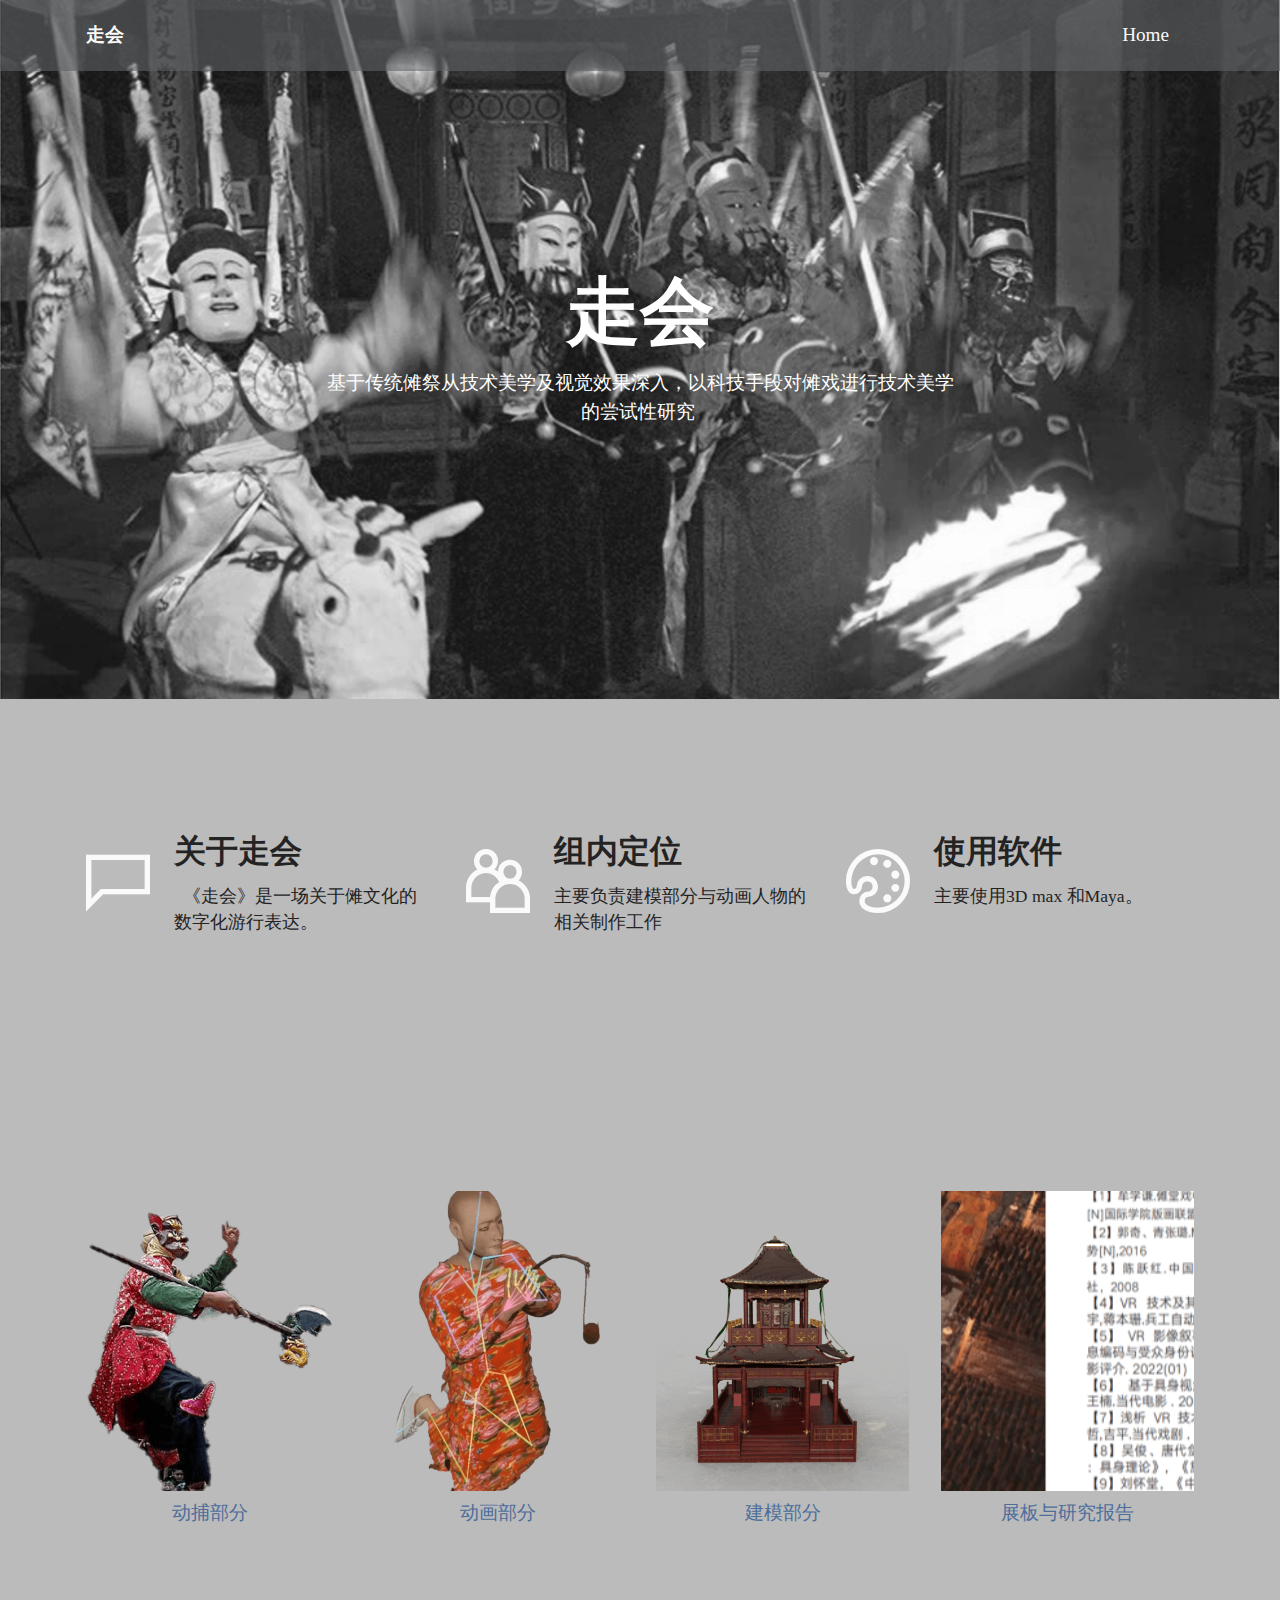
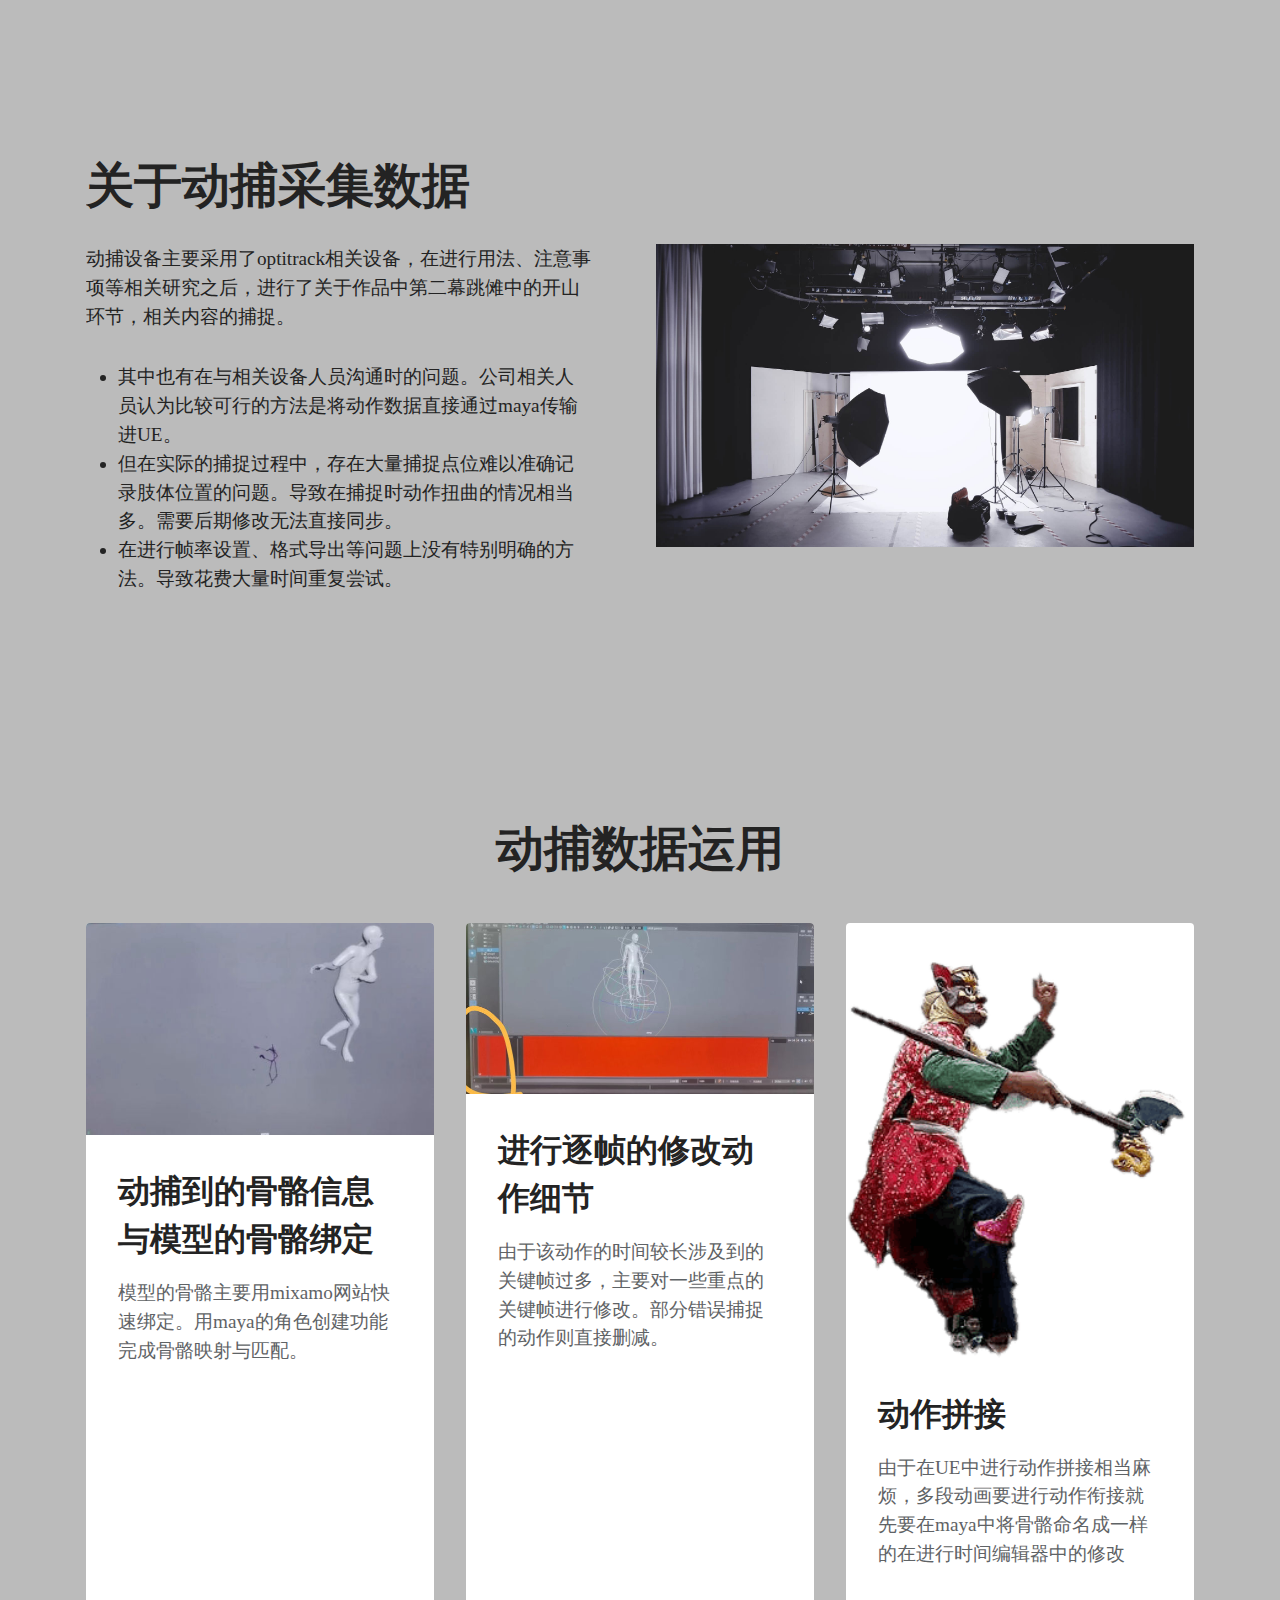
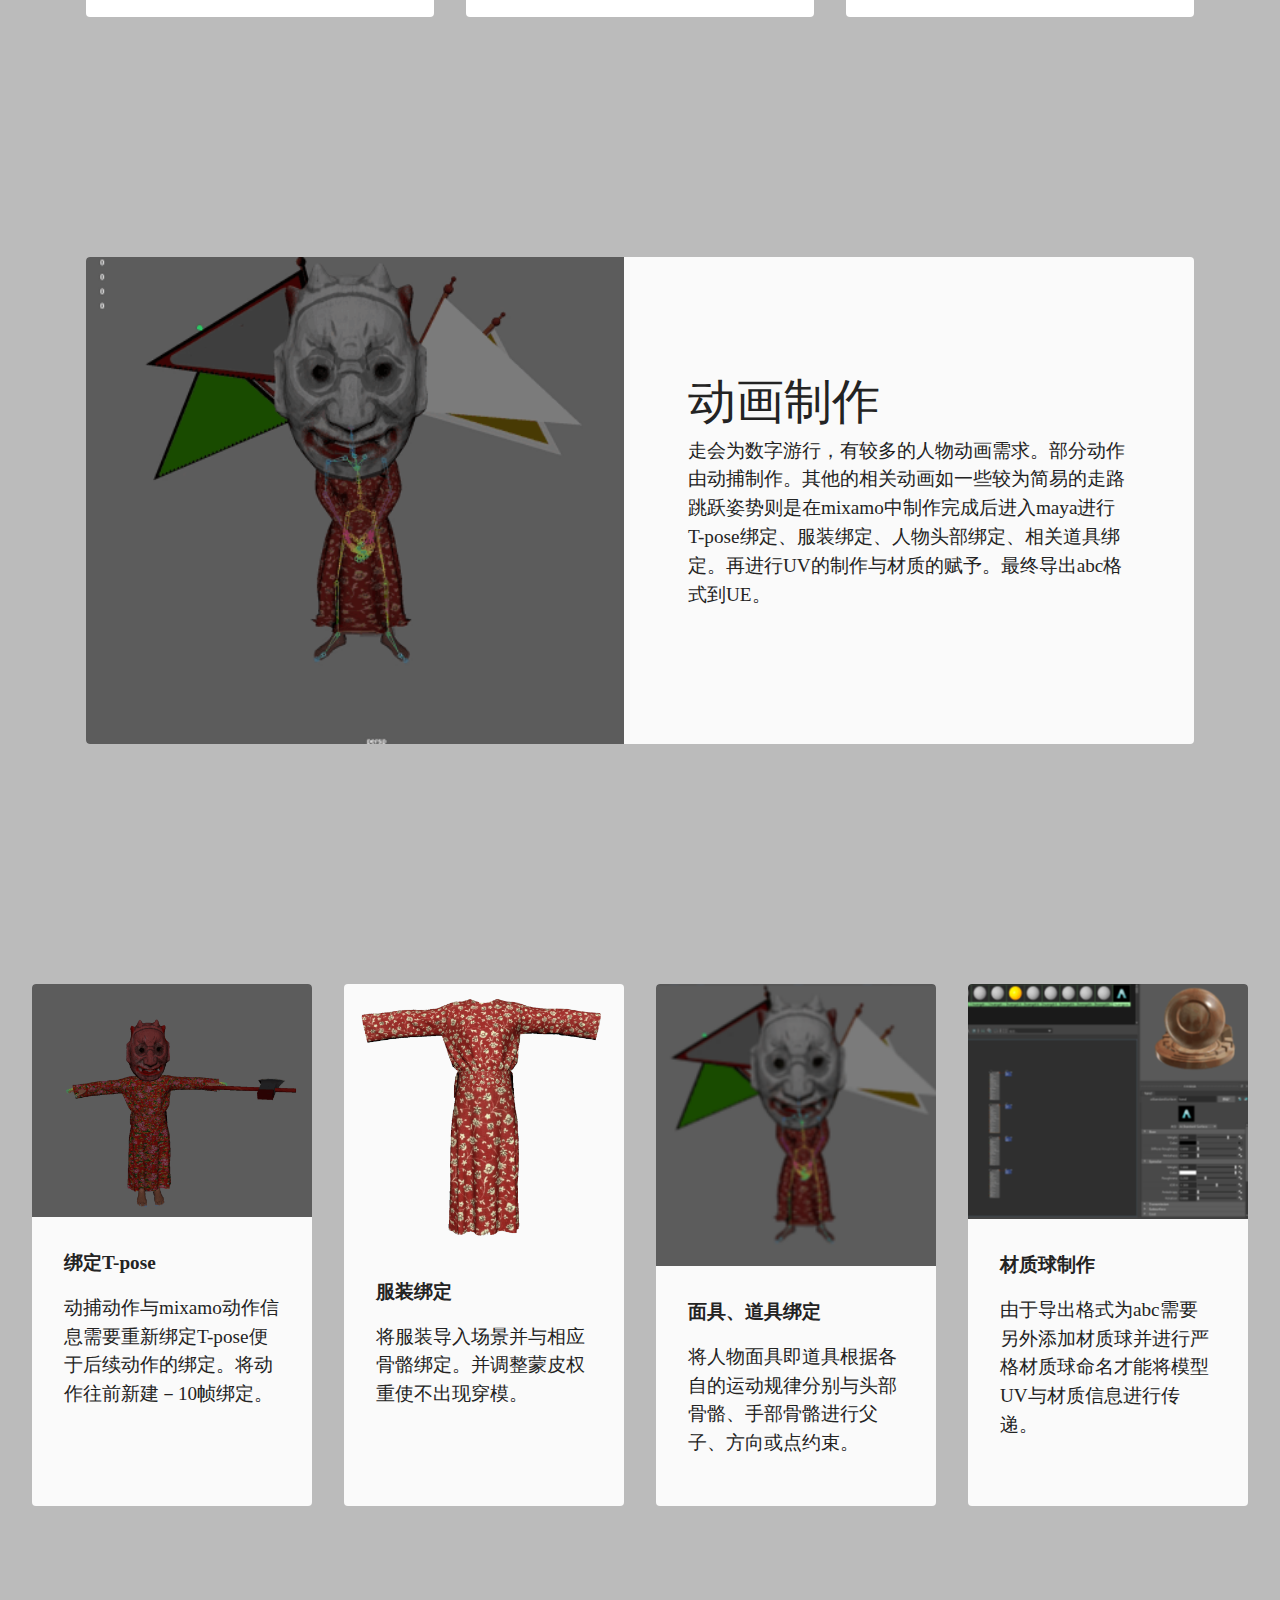
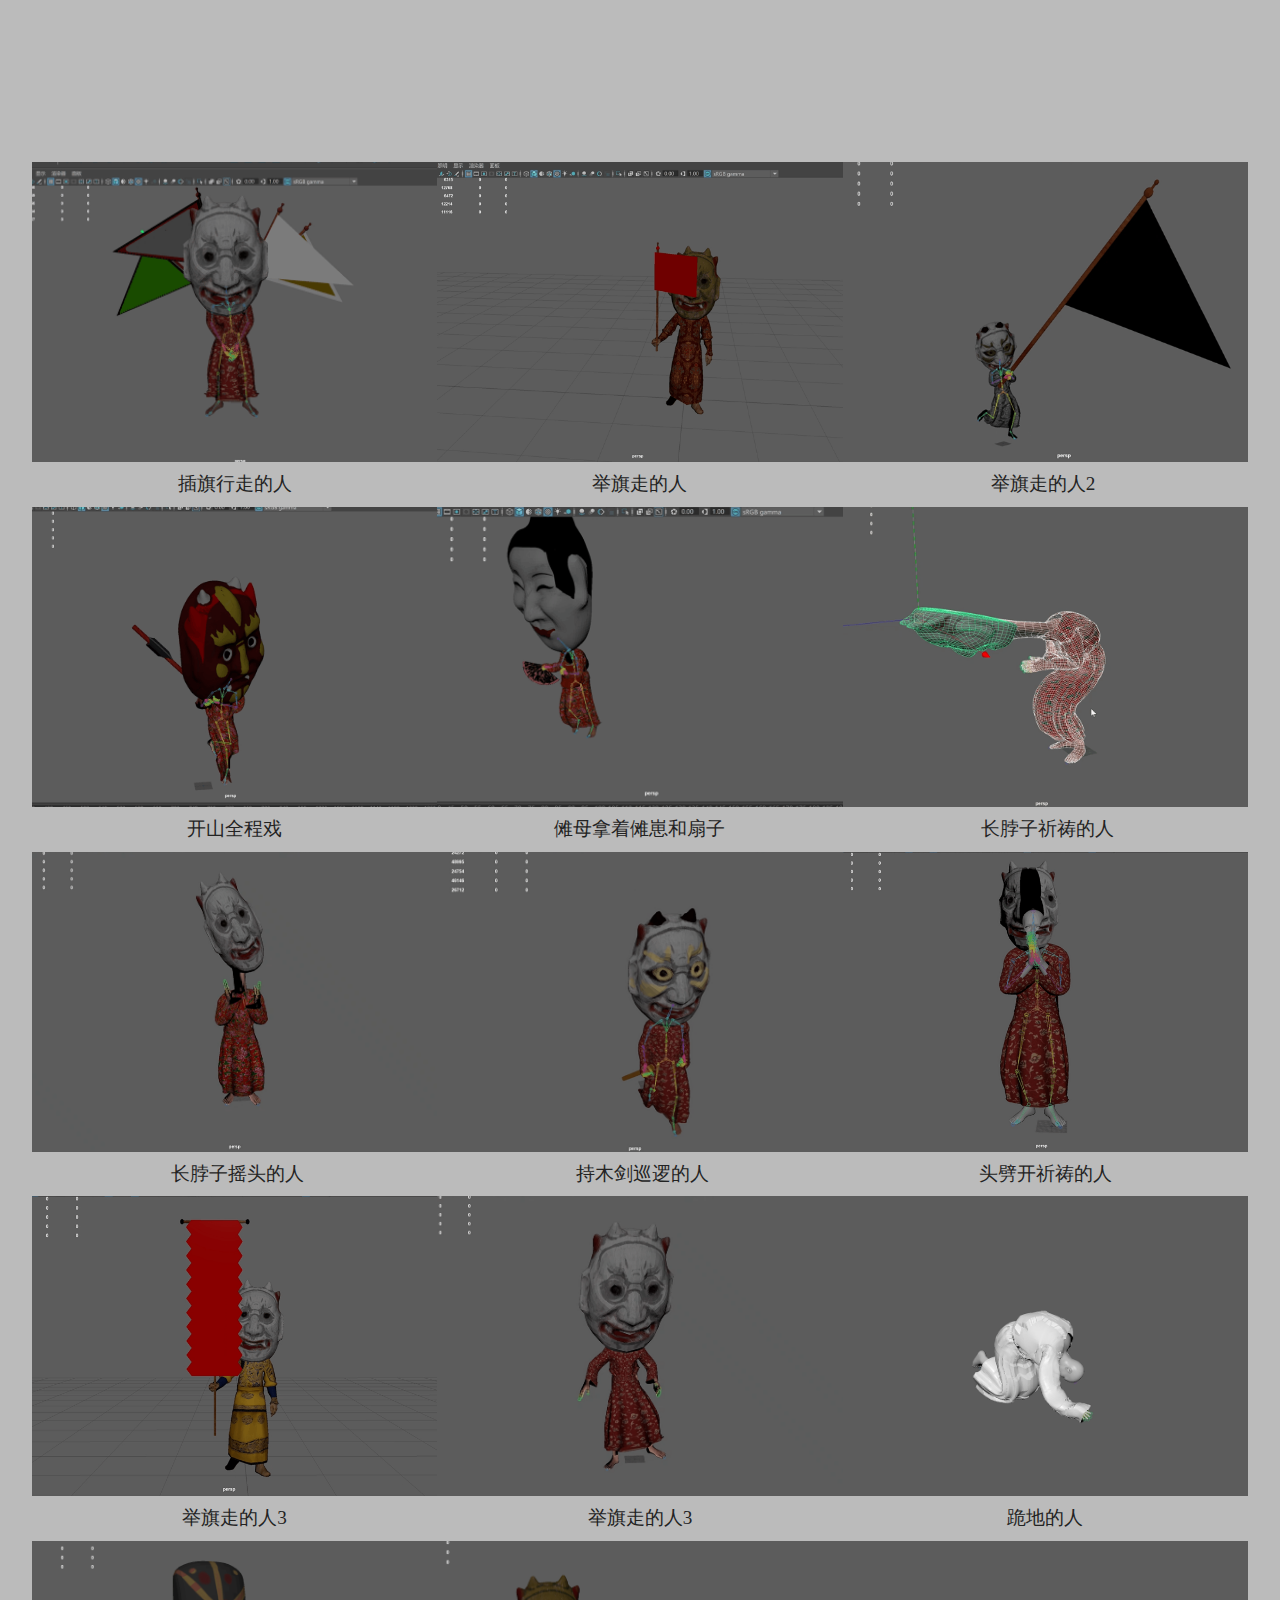
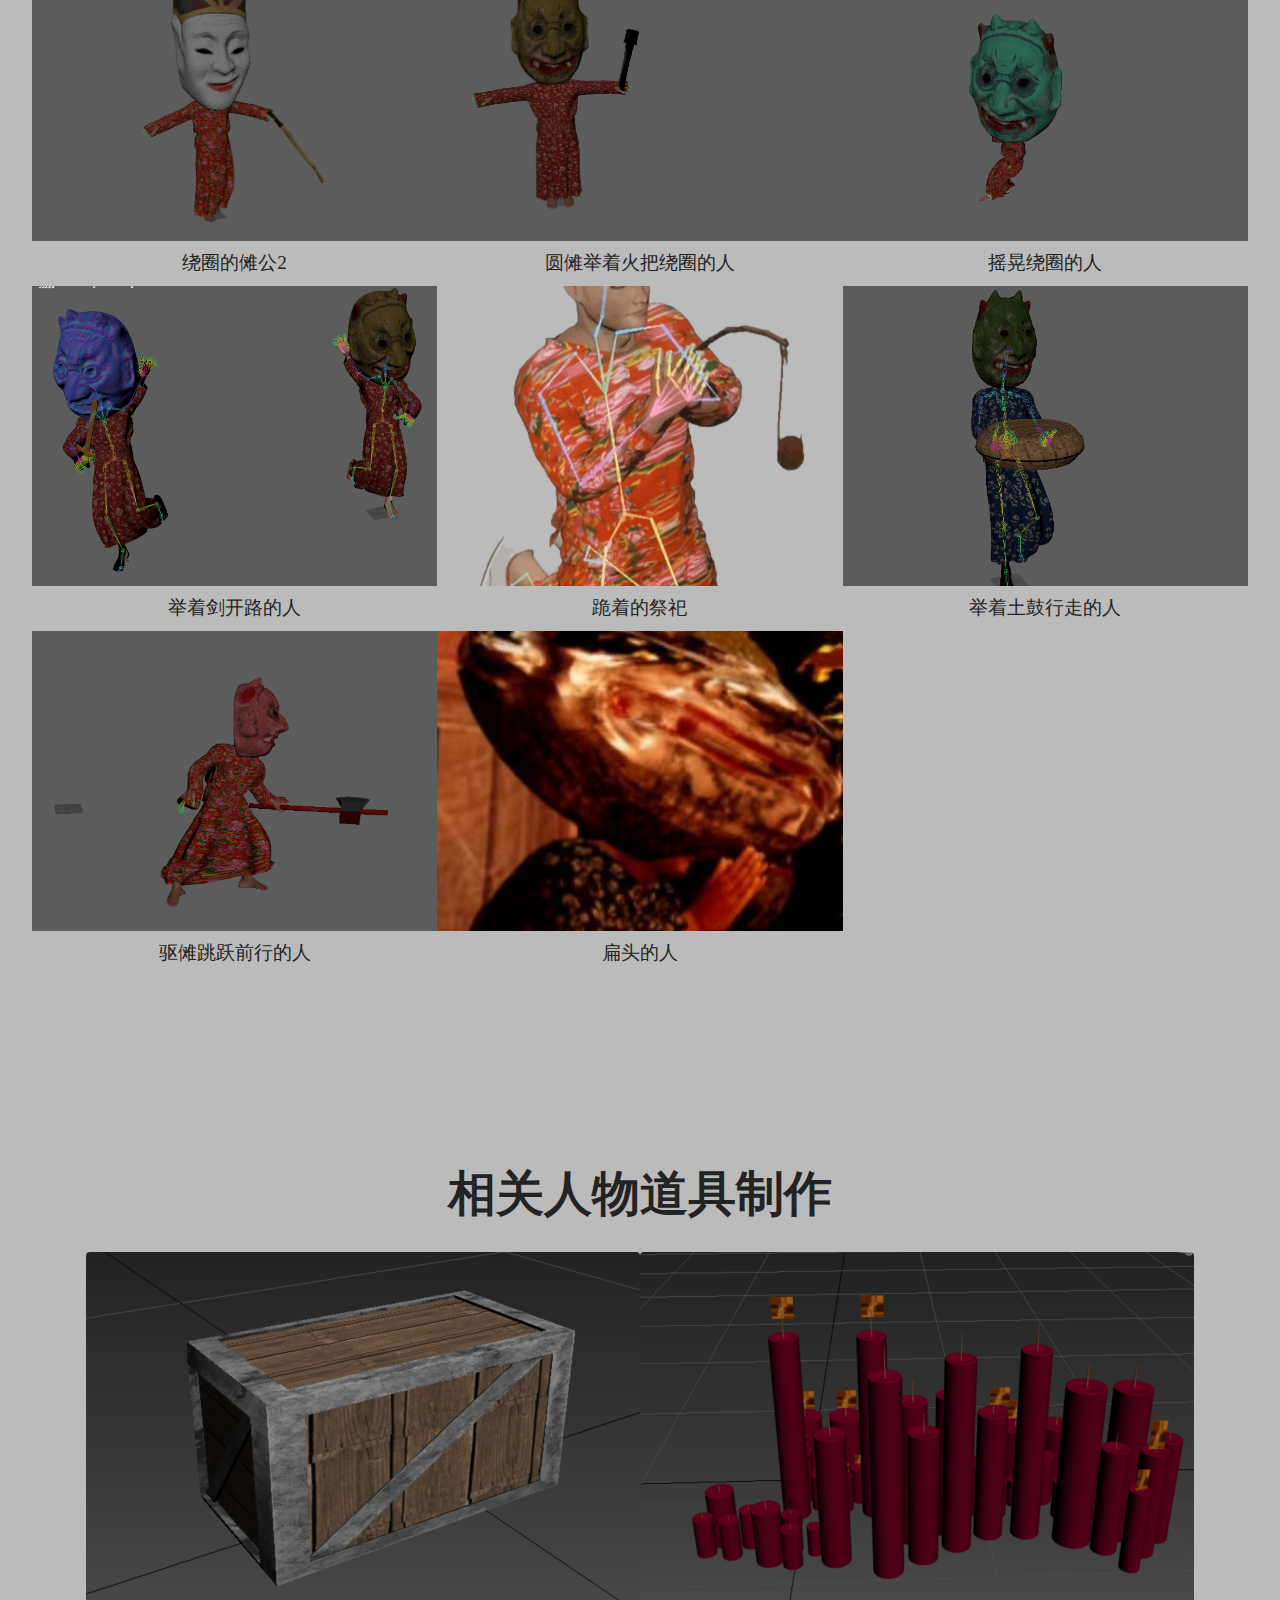
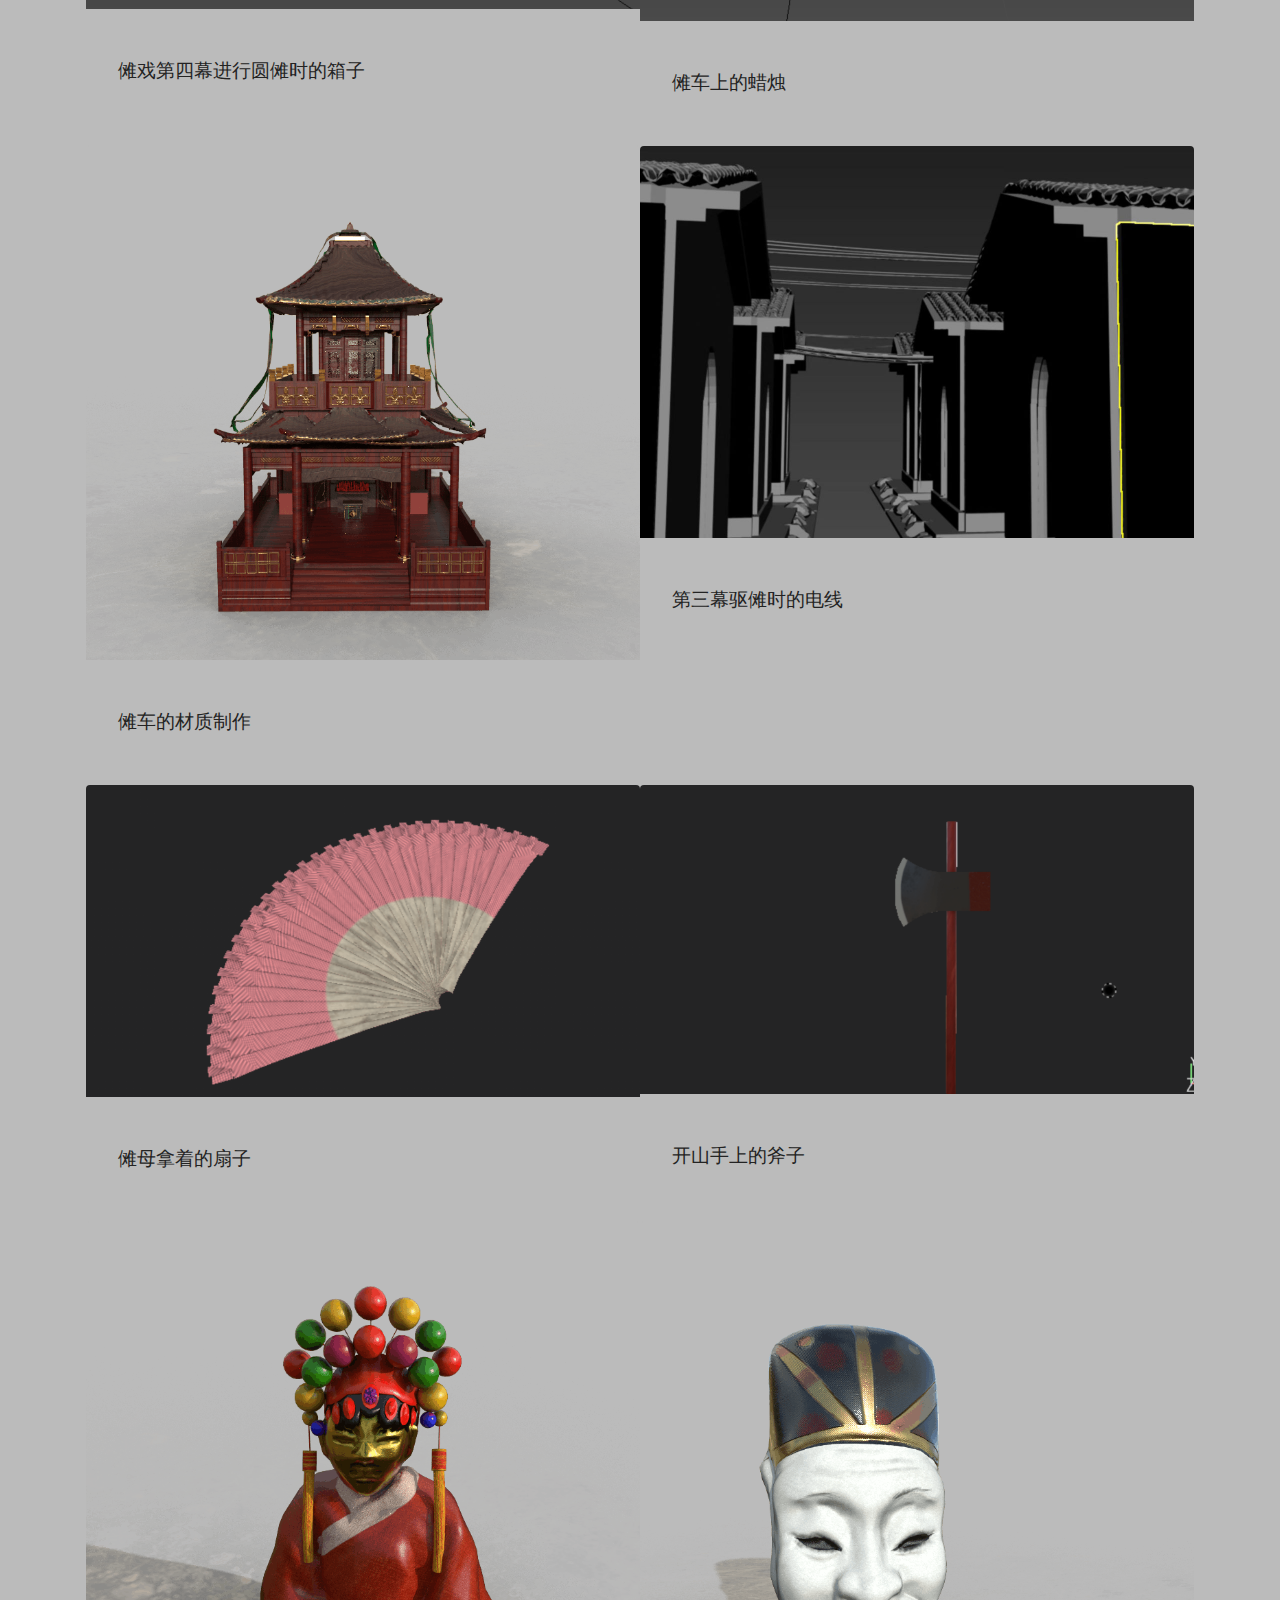
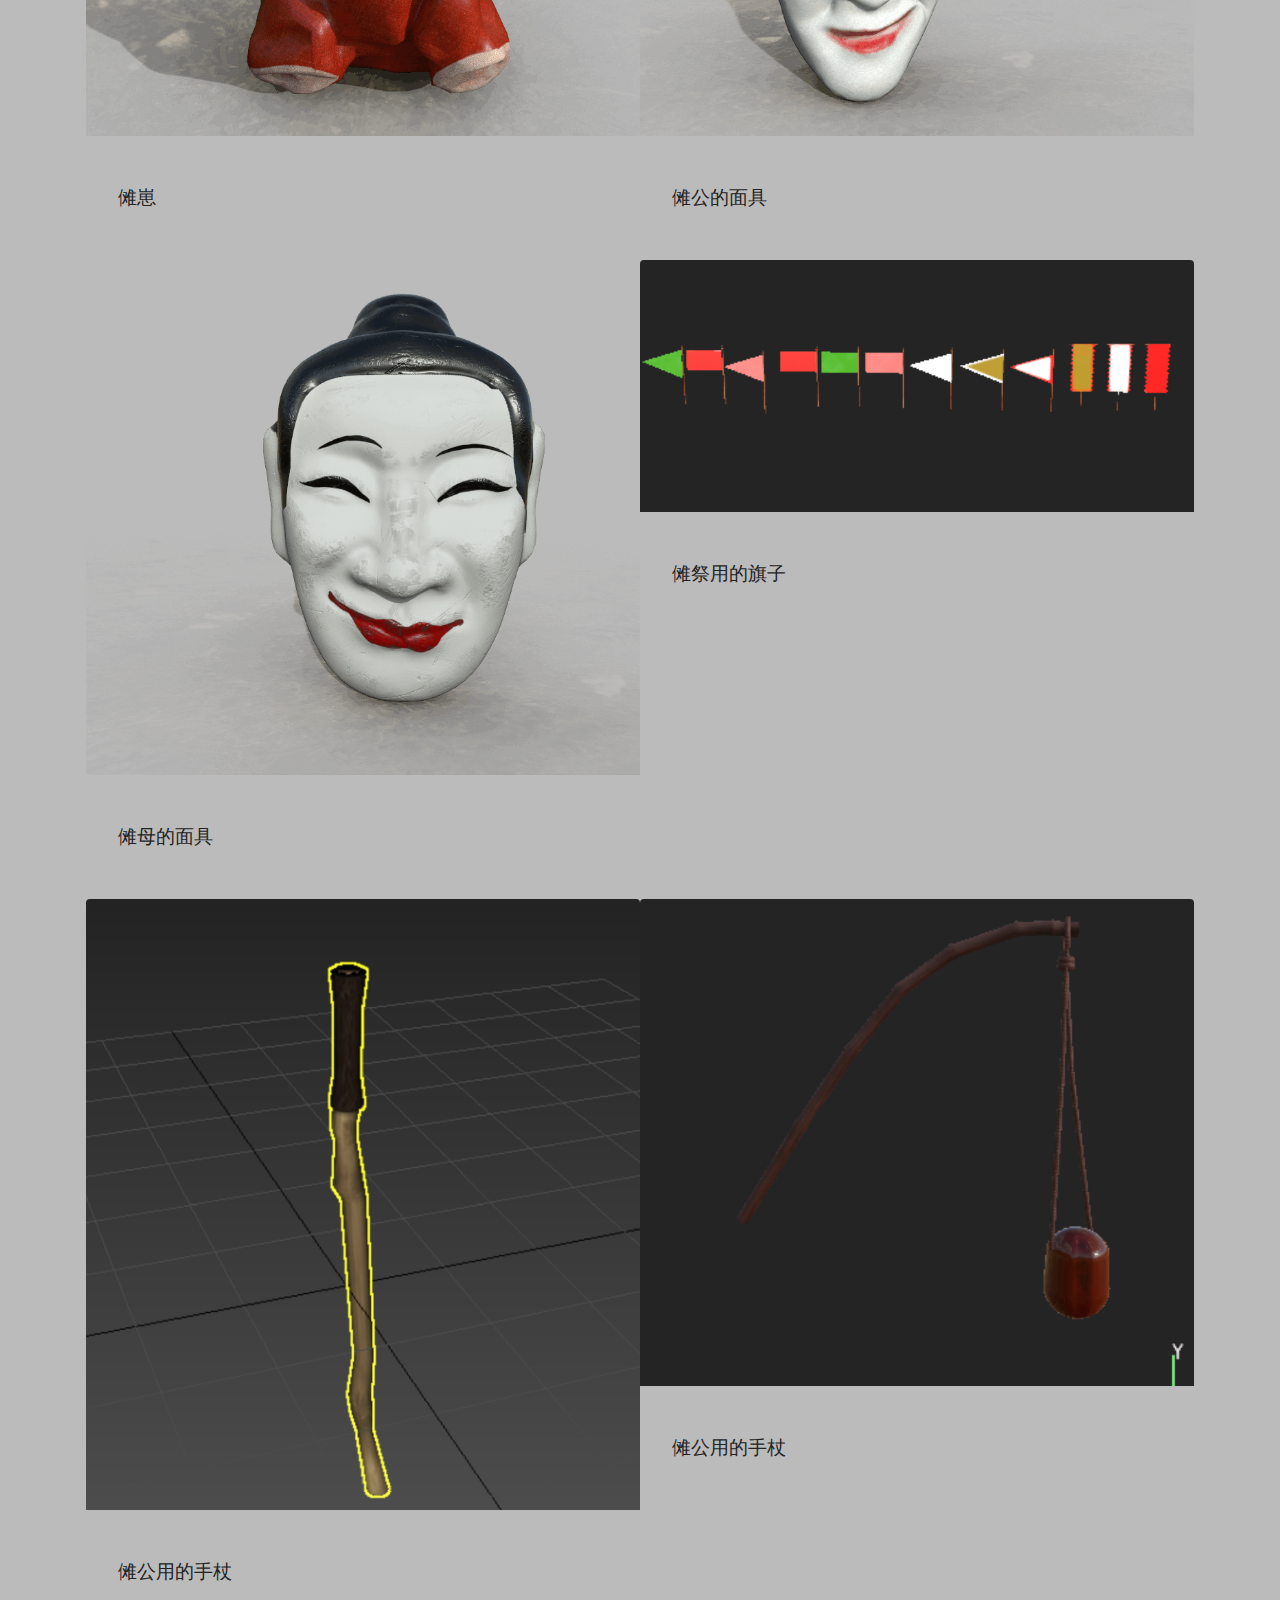
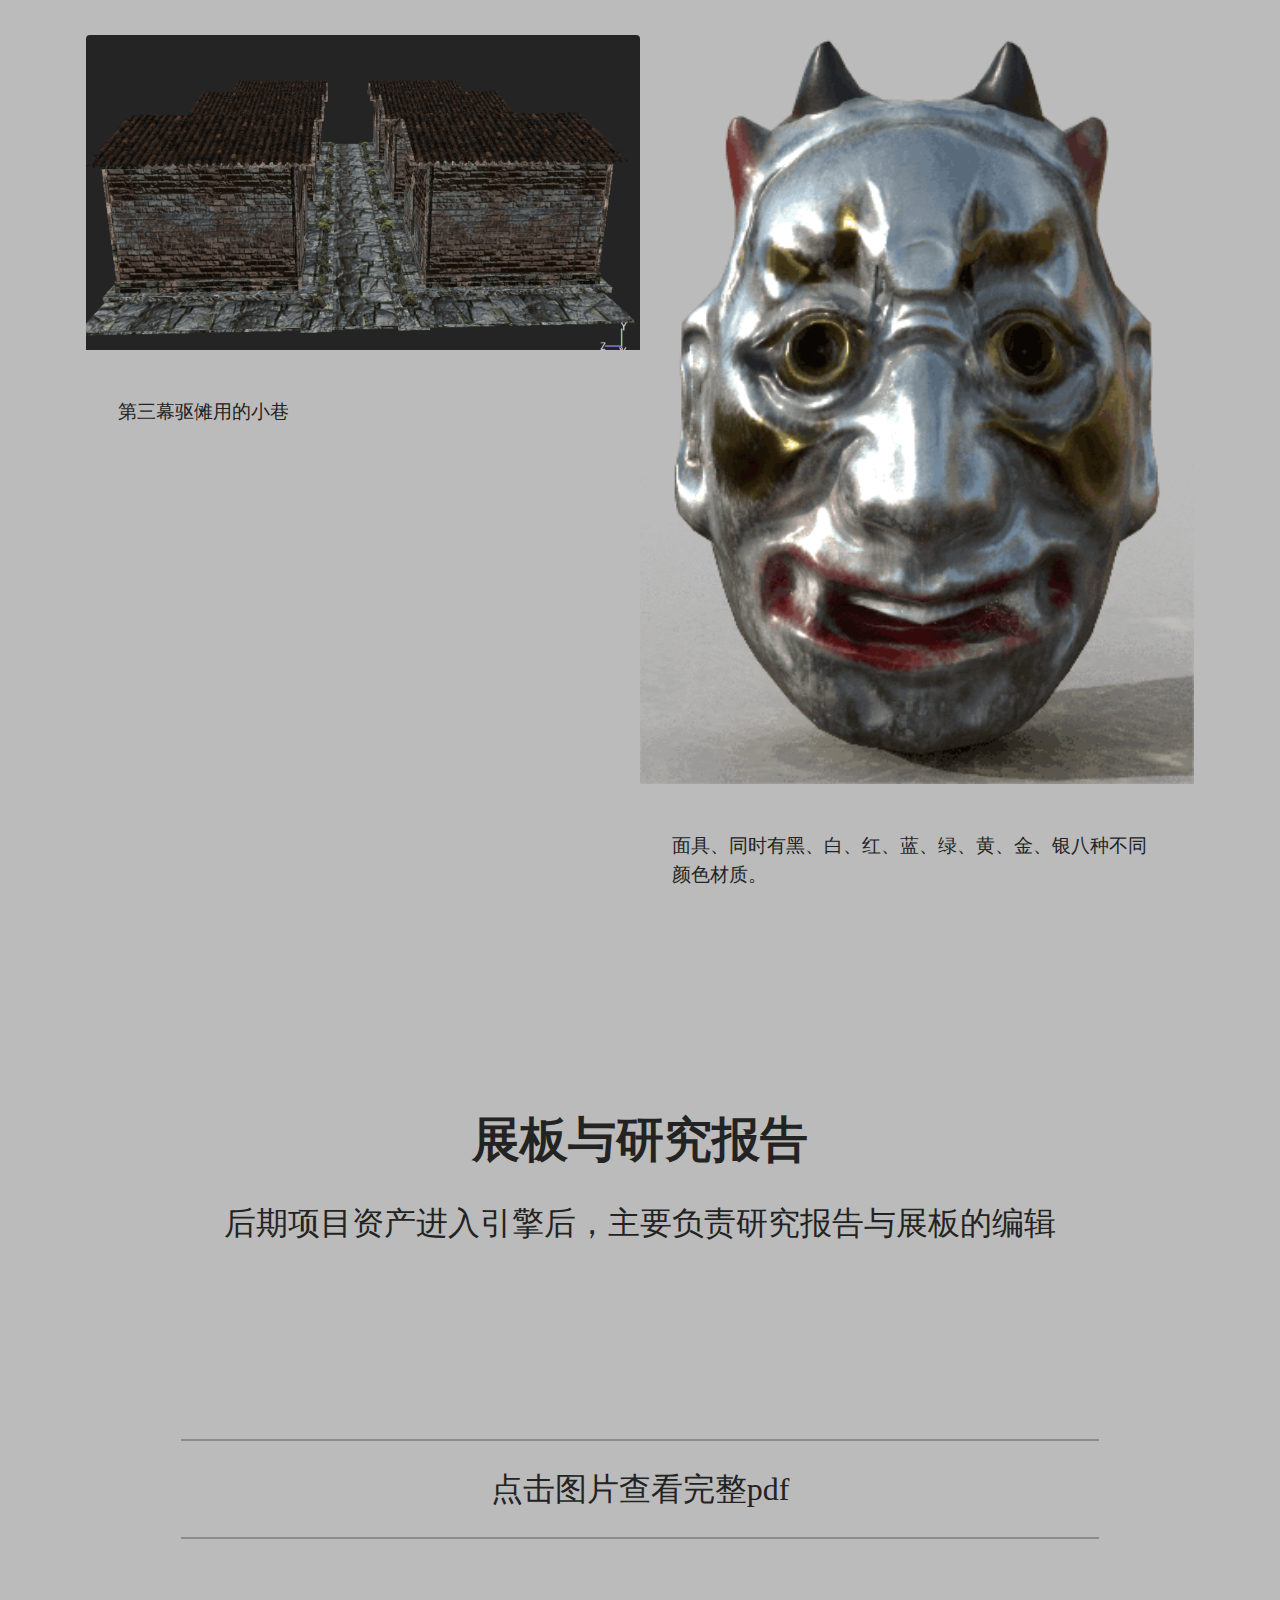
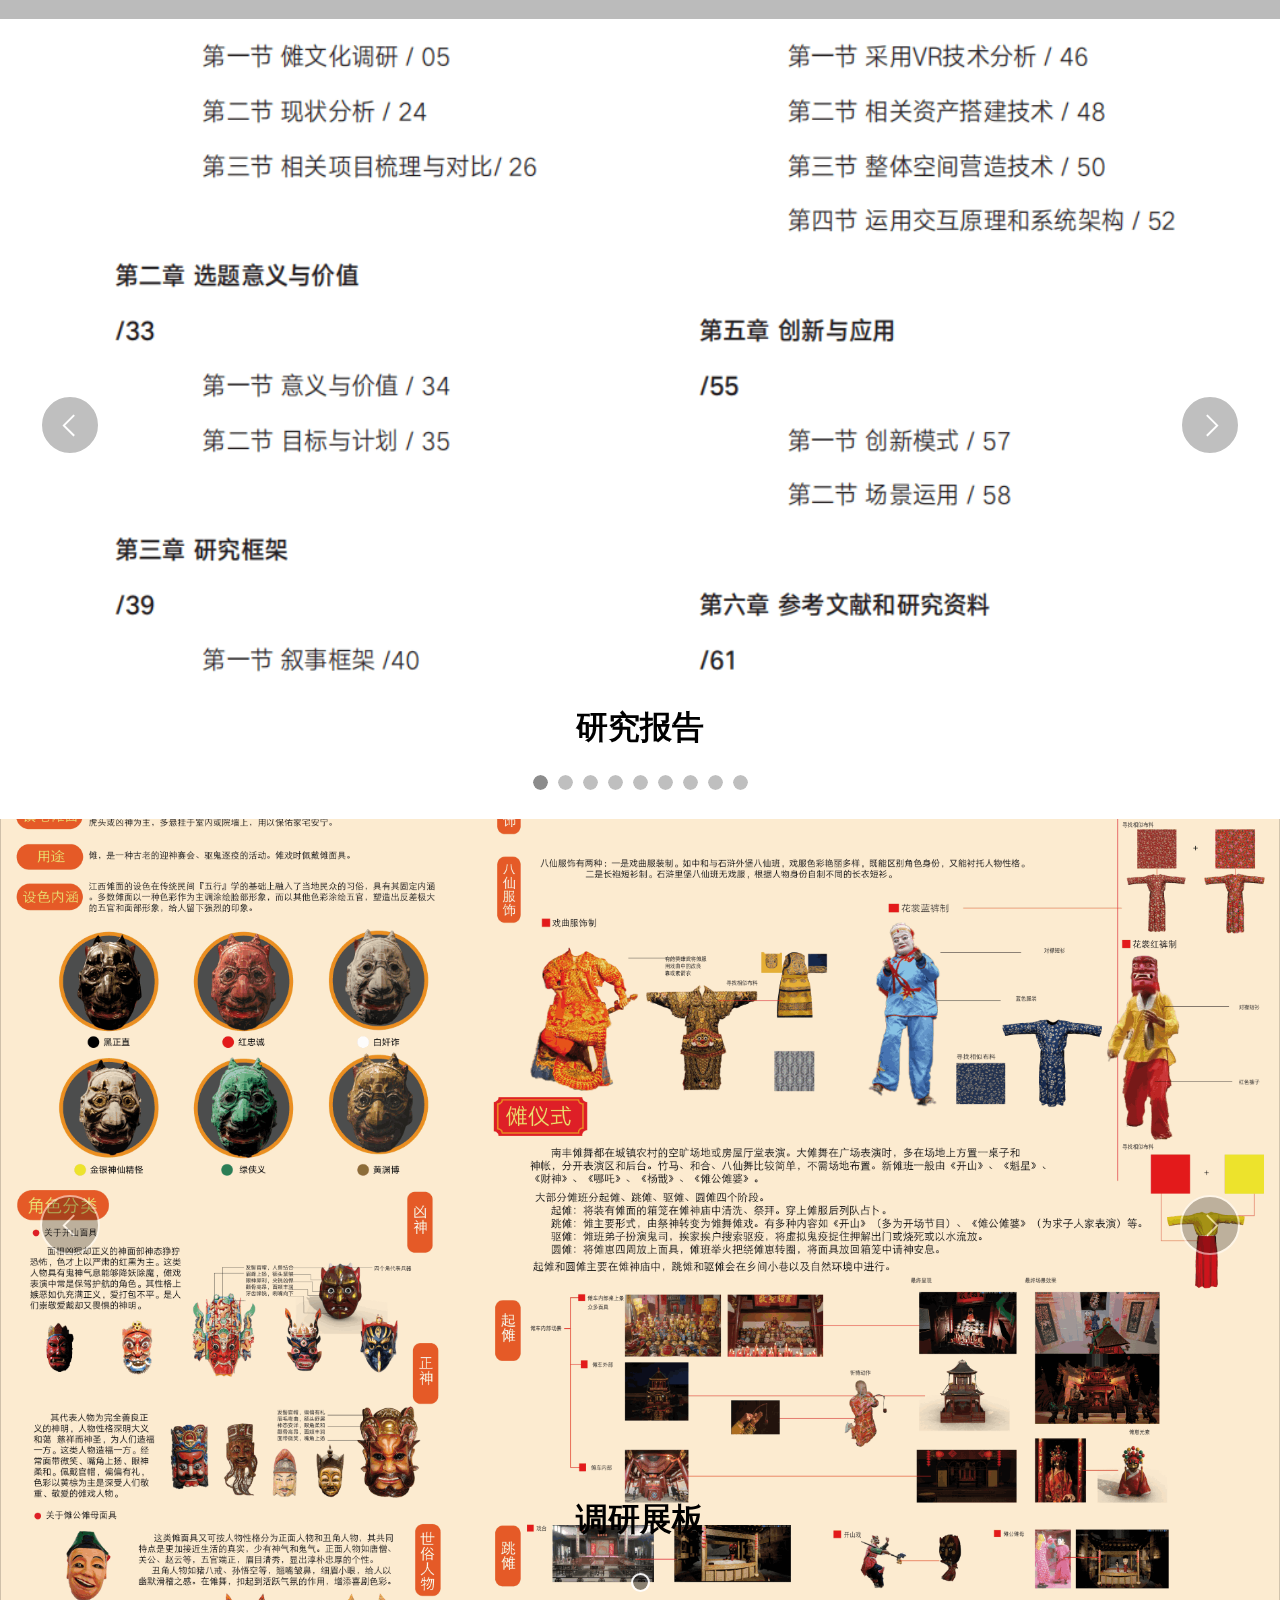
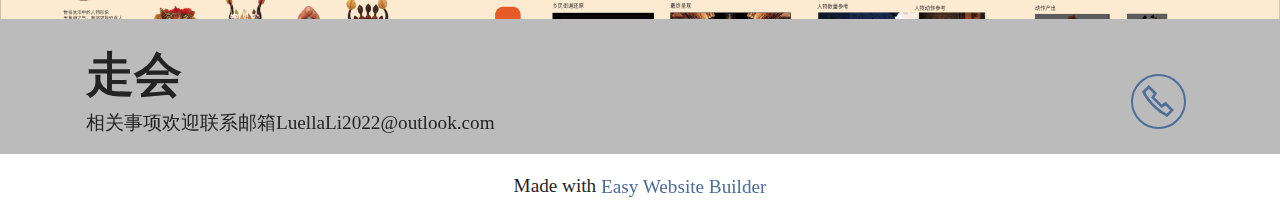
<file: index.html>
<!DOCTYPE html>
<html  >
<head>
  <!-- Site made with Mobirise Website Builder v5.6.11, https://mobirise.com -->
  <meta charset="UTF-8">
  <meta http-equiv="X-UA-Compatible" content="IE=edge">
  <meta name="generator" content="Mobirise v5.6.11, mobirise.com">
  <meta name="twitter:card" content="summary_large_image"/>
  <meta name="twitter:image:src" content="">
  <meta property="og:image" content="">
  <meta name="twitter:title" content="responsibel part">
  <meta name="viewport" content="width=device-width, initial-scale=1, minimum-scale=1">
  <link rel="shortcut icon" href="assets/images/20221212224924-128x195-1.png" type="image/x-icon">
  <meta name="description" content="">
  
  
  <title>responsibel part</title>
  <link rel="stylesheet" href="assets/web/assets/mobirise-icons2/mobirise2.css">
  <link rel="stylesheet" href="assets/bootstrap/css/bootstrap.min.css">
  <link rel="stylesheet" href="assets/bootstrap/css/bootstrap-grid.min.css">
  <link rel="stylesheet" href="assets/bootstrap/css/bootstrap-reboot.min.css">
  <link rel="stylesheet" href="assets/dropdown/css/style.css">
  <link rel="stylesheet" href="assets/socicon/css/styles.css">
  <link rel="stylesheet" href="assets/theme/css/style.css">
  <link rel="preload" as="style" href="assets/mobirise/css/mbr-additional.css"><link rel="stylesheet" href="assets/mobirise/css/mbr-additional.css" type="text/css">
  
  
  
  
</head>
<body>
  
  <section data-bs-version="5.1" class="menu menu1 cid-sFGMsvHDIa" once="menu" id="menu1-1">
    

    <nav class="navbar navbar-dropdown navbar-expand-lg">
        <div class="container">
            <div class="navbar-brand">
                
                <span class="navbar-caption-wrap"><a class="navbar-caption text-white display-7" href="https://mobiri.se">走会</a></span>
            </div>
            <button class="navbar-toggler" type="button" data-toggle="collapse" data-bs-toggle="collapse" data-target="#navbarSupportedContent" data-bs-target="#navbarSupportedContent" aria-controls="navbarNavAltMarkup" aria-expanded="false" aria-label="Toggle navigation">
                <div class="hamburger">
                    <span></span>
                    <span></span>
                    <span></span>
                    <span></span>
                </div>
            </button>
            <div class="collapse navbar-collapse" id="navbarSupportedContent">
                <ul class="navbar-nav nav-dropdown nav-right" data-app-modern-menu="true"><li class="nav-item"><a class="nav-link link text-white text-primary display-7" href="html.html">Home</a></li></ul>
                
                
            </div>
        </div>
    </nav>
</section>

<section data-bs-version="5.1" class="header1 cid-sFGMfPD7iT" id="header1-0">

    

    <div class="mbr-overlay" style="opacity: 0; background-color: rgb(255, 255, 255);"></div>

    <div class="container">
        <div class="row justify-content-center">
            <div class="col-12 col-lg-7">
                <h1 class="mbr-section-title mbr-fonts-style mb-3 display-1"><strong>走会</strong></h1>
                
                <p class="mbr-text mbr-fonts-style display-7">基于传统傩祭从技术美学及视觉效果深入，以科技手段对傩戏进行技术美学的尝试性研究&nbsp;<br></p>
                
            </div>
        </div>
    </div>
</section>

<section data-bs-version="5.1" class="features14 cid-sFGNHRkFsi" id="features15-5">

    
    
    <div class="container">
        <div class="row justify-content-center">
            <div class="card col-12 col-md-6 col-lg-4">
                <div class="card-wrapper">
                    <span class="mbr-iconfont m-auto mobi-mbri-chat mobi-mbri"></span>
                    <div class="card-box">
                        <h4 class="card-title mbr-fonts-style mb-2 display-5"><strong>关于走会</strong></h4>
                        <h5 class="card-text mbr-fonts-style display-4">&nbsp; 《走会》是一场关于傩文化的数字化游行表达。</h5>
                    </div>
                </div>
            </div>
            <div class="card col-12 col-md-6 col-lg-4">
                <div class="card-wrapper">
                    <span class="mbr-iconfont m-auto mobi-mbri-users mobi-mbri"></span>
                    <div class="card-box">
                        <h4 class="card-title mbr-fonts-style mb-2 display-5"><strong>组内定位</strong></h4>
                        <h5 class="card-text mbr-fonts-style display-4">主要负责建模部分与动画人物的相关制作工作</h5>
                    </div>
                </div>
            </div>
            <div class="card col-12 col-md-6 col-lg-4">
                <div class="card-wrapper">
                    <span class="mbr-iconfont m-auto mobi-mbri-change-style mobi-mbri"></span>
                    <div class="card-box">
                        <h4 class="card-title mbr-fonts-style mb-2 display-5"><strong>使用软件</strong></h4>
                        <h5 class="card-text mbr-fonts-style display-4">主要使用3D max 和Maya。</h5>
                    </div>

                </div>
            </div>
            
        </div>
    </div>
</section>

<section data-bs-version="5.1" class="gallery5 mbr-gallery cid-tqFw9tL9xy" id="gallery5-3">
    

    
    

    <div class="container">
        
        <div class="row mbr-gallery mt-4">
            <div class="col-12 col-md-6 col-lg-3 item gallery-image">
                <div class="item-wrapper" data-toggle="modal" data-bs-toggle="modal" data-target="#tqJxAopf5y-modal" data-bs-target="#tqJxAopf5y-modal">
                    <img class="w-100" src="assets/images/t01bc1019b3b4568aa1-283x353.png" alt="Mobirise Website Builder" data-slide-to="0" data-bs-slide-to="0" data-target="#lb-tqJxAopf5y" data-bs-target="#lb-tqJxAopf5y">
                    <div class="icon-wrapper">
                        <span class="mobi-mbri mobi-mbri-search mbr-iconfont mbr-iconfont-btn"></span>
                    </div>
                </div>
                <h6 class="mbr-item-subtitle mbr-fonts-style align-center mb-2 mt-2 display-7"><a href="index.html#features12-6" class="text-primary">动捕部分</a>&nbsp;</h6>
            </div>
            <div class="col-12 col-md-6 col-lg-3 item gallery-image">
                <div class="item-wrapper" data-toggle="modal" data-bs-toggle="modal" data-target="#tqJxAopf5y-modal" data-bs-target="#tqJxAopf5y-modal">
                    <img class="w-100" src="assets/images/7994241c35a81f2787cbf9b9103e0a4-506x728.png" alt="Mobirise Website Builder" data-slide-to="1" data-bs-slide-to="1" data-target="#lb-tqJxAopf5y" data-bs-target="#lb-tqJxAopf5y">
                    <div class="icon-wrapper">
                        <span class="mobi-mbri mobi-mbri-search mbr-iconfont mbr-iconfont-btn"></span>
                    </div>
                </div>
                <h6 class="mbr-item-subtitle mbr-fonts-style align-center mb-2 mt-2 display-7"><a href="index.html#features7-7" class="text-primary">动画部分</a></h6>
            </div>
            <div class="col-12 col-md-6 col-lg-3 item gallery-image">
                <div class="item-wrapper" data-toggle="modal" data-bs-toggle="modal" data-target="#tqJxAopf5y-modal" data-bs-target="#tqJxAopf5y-modal">
                    <img class="w-100" src="assets/images/che-506x470.png" alt="Mobirise Website Builder" data-slide-to="2" data-bs-slide-to="2" data-target="#lb-tqJxAopf5y" data-bs-target="#lb-tqJxAopf5y">
                    <div class="icon-wrapper">
                        <span class="mobi-mbri mobi-mbri-search mbr-iconfont mbr-iconfont-btn"></span>
                    </div>
                </div>
                <h6 class="mbr-item-subtitle mbr-fonts-style align-center mb-2 mt-2 display-7">
                    <a href="index.html#gallery1-0" class="text-primary">建模部分</a></h6>
            </div>
            <div class="col-12 col-md-6 col-lg-3 item gallery-image">
                <div class="item-wrapper" data-toggle="modal" data-bs-toggle="modal" data-target="#tqJxAopf5y-modal" data-bs-target="#tqJxAopf5y-modal">
                    <img class="w-100" src="assets/images/-2022-12-22-005153-506x701.png" alt="Mobirise Website Builder" data-slide-to="3" data-bs-slide-to="3" data-target="#lb-tqJxAopf5y" data-bs-target="#lb-tqJxAopf5y">
                    <div class="icon-wrapper">
                        <span class="mobi-mbri mobi-mbri-search mbr-iconfont mbr-iconfont-btn"></span>
                    </div>
                </div>
                <h6 class="mbr-item-subtitle mbr-fonts-style align-center mb-2 mt-2 display-7">
                    <a href="index.html#content4-6" class="text-primary">展板与研究报告</a></h6>
            </div>
        </div>

        <div class="modal mbr-slider" tabindex="-1" role="dialog" aria-hidden="true" id="tqJxAopf5y-modal">
            <div class="modal-dialog" role="document">
                <div class="modal-content">
                    <div class="modal-body">
                        <div class="carousel slide" id="lb-tqJxAopf5y" data-interval="5000" data-bs-interval="5000">
                            <div class="carousel-inner">
                                <div class="carousel-item active">
                                    <img class="d-block w-100" src="assets/images/t01bc1019b3b4568aa1-283x353.png" alt="Mobirise Website Builder">
                                </div>
                                <div class="carousel-item">
                                    <img class="d-block w-100" src="assets/images/7994241c35a81f2787cbf9b9103e0a4-506x728.png" alt="Mobirise Website Builder">
                                </div>
                                <div class="carousel-item">
                                    <img class="d-block w-100" src="assets/images/che-506x470.png" alt="Mobirise Website Builder">
                                </div>
                                <div class="carousel-item">
                                    <img class="d-block w-100" src="assets/images/-2022-12-22-005153-506x701.png" alt="Mobirise Website Builder">
                                </div>
                            </div>
                            <ol class="carousel-indicators">
                                <li data-slide-to="0" data-bs-slide-to="0" class="active" data-target="#lb-tqJxAopf5y" data-bs-target="#lb-tqJxAopf5y"></li>
                                <li data-slide-to="1" data-bs-slide-to="1" data-target="#lb-tqJxAopf5y" data-bs-target="#lb-tqJxAopf5y"></li>
                                <li data-slide-to="2" data-bs-slide-to="2" data-target="#lb-tqJxAopf5y" data-bs-target="#lb-tqJxAopf5y"></li>
                                <li data-slide-to="3" data-bs-slide-to="3" data-target="#lb-tqJxAopf5y" data-bs-target="#lb-tqJxAopf5y"></li>
                            </ol>
                            <a role="button" href="" class="close" data-dismiss="modal" data-bs-dismiss="modal" aria-label="Close">
                            </a>
                            <a class="carousel-control-prev carousel-control" role="button" data-slide="prev" data-bs-slide="prev" href="#lb-tqJxAopf5y">
                                <span class="mobi-mbri mobi-mbri-arrow-prev" aria-hidden="true"></span>
                                <span class="sr-only visually-hidden">Previous</span>
                            </a>
                            <a class="carousel-control-next carousel-control" role="button" data-slide="next" data-bs-slide="next" href="#lb-tqJxAopf5y">
                                <span class="mobi-mbri mobi-mbri-arrow-next" aria-hidden="true"></span>
                                <span class="sr-only visually-hidden">Next</span>
                            </a>
                        </div>
                    </div>
                </div>
            </div>
        </div>
    </div>
</section>

<section data-bs-version="5.1" class="features11 cid-sFGOTvnvck" id="features12-6">

    
    
    <div class="container">
        <div class="row align-items-center">
            <div class="col-12 col-lg">
                <div class="card-wrapper">
                    <div class="card-box">
                        <h4 class="card-title mbr-fonts-style mb-4 display-2">
                            <strong>关于动捕采集数据</strong></h4>
                        <p class="mbr-text mbr-fonts-style mb-4 display-7">
                            动捕设备主要采用了optitrack相关设备，在进行用法、注意事项等相关研究之后，进行了关于作品中第二幕跳傩中的开山环节，相关内容的捕捉。<br></p>
                        <div class="mbr-text mbr-fonts-style counter-container display-7">
                            <ul>
                                <li>其中也有在与相关设备人员沟通时的问题。公司相关人员认为比较可行的方法是将动作数据直接通过maya传输进UE。</li><li>但在实际的捕捉过程中，存在大量捕捉点位难以准确记录肢体位置的问题。导致在捕捉时动作扭曲的情况相当多。需要后期修改无法直接同步。</li><li>在进行帧率设置、格式导出等问题上没有特别明确的方法。导致花费大量时间重复尝试。</li>
                            </ul>
                        </div>
                        
                    </div>
                </div>
            </div>
            <div class="col-12 col-lg-6 md-pb">
                <div class="image-wrapper">
                    <img src="assets/images/mbr-2.jpg" alt="Mobirise Website Builder">
                </div>
            </div>
        </div>
    </div>
</section>

<section data-bs-version="5.1" class="features3 cid-sFGNGNNW5A" id="features3-4">
    
    
    <div class="container">
        <div class="mbr-section-head">
            <h4 class="mbr-section-title mbr-fonts-style align-center mb-5 display-2"><strong>动捕数据运用</strong></h4>
            
        </div>
        <div class="row mt-4">
            <div class="item features-image сol-12 col-md-6 col-lg-4">
                <div class="item-wrapper">
                    <div class="item-img">
                        <img src="assets/images/d198f1d6b8840bf66fa4862ae6a2013-556x338.jpg" alt="Mobirise Website Builder">
                    </div>
                    <div class="item-content">
                        <h5 class="item-title mbr-fonts-style display-5"><strong>动捕到的骨骼信息与模型的骨骼绑定</strong></h5>
                        
                        <p class="mbr-text mbr-fonts-style mt-3 display-7">模型的骨骼主要用mixamo网站快速绑定。用maya的角色创建功能完成骨骼映射与匹配。</p>
                    </div>
                    
                </div>
            </div>
            <div class="item features-image сol-12 col-md-6 col-lg-4">
                <div class="item-wrapper">
                    <div class="item-img">
                        <img src="assets/images/-20221221162500-696x341.jpg" alt="Mobirise Website Builder">
                    </div>
                    <div class="item-content">
                        <h5 class="item-title mbr-fonts-style display-5"><strong>进行逐帧的修改动作细节</strong></h5>
                        
                        <p class="mbr-text mbr-fonts-style mt-3 display-7">由于该动作的时间较长涉及到的关键帧过多，主要对一些重点的关键帧进行修改。部分错误捕捉的动作则直接删减。</p>
                    </div>
                    
                </div>
            </div>
            <div class="item features-image сol-12 col-md-6 col-lg-4">
                <div class="item-wrapper">
                    <div class="item-img">
                        <img src="assets/images/t01bc1019b3b4568aa1-283x353.png" alt="Mobirise Website Builder">
                    </div>
                    <div class="item-content">
                        <h5 class="item-title mbr-fonts-style display-5"><div><strong>动作拼接</strong></div></h5>
                        
                        <p class="mbr-text mbr-fonts-style mt-3 display-7">由于在UE中进行动作拼接相当麻烦，多段动画要进行动作衔接就先要在maya中将骨骼命名成一样的在进行时间编辑器中的修改<br></p>
                    </div>
                    
                </div>
            </div>
        </div>
    </div>
</section>

<section data-bs-version="5.1" class="features6 cid-sFGS12H2E8" id="features7-7">
    <!---->
    

    
    <div class="container">
        <div class="card-wrapper">
            <div class="row align-items-center">
                <div class="col-12 col-lg-6">
                    <div class="image-wrapper">
                        <img src="assets/images/-2022-12-21-212338-1076x526.png" alt="Mobirise Website Builder">
                    </div>
                </div>
                <div class="col-12 col-lg">
                    <div class="text-box">
                        <h5 class="mbr-title mbr-fonts-style display-2">动画制作</h5>
                        <p class="mbr-text mbr-fonts-style display-7">走会为数字游行，有较多的人物动画需求。部分动作由动捕制作。其他的相关动画如一些较为简易的走路跳跃姿势则是在mixamo中制作完成后进入maya进行T-pose绑定、服装绑定、人物头部绑定、相关道具绑定。再进行UV的制作与材质的赋予。最终导出abc格式到UE。</p>
                        
                        
                    </div>
                </div>
            </div>
        </div>
    </div>
</section>

<section data-bs-version="5.1" class="gallery3 cid-tqFm3xf8eC" id="gallery3-1">
    
    
    <div class="container-fluid">
        
        <div class="row mt-4">
            <div class="item features-image сol-12 col-md-6 col-lg-3 active">
                <div class="item-wrapper">
                    <div class="item-img">
                        <img src="assets/images/-2022-12-22-004240-513x426.png" alt="Mobirise Website Builder">
                    </div>
                    <div class="item-content">
                        <h5 class="item-title mbr-fonts-style display-7"><strong>绑定T-pose</strong></h5>
                        
                        <p class="mbr-text mbr-fonts-style mt-3 display-7">动捕动作与mixamo动作信息需要重新绑定T-pose便于后续动作的绑定。将动作往前新建－10帧绑定。</p>
                    </div>
                    
                </div>
            </div>
            <div class="item features-image сol-12 col-md-6 col-lg-3">
                <div class="item-wrapper">
                    <div class="item-img">
                        <img src="assets/images/2-513x479.png" alt="Mobirise Website Builder">
                    </div>
                    <div class="item-content">
                        <h5 class="item-title mbr-fonts-style display-7"><strong>服装绑定</strong></h5>
                        
                        <p class="mbr-text mbr-fonts-style mt-3 display-7">将服装导入场景并与相应骨骼绑定。并调整蒙皮权重使不出现穿模。</p>
                    </div>
                    
                </div>
            </div>
            <div class="item features-image сol-12 col-md-6 col-lg-3">
                <div class="item-wrapper">
                    <div class="item-img">
                        <img src="assets/images/-2022-12-21-212338-513x251.png" alt="Mobirise Website Builder" data-slide-to="2" data-bs-slide-to="2">
                    </div>
                    <div class="item-content">
                        <h5 class="item-title mbr-fonts-style display-7"><strong>面具、道具绑定</strong></h5>
                        
                        <p class="mbr-text mbr-fonts-style mt-3 display-7">
                            将人物面具即道具根据各自的运动规律分别与头部骨骼、手部骨骼进行父子、方向或点约束。</p>
                    </div>
                    
                </div>
            </div><div class="item features-image сol-12 col-md-6 col-lg-3">
                <div class="item-wrapper">
                    <div class="item-img">
                        <img src="assets/images/-2022-12-15-234007-513x253.png" alt="Mobirise Website Builder" title="" data-slide-to="3" data-bs-slide-to="3">
                    </div>
                    <div class="item-content">
                        <h5 class="item-title mbr-fonts-style display-7"><strong>材质球制作</strong></h5>
                        
                        <p class="mbr-text mbr-fonts-style mt-3 display-7">由于导出格式为abc需要另外添加材质球并进行严格材质球命名才能将模型UV与材质信息进行传递。</p>
                    </div>
                    
                </div>
            </div>
            
        </div>
    </div>
</section>

<section data-bs-version="5.1" class="gallery4 mbr-gallery cid-sFGSX04rSl" id="gallery4-b">
    

    

    <div class="container-fluid">
        
        <div class="row mbr-gallery mt-4">
            <div class="col-12 col-md-6 col-lg-4 item gallery-image">
                <div class="item-wrapper" data-toggle="modal" data-bs-toggle="modal" data-target="#tqJxAqcXVa-modal" data-bs-target="#tqJxAqcXVa-modal">
                    <img class="w-100" src="assets/images/-2022-12-21-212338-748x366.png" alt="Mobirise Website Builder" data-slide-to="0" data-bs-slide-to="0" data-target="#lb-tqJxAqcXVa" data-bs-target="#lb-tqJxAqcXVa">
                    <div class="icon-wrapper">
                        <span class="mobi-mbri mobi-mbri-search mbr-iconfont mbr-iconfont-btn"></span>
                    </div>
                </div>
                <h6 class="mbr-item-subtitle mbr-fonts-style align-center mb-2 mt-2 display-7">
                    插旗行走的人</h6>
            </div>
            <div class="col-12 col-md-6 col-lg-4 item gallery-image">
                <div class="item-wrapper" data-toggle="modal" data-bs-toggle="modal" data-target="#tqJxAqcXVa-modal" data-bs-target="#tqJxAqcXVa-modal">
                    <img class="w-100" src="assets/images/-2022-12-21-215952-748x467.png" alt="Mobirise Website Builder" data-slide-to="1" data-bs-slide-to="1" data-target="#lb-tqJxAqcXVa" data-bs-target="#lb-tqJxAqcXVa">
                    <div class="icon-wrapper">
                        <span class="mobi-mbri mobi-mbri-search mbr-iconfont mbr-iconfont-btn"></span>
                    </div>
                </div>
                <h6 class="mbr-item-subtitle mbr-fonts-style align-center mb-2 mt-2 display-7">
                    举旗走的人</h6>
            </div>
            <div class="col-12 col-md-6 col-lg-4 item gallery-image">
                <div class="item-wrapper" data-toggle="modal" data-bs-toggle="modal" data-target="#tqJxAqcXVa-modal" data-bs-target="#tqJxAqcXVa-modal">
                    <img class="w-100" src="assets/images/-2022-12-21-220106-748x437.png" alt="Mobirise Website Builder" data-slide-to="2" data-bs-slide-to="2" data-target="#lb-tqJxAqcXVa" data-bs-target="#lb-tqJxAqcXVa">
                    <div class="icon-wrapper">
                        <span class="mobi-mbri mobi-mbri-search mbr-iconfont mbr-iconfont-btn"></span>
                    </div>
                </div>
                <h6 class="mbr-item-subtitle mbr-fonts-style align-center mb-2 mt-2 display-7">
                    举旗走的人2&nbsp;</h6>
            </div>
            <div class="col-12 col-md-6 col-lg-4 item gallery-image">
                <div class="item-wrapper" data-toggle="modal" data-bs-toggle="modal" data-target="#tqJxAqcXVa-modal" data-bs-target="#tqJxAqcXVa-modal">
                    <img class="w-100" src="assets/images/-2022-12-21-220359-748x389.png" alt="Mobirise Website Builder" data-slide-to="3" data-bs-slide-to="3" data-target="#lb-tqJxAqcXVa" data-bs-target="#lb-tqJxAqcXVa">
                    <div class="icon-wrapper">
                        <span class="mobi-mbri mobi-mbri-search mbr-iconfont mbr-iconfont-btn"></span>
                    </div>
                </div>
                <h6 class="mbr-item-subtitle mbr-fonts-style align-center mb-2 mt-2 display-7">
                    开山全程戏</h6>
            </div><div class="col-12 col-md-6 col-lg-4 item gallery-image">
                <div class="item-wrapper" data-toggle="modal" data-bs-toggle="modal" data-target="#tqJxAqcXVa-modal" data-bs-target="#tqJxAqcXVa-modal">
                    <img class="w-100" src="assets/images/-2022-12-21-220947-748x388.png" alt="Mobirise Website Builder" data-slide-to="4" data-bs-slide-to="4" data-target="#lb-tqJxAqcXVa" data-bs-target="#lb-tqJxAqcXVa">
                    <div class="icon-wrapper">
                        <span class="mobi-mbri mobi-mbri-search mbr-iconfont mbr-iconfont-btn"></span>
                    </div>
                </div>
                <h6 class="mbr-item-subtitle mbr-fonts-style align-center mb-2 mt-2 display-7">
                    傩母拿着傩崽和扇子</h6>
            </div><div class="col-12 col-md-6 col-lg-4 item gallery-image">
                <div class="item-wrapper" data-toggle="modal" data-bs-toggle="modal" data-target="#tqJxAqcXVa-modal" data-bs-target="#tqJxAqcXVa-modal">
                    <img class="w-100" src="assets/images/-2022-12-21-221222-748x393.png" alt="Mobirise Website Builder" data-slide-to="5" data-bs-slide-to="5" data-target="#lb-tqJxAqcXVa" data-bs-target="#lb-tqJxAqcXVa">
                    <div class="icon-wrapper">
                        <span class="mobi-mbri mobi-mbri-search mbr-iconfont mbr-iconfont-btn"></span>
                    </div>
                </div>
                <h6 class="mbr-item-subtitle mbr-fonts-style align-center mb-2 mt-2 display-7">&nbsp;长脖子祈祷的人</h6>
            </div><div class="col-12 col-md-6 col-lg-4 item gallery-image">
                <div class="item-wrapper" data-toggle="modal" data-bs-toggle="modal" data-target="#tqJxAqcXVa-modal" data-bs-target="#tqJxAqcXVa-modal">
                    <img class="w-100" src="assets/images/-2022-12-21-221427-2490x1397.png" alt="Mobirise Website Builder" data-slide-to="6" data-bs-slide-to="6" data-target="#lb-tqJxAqcXVa" data-bs-target="#lb-tqJxAqcXVa">
                    <div class="icon-wrapper">
                        <span class="mobi-mbri mobi-mbri-search mbr-iconfont mbr-iconfont-btn"></span>
                    </div>
                </div>
                <h6 class="mbr-item-subtitle mbr-fonts-style align-center mb-2 mt-2 display-7">&nbsp;长脖子摇头的人</h6>
            </div><div class="col-12 col-md-6 col-lg-4 item gallery-image">
                <div class="item-wrapper" data-toggle="modal" data-bs-toggle="modal" data-target="#tqJxAqcXVa-modal" data-bs-target="#tqJxAqcXVa-modal">
                    <img class="w-100" src="assets/images/-2022-12-21-221604-2000x1280.png" alt="Mobirise Website Builder" data-slide-to="7" data-bs-slide-to="7" data-target="#lb-tqJxAqcXVa" data-bs-target="#lb-tqJxAqcXVa">
                    <div class="icon-wrapper">
                        <span class="mobi-mbri mobi-mbri-search mbr-iconfont mbr-iconfont-btn"></span>
                    </div>
                </div>
                <h6 class="mbr-item-subtitle mbr-fonts-style align-center mb-2 mt-2 display-7">&nbsp;持木剑巡逻的人</h6>
            </div><div class="col-12 col-md-6 col-lg-4 item gallery-image">
                <div class="item-wrapper" data-toggle="modal" data-bs-toggle="modal" data-target="#tqJxAqcXVa-modal" data-bs-target="#tqJxAqcXVa-modal">
                    <img class="w-100" src="assets/images/-2022-12-21-221732-2000x1128.png" alt="Mobirise Website Builder" data-slide-to="8" data-bs-slide-to="8" data-target="#lb-tqJxAqcXVa" data-bs-target="#lb-tqJxAqcXVa">
                    <div class="icon-wrapper">
                        <span class="mobi-mbri mobi-mbri-search mbr-iconfont mbr-iconfont-btn"></span>
                    </div>
                </div>
                <h6 class="mbr-item-subtitle mbr-fonts-style align-center mb-2 mt-2 display-7">头劈开祈祷的人</h6>
            </div><div class="col-12 col-md-6 col-lg-4 item gallery-image">
                <div class="item-wrapper" data-toggle="modal" data-bs-toggle="modal" data-target="#tqJxAqcXVa-modal" data-bs-target="#tqJxAqcXVa-modal">
                    <img class="w-100" src="assets/images/-2022-12-21-221847-2000x1089.png" alt="Mobirise Website Builder" data-slide-to="9" data-bs-slide-to="9" data-target="#lb-tqJxAqcXVa" data-bs-target="#lb-tqJxAqcXVa">
                    <div class="icon-wrapper">
                        <span class="mobi-mbri mobi-mbri-search mbr-iconfont mbr-iconfont-btn"></span>
                    </div>
                </div>
                <h6 class="mbr-item-subtitle mbr-fonts-style align-center mb-2 mt-2 display-7">举旗走的人3</h6>
            </div><div class="col-12 col-md-6 col-lg-4 item gallery-image">
                <div class="item-wrapper" data-toggle="modal" data-bs-toggle="modal" data-target="#tqJxAqcXVa-modal" data-bs-target="#tqJxAqcXVa-modal">
                    <img class="w-100" src="assets/images/-2022-12-21-222004-2520x1347.png" alt="Mobirise Website Builder" data-slide-to="10" data-bs-slide-to="10" data-target="#lb-tqJxAqcXVa" data-bs-target="#lb-tqJxAqcXVa">
                    <div class="icon-wrapper">
                        <span class="mobi-mbri mobi-mbri-search mbr-iconfont mbr-iconfont-btn"></span>
                    </div>
                </div>
                <h6 class="mbr-item-subtitle mbr-fonts-style align-center mb-2 mt-2 display-7">举旗走的人3</h6>
            </div><div class="col-12 col-md-6 col-lg-4 item gallery-image">
                <div class="item-wrapper" data-toggle="modal" data-bs-toggle="modal" data-target="#tqJxAqcXVa-modal" data-bs-target="#tqJxAqcXVa-modal">
                    <img class="w-100" src="assets/images/-2022-12-21-223305-1107x692.png" alt="Mobirise Website Builder" data-slide-to="11" data-bs-slide-to="11" data-target="#lb-tqJxAqcXVa" data-bs-target="#lb-tqJxAqcXVa">
                    <div class="icon-wrapper">
                        <span class="mobi-mbri mobi-mbri-search mbr-iconfont mbr-iconfont-btn"></span>
                    </div>
                </div>
                <h6 class="mbr-item-subtitle mbr-fonts-style align-center mb-2 mt-2 display-7">跪地的人</h6>
            </div><div class="col-12 col-md-6 col-lg-4 item gallery-image">
                <div class="item-wrapper" data-toggle="modal" data-bs-toggle="modal" data-target="#tqJxAqcXVa-modal" data-bs-target="#tqJxAqcXVa-modal">
                    <img class="w-100" src="assets/images/-2022-12-21-224333-1825x1302.png" alt="Mobirise Website Builder" data-slide-to="12" data-bs-slide-to="12" data-target="#lb-tqJxAqcXVa" data-bs-target="#lb-tqJxAqcXVa">
                    <div class="icon-wrapper">
                        <span class="mobi-mbri mobi-mbri-search mbr-iconfont mbr-iconfont-btn"></span>
                    </div>
                </div>
                <h6 class="mbr-item-subtitle mbr-fonts-style align-center mb-2 mt-2 display-7">绕圈的傩公2</h6>
            </div><div class="col-12 col-md-6 col-lg-4 item gallery-image">
                <div class="item-wrapper" data-toggle="modal" data-bs-toggle="modal" data-target="#tqJxAqcXVa-modal" data-bs-target="#tqJxAqcXVa-modal">
                    <img class="w-100" src="assets/images/-2022-12-21-224903-2115x1215.png" alt="Mobirise Website Builder" data-slide-to="13" data-bs-slide-to="13" data-target="#lb-tqJxAqcXVa" data-bs-target="#lb-tqJxAqcXVa">
                    <div class="icon-wrapper">
                        <span class="mobi-mbri mobi-mbri-search mbr-iconfont mbr-iconfont-btn"></span>
                    </div>
                </div>
                <h6 class="mbr-item-subtitle mbr-fonts-style align-center mb-2 mt-2 display-7">圆傩举着火把绕圈的人</h6>
            </div><div class="col-12 col-md-6 col-lg-4 item gallery-image">
                <div class="item-wrapper" data-toggle="modal" data-bs-toggle="modal" data-target="#tqJxAqcXVa-modal" data-bs-target="#tqJxAqcXVa-modal">
                    <img class="w-100" src="assets/images/-2022-12-21-225253-1932x1072.png" alt="Mobirise Website Builder" data-slide-to="14" data-bs-slide-to="14" data-target="#lb-tqJxAqcXVa" data-bs-target="#lb-tqJxAqcXVa">
                    <div class="icon-wrapper">
                        <span class="mobi-mbri mobi-mbri-search mbr-iconfont mbr-iconfont-btn"></span>
                    </div>
                </div>
                <h6 class="mbr-item-subtitle mbr-fonts-style align-center mb-2 mt-2 display-7">摇晃绕圈的人</h6>
            </div><div class="col-12 col-md-6 col-lg-4 item gallery-image">
                <div class="item-wrapper" data-toggle="modal" data-bs-toggle="modal" data-target="#tqJxAqcXVa-modal" data-bs-target="#tqJxAqcXVa-modal">
                    <img class="w-100" src="assets/images/-2022-12-21-225721-1950x1200.png" alt="Mobirise Website Builder" data-slide-to="15" data-bs-slide-to="15" data-target="#lb-tqJxAqcXVa" data-bs-target="#lb-tqJxAqcXVa">
                    <div class="icon-wrapper">
                        <span class="mobi-mbri mobi-mbri-search mbr-iconfont mbr-iconfont-btn"></span>
                    </div>
                </div>
                <h6 class="mbr-item-subtitle mbr-fonts-style align-center mb-2 mt-2 display-7">举着剑开路的人</h6>
            </div><div class="col-12 col-md-6 col-lg-4 item gallery-image">
                <div class="item-wrapper" data-toggle="modal" data-bs-toggle="modal" data-target="#tqJxAqcXVa-modal" data-bs-target="#tqJxAqcXVa-modal">
                    <img class="w-100" src="assets/images/7994241c35a81f2787cbf9b9103e0a4-4-582x837.png" alt="Mobirise Website Builder" data-slide-to="16" data-bs-slide-to="16" data-target="#lb-tqJxAqcXVa" data-bs-target="#lb-tqJxAqcXVa">
                    <div class="icon-wrapper">
                        <span class="mobi-mbri mobi-mbri-search mbr-iconfont mbr-iconfont-btn"></span>
                    </div>
                </div>
                <h6 class="mbr-item-subtitle mbr-fonts-style align-center mb-2 mt-2 display-7">跪着的祭祀</h6>
            </div><div class="col-12 col-md-6 col-lg-4 item gallery-image">
                <div class="item-wrapper" data-toggle="modal" data-bs-toggle="modal" data-target="#tqJxAqcXVa-modal" data-bs-target="#tqJxAqcXVa-modal">
                    <img class="w-100" src="assets/images/-2022-12-21-230004-1425x1285.png" alt="Mobirise Website Builder" data-slide-to="17" data-bs-slide-to="17" data-target="#lb-tqJxAqcXVa" data-bs-target="#lb-tqJxAqcXVa">
                    <div class="icon-wrapper">
                        <span class="mobi-mbri mobi-mbri-search mbr-iconfont mbr-iconfont-btn"></span>
                    </div>
                </div>
                <h6 class="mbr-item-subtitle mbr-fonts-style align-center mb-2 mt-2 display-7">举着土鼓行走的人</h6>
            </div><div class="col-12 col-md-6 col-lg-4 item gallery-image">
                <div class="item-wrapper" data-toggle="modal" data-bs-toggle="modal" data-target="#tqJxAqcXVa-modal" data-bs-target="#tqJxAqcXVa-modal">
                    <img class="w-100" src="assets/images/-2022-12-21-234501-1522x937.png" alt="Mobirise Website Builder" data-slide-to="18" data-bs-slide-to="18" data-target="#lb-tqJxAqcXVa" data-bs-target="#lb-tqJxAqcXVa">
                    <div class="icon-wrapper">
                        <span class="mobi-mbri mobi-mbri-search mbr-iconfont mbr-iconfont-btn"></span>
                    </div>
                </div>
                <h6 class="mbr-item-subtitle mbr-fonts-style align-center mb-2 mt-2 display-7">驱傩跳跃前行的人</h6>
            </div><div class="col-12 col-md-6 col-lg-4 item gallery-image">
                <div class="item-wrapper" data-toggle="modal" data-bs-toggle="modal" data-target="#tqJxAqcXVa-modal" data-bs-target="#tqJxAqcXVa-modal">
                    <img class="w-100" src="assets/images/-20221222000909-608x1204.jpeg" alt="Mobirise Website Builder" data-slide-to="19" data-bs-slide-to="19" data-target="#lb-tqJxAqcXVa" data-bs-target="#lb-tqJxAqcXVa">
                    <div class="icon-wrapper">
                        <span class="mobi-mbri mobi-mbri-search mbr-iconfont mbr-iconfont-btn"></span>
                    </div>
                </div>
                <h6 class="mbr-item-subtitle mbr-fonts-style align-center mb-2 mt-2 display-7">扁头的人</h6>
            </div>
        </div>

        <div class="modal mbr-slider" tabindex="-1" role="dialog" aria-hidden="true" id="tqJxAqcXVa-modal">
            <div class="modal-dialog" role="document">
                <div class="modal-content">
                    <div class="modal-body">
                        <div class="carousel slide carousel-fade" id="lb-tqJxAqcXVa" data-ride="carousel" data-bs-ride="carousel" data-interval="5000" data-bs-interval="5000">
                            <div class="carousel-inner">
                                <div class="carousel-item active">
                                    <img class="d-block w-100" src="assets/images/-2022-12-21-212338-748x366.png" alt="Mobirise Website Builder">
                                </div>
                                <div class="carousel-item">
                                    <img class="d-block w-100" src="assets/images/-2022-12-21-215952-748x467.png" alt="Mobirise Website Builder">
                                </div>
                                <div class="carousel-item">
                                    <img class="d-block w-100" src="assets/images/-2022-12-21-220106-748x437.png" alt="Mobirise Website Builder">
                                </div>
                                <div class="carousel-item">
                                    <img class="d-block w-100" src="assets/images/-2022-12-21-220359-748x389.png" alt="Mobirise Website Builder">
                                </div><div class="carousel-item">
                                    <img class="d-block w-100" src="assets/images/-2022-12-21-220947-748x388.png" alt="Mobirise Website Builder">
                                </div><div class="carousel-item">
                                    <img class="d-block w-100" src="assets/images/-2022-12-21-221222-748x393.png" alt="Mobirise Website Builder">
                                </div><div class="carousel-item">
                                    <img class="d-block w-100" src="assets/images/-2022-12-21-221427-2490x1397.png" alt="Mobirise Website Builder">
                                </div><div class="carousel-item">
                                    <img class="d-block w-100" src="assets/images/-2022-12-21-221604-2000x1280.png" alt="Mobirise Website Builder">
                                </div><div class="carousel-item">
                                    <img class="d-block w-100" src="assets/images/-2022-12-21-221732-2000x1128.png" alt="Mobirise Website Builder">
                                </div><div class="carousel-item">
                                    <img class="d-block w-100" src="assets/images/-2022-12-21-221847-2000x1089.png" alt="Mobirise Website Builder">
                                </div><div class="carousel-item">
                                    <img class="d-block w-100" src="assets/images/-2022-12-21-222004-2520x1347.png" alt="Mobirise Website Builder">
                                </div><div class="carousel-item">
                                    <img class="d-block w-100" src="assets/images/-2022-12-21-223305-1107x692.png" alt="Mobirise Website Builder">
                                </div><div class="carousel-item">
                                    <img class="d-block w-100" src="assets/images/-2022-12-21-224333-1825x1302.png" alt="Mobirise Website Builder">
                                </div><div class="carousel-item">
                                    <img class="d-block w-100" src="assets/images/-2022-12-21-224903-2115x1215.png" alt="Mobirise Website Builder">
                                </div><div class="carousel-item">
                                    <img class="d-block w-100" src="assets/images/-2022-12-21-225253-1932x1072.png" alt="Mobirise Website Builder">
                                </div><div class="carousel-item">
                                    <img class="d-block w-100" src="assets/images/-2022-12-21-225721-1950x1200.png" alt="Mobirise Website Builder">
                                </div><div class="carousel-item">
                                    <img class="d-block w-100" src="assets/images/7994241c35a81f2787cbf9b9103e0a4-4-582x837.png" alt="Mobirise Website Builder">
                                </div><div class="carousel-item">
                                    <img class="d-block w-100" src="assets/images/-2022-12-21-230004-1425x1285.png" alt="Mobirise Website Builder">
                                </div><div class="carousel-item">
                                    <img class="d-block w-100" src="assets/images/-2022-12-21-234501-1522x937.png" alt="Mobirise Website Builder">
                                </div><div class="carousel-item">
                                    <img class="d-block w-100" src="assets/images/-20221222000909-608x1204.jpeg" alt="Mobirise Website Builder">
                                </div>
                            </div>
                            <ol class="carousel-indicators">
                                <li data-slide-to="0" data-bs-slide-to="0" class="active" data-target="#lb-tqJxAqcXVa" data-bs-target="#lb-tqJxAqcXVa"></li>
                                <li data-slide-to="1" data-bs-slide-to="1" data-target="#lb-tqJxAqcXVa" data-bs-target="#lb-tqJxAqcXVa"></li>
                                <li data-slide-to="2" data-bs-slide-to="2" data-target="#lb-tqJxAqcXVa" data-bs-target="#lb-tqJxAqcXVa"></li>
                                <li data-slide-to="3" data-bs-slide-to="3" data-target="#lb-tqJxAqcXVa" data-bs-target="#lb-tqJxAqcXVa"></li><li data-slide-to="4" data-bs-slide-to="4" data-target="#lb-tqJxAqcXVa" data-bs-target="#lb-tqJxAqcXVa"></li><li data-slide-to="5" data-bs-slide-to="5" data-target="#lb-tqJxAqcXVa" data-bs-target="#lb-tqJxAqcXVa"></li><li data-slide-to="6" data-bs-slide-to="6" data-target="#lb-tqJxAqcXVa" data-bs-target="#lb-tqJxAqcXVa"></li><li data-slide-to="7" data-bs-slide-to="7" data-target="#lb-tqJxAqcXVa" data-bs-target="#lb-tqJxAqcXVa"></li><li data-slide-to="8" data-bs-slide-to="8" data-target="#lb-tqJxAqcXVa" data-bs-target="#lb-tqJxAqcXVa"></li><li data-slide-to="9" data-bs-slide-to="9" data-target="#lb-tqJxAqcXVa" data-bs-target="#lb-tqJxAqcXVa"></li><li data-slide-to="10" data-bs-slide-to="10" data-target="#lb-tqJxAqcXVa" data-bs-target="#lb-tqJxAqcXVa"></li><li data-slide-to="11" data-bs-slide-to="11" data-target="#lb-tqJxAqcXVa" data-bs-target="#lb-tqJxAqcXVa"></li><li data-slide-to="12" data-bs-slide-to="12" data-target="#lb-tqJxAqcXVa" data-bs-target="#lb-tqJxAqcXVa"></li><li data-slide-to="13" data-bs-slide-to="13" data-target="#lb-tqJxAqcXVa" data-bs-target="#lb-tqJxAqcXVa"></li><li data-slide-to="14" data-bs-slide-to="14" data-target="#lb-tqJxAqcXVa" data-bs-target="#lb-tqJxAqcXVa"></li><li data-slide-to="15" data-bs-slide-to="15" data-target="#lb-tqJxAqcXVa" data-bs-target="#lb-tqJxAqcXVa"></li><li data-slide-to="16" data-bs-slide-to="16" data-target="#lb-tqJxAqcXVa" data-bs-target="#lb-tqJxAqcXVa"></li><li data-slide-to="17" data-bs-slide-to="17" data-target="#lb-tqJxAqcXVa" data-bs-target="#lb-tqJxAqcXVa"></li><li data-slide-to="18" data-bs-slide-to="18" data-target="#lb-tqJxAqcXVa" data-bs-target="#lb-tqJxAqcXVa"></li><li data-slide-to="19" data-bs-slide-to="19" data-target="#lb-tqJxAqcXVa" data-bs-target="#lb-tqJxAqcXVa"></li>
                            </ol>
                            <a role="button" href="" class="close" data-dismiss="modal" data-bs-dismiss="modal" aria-label="Close">
                            </a>
                            <a class="carousel-control-prev carousel-control" role="button" data-slide="prev" data-bs-slide="prev" href="#lb-tqJxAqcXVa">
                                <span class="mobi-mbri mobi-mbri-arrow-prev" aria-hidden="true"></span>
                                <span class="sr-only visually-hidden">Previous</span>
                            </a>
                            <a class="carousel-control-next carousel-control" role="button" data-slide="next" data-bs-slide="next" href="#lb-tqJxAqcXVa">
                                <span class="mobi-mbri mobi-mbri-arrow-next" aria-hidden="true"></span>
                                <span class="sr-only visually-hidden">Next</span>
                            </a>
                        </div>
                    </div>
                </div>
            </div>
        </div>
    </div>
</section>

<section data-bs-version="5.1" class="gallery1 cid-tqEY71AxnS" id="gallery1-0">
    
    
    <div class="container">
        <div class="mbr-section-head">
            <h4 class="mbr-section-title mbr-fonts-style align-center mb-0 display-2"><strong>相关人物道具制作</strong></h4>
            
        </div>
        <div class="row mt-4">
            <div class="item features-image сol-12 col-md-6 col-lg-6">
                <div class="item-wrapper">
                    <div class="item-img">
                        <img src="assets/images/-2022-12-21-232153-1108x714.png" alt="Mobirise Website Builder" data-slide-to="0" data-bs-slide-to="0">
                    </div>
                    <div class="item-content">
                        
                        
                        <p class="mbr-text mbr-fonts-style mt-3 display-7">傩戏第四幕进行圆傩时的箱子</p>
                    </div>
                    
                </div>
            </div>
            <div class="item features-image сol-12 col-md-6 col-lg-6">
                <div class="item-wrapper">
                    <div class="item-img">
                        <img src="assets/images/-2022-12-21-232404-1108x738.png" alt="Mobirise Website Builder" data-slide-to="1" data-bs-slide-to="1">
                    </div>
                    <div class="item-content">
                        
                        
                        <p class="mbr-text mbr-fonts-style mt-3 display-7">傩车上的蜡烛</p>
                    </div>
                    
                </div>
            </div>
            <div class="item features-image сol-12 col-md-6 col-lg-6">
                <div class="item-wrapper">
                    <div class="item-img">
                        <img src="assets/images/che-807x749.png" alt="Mobirise Website Builder" data-slide-to="2" data-bs-slide-to="2">
                    </div>
                    <div class="item-content">
                        
                        
                        <p class="mbr-text mbr-fonts-style mt-3 display-7">傩车的材质制作</p>
                    </div>
                    
                </div>
            </div>
            <div class="item features-image сol-12 col-md-6 col-lg-6">
                <div class="item-wrapper">
                    <div class="item-img">
                        <img src="assets/images/-20221221233014-1108x784.jpg" alt="Mobirise Website Builder" title="" data-slide-to="3" data-bs-slide-to="3">
                    </div>
                    <div class="item-content">
                        
                        
                        <p class="mbr-text mbr-fonts-style mt-3 display-7">第三幕驱傩时的电线</p>
                    </div>
                    
                </div>
            </div><div class="item features-image сol-12 col-md-6 col-lg-6">
                <div class="item-wrapper">
                    <div class="item-img">
                        <img src="assets/images/-2022-12-21-233246-1108x623.png" alt="Mobirise Website Builder" title="" data-slide-to="4" data-bs-slide-to="4">
                    </div>
                    <div class="item-content">
                        
                        
                        <p class="mbr-text mbr-fonts-style mt-3 display-7">傩母拿着的扇子</p>
                    </div>
                    
                </div>
            </div><div class="item features-image сol-12 col-md-6 col-lg-6">
                <div class="item-wrapper">
                    <div class="item-img">
                        <img src="assets/images/-2022-12-21-233424-1670x930.png" alt="Mobirise Website Builder" title="" data-slide-to="5" data-bs-slide-to="5">
                    </div>
                    <div class="item-content">
                        
                        
                        <p class="mbr-text mbr-fonts-style mt-3 display-7">开山手上的斧子</p>
                    </div>
                    
                </div>
            </div><div class="item features-image сol-12 col-md-6 col-lg-6">
                <div class="item-wrapper">
                    <div class="item-img">
                        <img src="assets/images/nuozai-807x749.png" alt="Mobirise Website Builder" title="" data-slide-to="6" data-bs-slide-to="6">
                    </div>
                    <div class="item-content">
                        
                        
                        <p class="mbr-text mbr-fonts-style mt-3 display-7">傩崽</p>
                    </div>
                    
                </div>
            </div><div class="item features-image сol-12 col-md-6 col-lg-6">
                <div class="item-wrapper">
                    <div class="item-img">
                        <img src="assets/images/nuogong-807x749.png" alt="Mobirise Website Builder" title="" data-slide-to="7" data-bs-slide-to="7">
                    </div>
                    <div class="item-content">
                        
                        
                        <p class="mbr-text mbr-fonts-style mt-3 display-7">傩公的面具</p>
                    </div>
                    
                </div>
            </div><div class="item features-image сol-12 col-md-6 col-lg-6">
                <div class="item-wrapper">
                    <div class="item-img">
                        <img src="assets/images/nuomu-807x749.png" alt="Mobirise Website Builder" title="" data-slide-to="8" data-bs-slide-to="8">
                    </div>
                    <div class="item-content">
                        
                        
                        <p class="mbr-text mbr-fonts-style mt-3 display-7">傩母的面具</p>
                    </div>
                    
                </div>
            </div><div class="item features-image сol-12 col-md-6 col-lg-6">
                <div class="item-wrapper">
                    <div class="item-img">
                        <img src="assets/images/-2022-12-21-234146-1107x502.png" alt="Mobirise Website Builder" title="" data-slide-to="9" data-bs-slide-to="9">
                    </div>
                    <div class="item-content">
                        
                        
                        <p class="mbr-text mbr-fonts-style mt-3 display-7">傩祭用的旗子</p>
                    </div>
                    
                </div>
            </div><div class="item features-image сol-12 col-md-6 col-lg-6">
                <div class="item-wrapper">
                    <div class="item-img">
                        <img src="assets/images/-2022-12-21-234719-1170x1290.png" alt="Mobirise Website Builder" title="" data-slide-to="10" data-bs-slide-to="10">
                    </div>
                    <div class="item-content">
                        
                        
                        <p class="mbr-text mbr-fonts-style mt-3 display-7">傩公用的手杖</p>
                    </div>
                    
                </div>
            </div><div class="item features-image сol-12 col-md-6 col-lg-6">
                <div class="item-wrapper">
                    <div class="item-img">
                        <img src="assets/images/-2022-12-21-235351-970x852.png" alt="Mobirise Website Builder" title="" data-slide-to="11" data-bs-slide-to="11">
                    </div>
                    <div class="item-content">
                        
                        
                        <p class="mbr-text mbr-fonts-style mt-3 display-7">傩公用的手杖</p>
                    </div>
                    
                </div>
            </div><div class="item features-image сol-12 col-md-6 col-lg-6">
                <div class="item-wrapper">
                    <div class="item-img">
                        <img src="assets/images/-2022-12-22-000109-1975x1122.png" alt="Mobirise Website Builder" title="" data-slide-to="12" data-bs-slide-to="12">
                    </div>
                    <div class="item-content">
                        
                        
                        <p class="mbr-text mbr-fonts-style mt-3 display-7">第三幕驱傩用的小巷</p>
                    </div>
                    
                </div>
            </div><div class="item features-image сol-12 col-md-6 col-lg-6">
                <div class="item-wrapper">
                    <div class="item-img">
                        <img src="assets/images/1-335x453.png" alt="Mobirise Website Builder" title="" data-slide-to="13" data-bs-slide-to="13">
                    </div>
                    <div class="item-content">
                        
                        
                        <p class="mbr-text mbr-fonts-style mt-3 display-7">面具、同时有黑、白、红、蓝、绿、黄、金、银八种不同颜色材质。</p>
                    </div>
                    
                </div>
            </div>
        </div>
    </div>
</section>

<section data-bs-version="5.1" class="content4 cid-tqFHk9hjJt" id="content4-6">
    

    
    
    <div class="container">
        <div class="row justify-content-center">
            <div class="title col-md-12 col-lg-10">
                <h3 class="mbr-section-title mbr-fonts-style align-center mb-4 display-2">
                    <strong>展板与研究报告</strong></h3>
                <h4 class="mbr-section-subtitle align-center mbr-fonts-style mb-4 display-5">
                    后期项目资产进入引擎后，主要负责研究报告与展板的编辑
                </h4>
                
            </div>
        </div>
    </div>
</section>

<section data-bs-version="5.1" class="content6 cid-tqFGT1k8Lf" id="content6-5">
    
    <div class="container">
        <div class="row justify-content-center">
            <div class="col-md-12 col-lg-10">
                <hr class="line">
                <p class="mbr-text align-center mbr-fonts-style my-4 display-5">
                    点击图片查看完整pdf</p>
                <hr class="line">
            </div>
        </div>
    </div>
</section>

<section data-bs-version="5.1" class="slider1 cid-tqFBFpVLSw" id="slider1-4">
    
    <div class="carousel slide" id="tqJxAsR0ZT" data-interval="5000" data-bs-interval="5000">
        <ol class="carousel-indicators">
            <li data-slide-to="0" data-bs-slide-to="0" class="active" data-target="#tqJxAsR0ZT" data-bs-target="#tqJxAsR0ZT"></li><li data-slide-to="1" data-bs-slide-to="1" class="" data-target="#tqJxAsR0ZT" data-bs-target="#tqJxAsR0ZT"></li>
            <li data-slide-to="2" data-bs-slide-to="2" data-target="#tqJxAsR0ZT" data-bs-target="#tqJxAsR0ZT"></li>
            <li data-slide-to="3" data-bs-slide-to="3" data-target="#tqJxAsR0ZT" data-bs-target="#tqJxAsR0ZT"></li><li data-slide-to="4" data-bs-slide-to="4" data-target="#tqJxAsR0ZT" data-bs-target="#tqJxAsR0ZT"></li><li data-slide-to="5" data-bs-slide-to="5" data-target="#tqJxAsR0ZT" data-bs-target="#tqJxAsR0ZT"></li><li data-slide-to="6" data-bs-slide-to="6" data-target="#tqJxAsR0ZT" data-bs-target="#tqJxAsR0ZT"></li><li data-slide-to="7" data-bs-slide-to="7" data-target="#tqJxAsR0ZT" data-bs-target="#tqJxAsR0ZT"></li><li data-slide-to="8" data-bs-slide-to="8" data-target="#tqJxAsR0ZT" data-bs-target="#tqJxAsR0ZT"></li>
        </ol>
        <div class="carousel-inner">
            <div class="carousel-item slider-image item active">
                <div class="item-wrapper">
                    
                    
                    <div class="carousel-caption">
                        <h5 class="mbr-section-subtitle mbr-fonts-style display-5"><strong>研究报告</strong></h5>
                        
                    </div>
                <a href="assets/files/.pdf"><img class="d-block w-100" src="assets/images/-2022-12-22-004852-1045x1360.png" alt="Mobirise Website Builder" data-slide-to="0" data-bs-slide-to="0"></a></div>
            </div><div class="carousel-item slider-image item">
                <div class="item-wrapper">
                    
                    
                    <div class="carousel-caption">
                        <h5 class="mbr-section-subtitle mbr-fonts-style display-5"><strong>研究报告</strong></h5>
                        
                    </div>
                <a href="assets/files/.pdf"><img class="d-block w-100" src="assets/images/-2022-12-22-004913-1025x1445.png" alt="Mobirise Website Builder" data-slide-to="1" data-bs-slide-to="1"></a></div>
            </div><div class="carousel-item slider-image item">
                <div class="item-wrapper">
                    
                    
                    <div class="carousel-caption">
                        <h5 class="mbr-section-subtitle mbr-fonts-style display-5">
                            <strong>研究报告</strong></h5>
                        
                    </div>
                <a href="assets/files/.pdf"><img class="d-block w-100" src="assets/images/-2022-12-22-004942-1095x1492.png" alt="Mobirise Website Builder" data-slide-to="2" data-bs-slide-to="2"></a></div>
            </div>
            <div class="carousel-item slider-image item">
                <div class="item-wrapper">
                    
                    
                    <div class="carousel-caption">
                        <h5 class="mbr-section-subtitle mbr-fonts-style display-5">
                            <strong>研究报告</strong></h5>
                        
                    </div>
                <a href="assets/files/.pdf"><img class="d-block w-100" src="assets/images/-2022-12-22-005006-1055x1505.png" alt="Mobirise Website Builder" data-slide-to="3" data-bs-slide-to="3"></a></div>
            </div>
            <div class="carousel-item slider-image item">
                <div class="item-wrapper">
                    
                    
                    <div class="carousel-caption">
                        <h5 class="mbr-section-subtitle mbr-fonts-style display-5"><strong>研究报告</strong></h5>
                        
                    </div>
                <a href="assets/files/.pdf"><img class="d-block w-100" src="assets/images/-2022-12-22-005030-1055x1485.png" alt="Mobirise Website Builder" data-slide-to="4" data-bs-slide-to="4"></a></div>
            </div><div class="carousel-item slider-image item">
                <div class="item-wrapper">
                    
                    
                    <div class="carousel-caption">
                        <h5 class="mbr-section-subtitle mbr-fonts-style display-5"><strong>研究报告</strong></h5>
                        
                    </div>
                <a href="assets/files/.pdf"><img class="d-block w-100" src="assets/images/-2022-12-22-005048-1055x1454.png" alt="Mobirise Website Builder" data-slide-to="5" data-bs-slide-to="5"></a></div>
            </div><div class="carousel-item slider-image item">
                <div class="item-wrapper">
                    
                    
                    <div class="carousel-caption">
                        <h5 class="mbr-section-subtitle mbr-fonts-style display-5"><strong>研究报告</strong></h5>
                        
                    </div>
                <a href="assets/files/.pdf"><img class="d-block w-100" src="assets/images/-2022-12-22-005115-1055x1445.png" alt="Mobirise Website Builder" data-slide-to="6" data-bs-slide-to="6"></a></div>
            </div><div class="carousel-item slider-image item">
                <div class="item-wrapper">
                    
                    
                    <div class="carousel-caption">
                        <h5 class="mbr-section-subtitle mbr-fonts-style display-5"><strong>研究报告</strong></h5>
                        
                    </div>
                <a href="assets/files/.pdf" target="false"></a><a href="assets/files/.pdf"><img class="d-block w-100" src="assets/images/-2022-12-22-005133-1055x1436.png" alt="Mobirise Website Builder" data-slide-to="7" data-bs-slide-to="7"></a></div>
            </div><div class="carousel-item slider-image item">
                <div class="item-wrapper">
                    
                    
                    <div class="carousel-caption">
                        <h5 class="mbr-section-subtitle mbr-fonts-style display-5">
                            <strong>研究报告</strong></h5>
                        
                    </div>
                <a href="assets/files/.pdf"><img class="d-block w-100" src="assets/images/-2022-12-22-005115-1055x1445.png" alt="Mobirise Website Builder" data-slide-to="8" data-bs-slide-to="8"></a></div>
            </div>
        </div>
        <a class="carousel-control carousel-control-prev" role="button" data-slide="prev" data-bs-slide="prev" href="#tqJxAsR0ZT">
            <span class="mobi-mbri mobi-mbri-arrow-prev" aria-hidden="true"></span>
            <span class="sr-only visually-hidden">Previous</span>
        </a>
        <a class="carousel-control carousel-control-next" role="button" data-slide="next" data-bs-slide="next" href="#tqJxAsR0ZT">
            <span class="mobi-mbri mobi-mbri-arrow-next" aria-hidden="true"></span>
            <span class="sr-only visually-hidden">Next</span>
        </a>
    </div>
</section>

<section data-bs-version="5.1" class="slider1 cid-tqFHYi4xea" id="slider1-8">
    
    <div class="carousel slide" id="tqJxAtk39s" data-interval="5000" data-bs-interval="5000">
        <ol class="carousel-indicators">
            <li data-slide-to="0" data-bs-slide-to="0" class="active" data-target="#tqJxAtk39s" data-bs-target="#tqJxAtk39s"></li>
            
            
        </ol>
        <div class="carousel-inner">
            <div class="carousel-item slider-image item active">
                <div class="item-wrapper">
                    <img class="d-block w-100" src="assets/images/-20221216120656-1900x1900.png" alt="Mobirise Website Builder" data-slide-to="1" data-bs-slide-to="1">
                    
                    <div class="carousel-caption">
                        <h5 class="mbr-section-subtitle mbr-fonts-style display-5"><strong>调研展板</strong></h5>
                        <p class="mbr-section-text mbr-fonts-style display-7"></p>
                    </div>
                </div>
            </div>
            
            
        </div>
        <a class="carousel-control carousel-control-prev" role="button" data-slide="prev" data-bs-slide="prev" href="#tqJxAtk39s">
            <span class="mobi-mbri mobi-mbri-arrow-prev" aria-hidden="true"></span>
            <span class="sr-only visually-hidden">Previous</span>
        </a>
        <a class="carousel-control carousel-control-next" role="button" data-slide="next" data-bs-slide="next" href="#tqJxAtk39s">
            <span class="mobi-mbri mobi-mbri-arrow-next" aria-hidden="true"></span>
            <span class="sr-only visually-hidden">Next</span>
        </a>
    </div>
</section>

<section data-bs-version="5.1" class="contacts4 cid-sFGVxOqzIN" id="contacts4-f">

    

    

    <div class="container">
        <div class="row align-items-center justify-content-center">
            <div class="text-content col-12 col-md-6">
                <h2 class="mbr-section-title mbr-fonts-style display-2">
                    <strong>走会</strong></h2>
                <p class="mbr-text mbr-fonts-style display-7">相关事项欢迎联系邮箱LuellaLi2022@outlook.com</p>
            </div>
            <div class="icons d-flex align-items-center col-12 col-md-6 justify-content-end mt-md-0 mt-2 flex-wrap">
                <a href="https://twitter.com/mobirise" target="_blank">
                    <span class="mbr-iconfont mbr-iconfont-social mobi-mbri-phone mobi-mbri"></span>
                </a>
                
                
                
                
                
                
                
                
                
            </div>
        </div>
    </div>
    
</section><section class="display-7" style="padding: 0;align-items: center;justify-content: center;flex-wrap: wrap;    align-content: center;display: flex;position: relative;height: 4rem;"><a href="https://mobiri.se/2816683" style="flex: 1 1;height: 4rem;position: absolute;width: 100%;z-index: 1;"><img alt="" style="height: 4rem;" src="[data-uri]"></a><p style="margin: 0;text-align: center;" class="display-7">Made with &#8204;</p><a style="z-index:1" href="https://mobirise.com/builder/easiest-website-builder.html">Easy Website Builder</a></section><script src="assets/bootstrap/js/bootstrap.bundle.min.js"></script>  <script src="assets/smoothscroll/smooth-scroll.js"></script>  <script src="assets/ytplayer/index.js"></script>  <script src="assets/dropdown/js/navbar-dropdown.js"></script>  <script src="assets/sociallikes/social-likes.js"></script>  <script src="assets/theme/js/script.js"></script>  
  
  
</body>
</html>
</file>
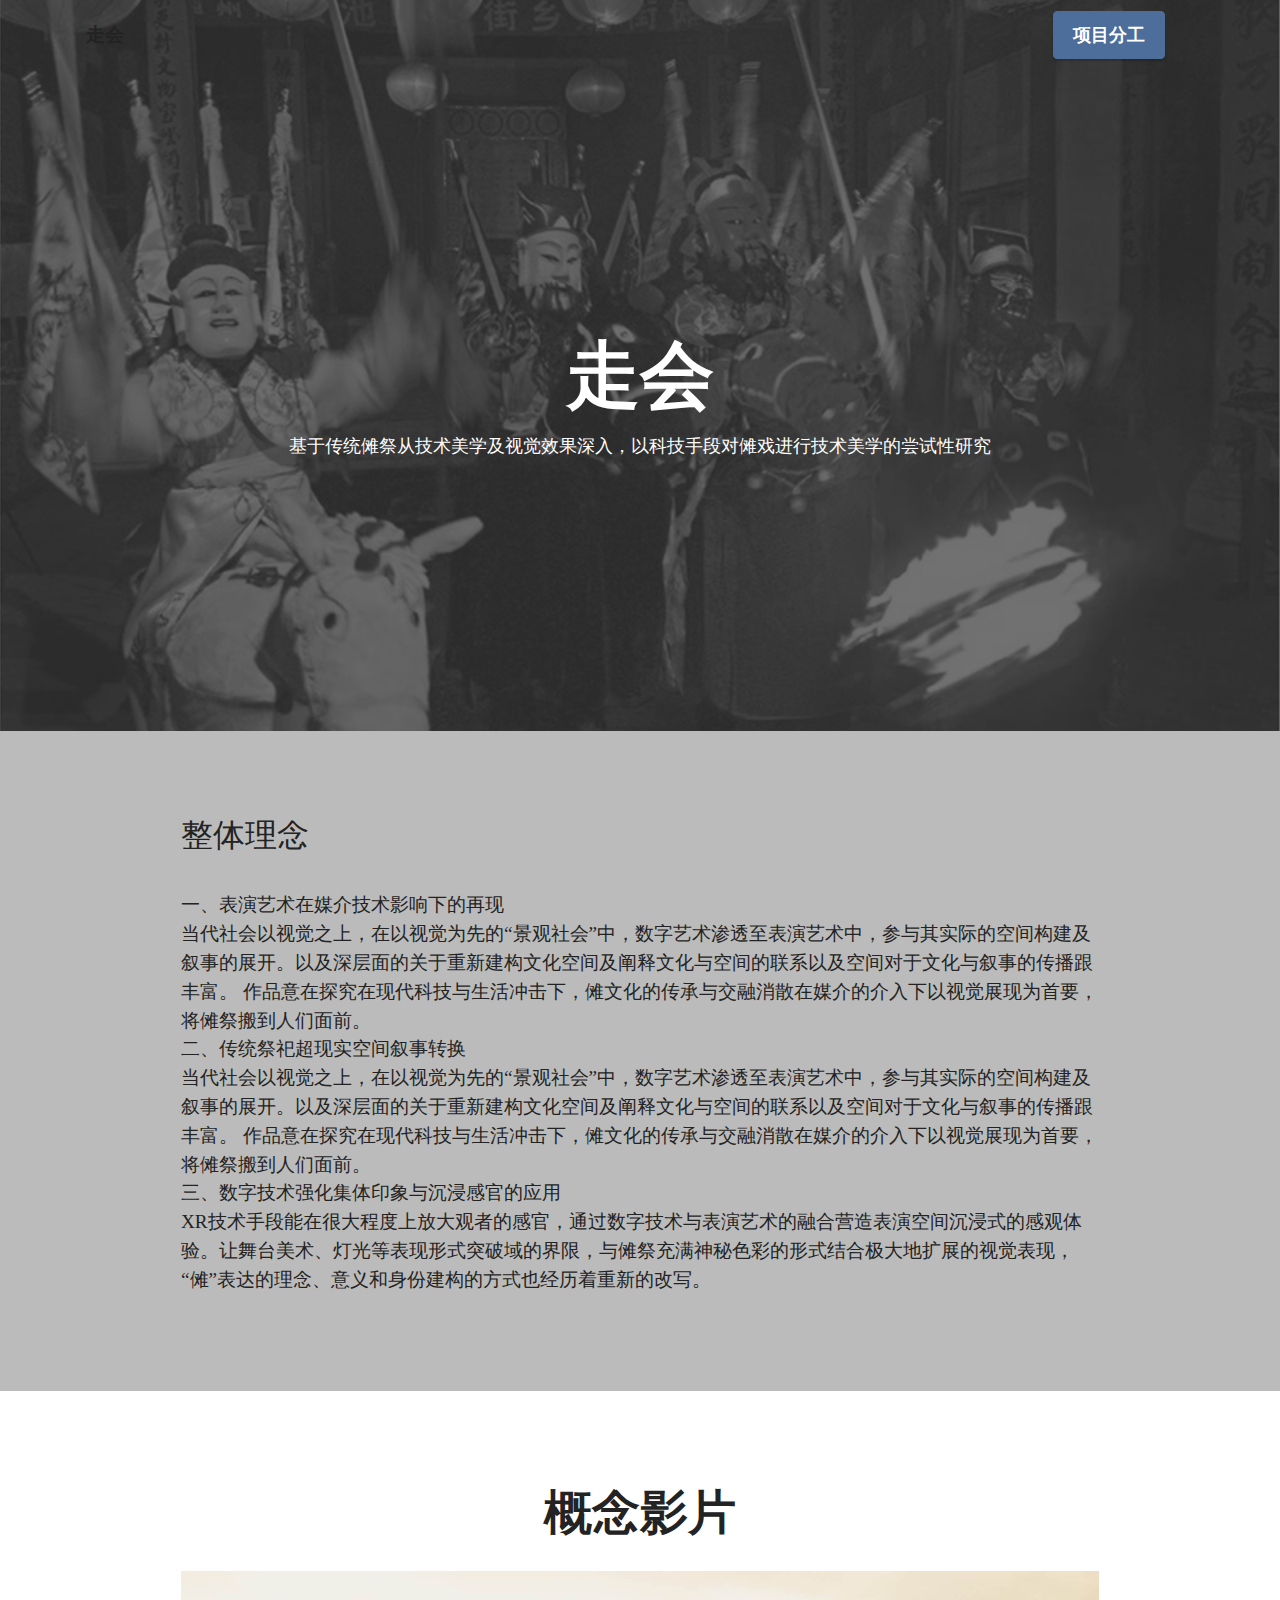
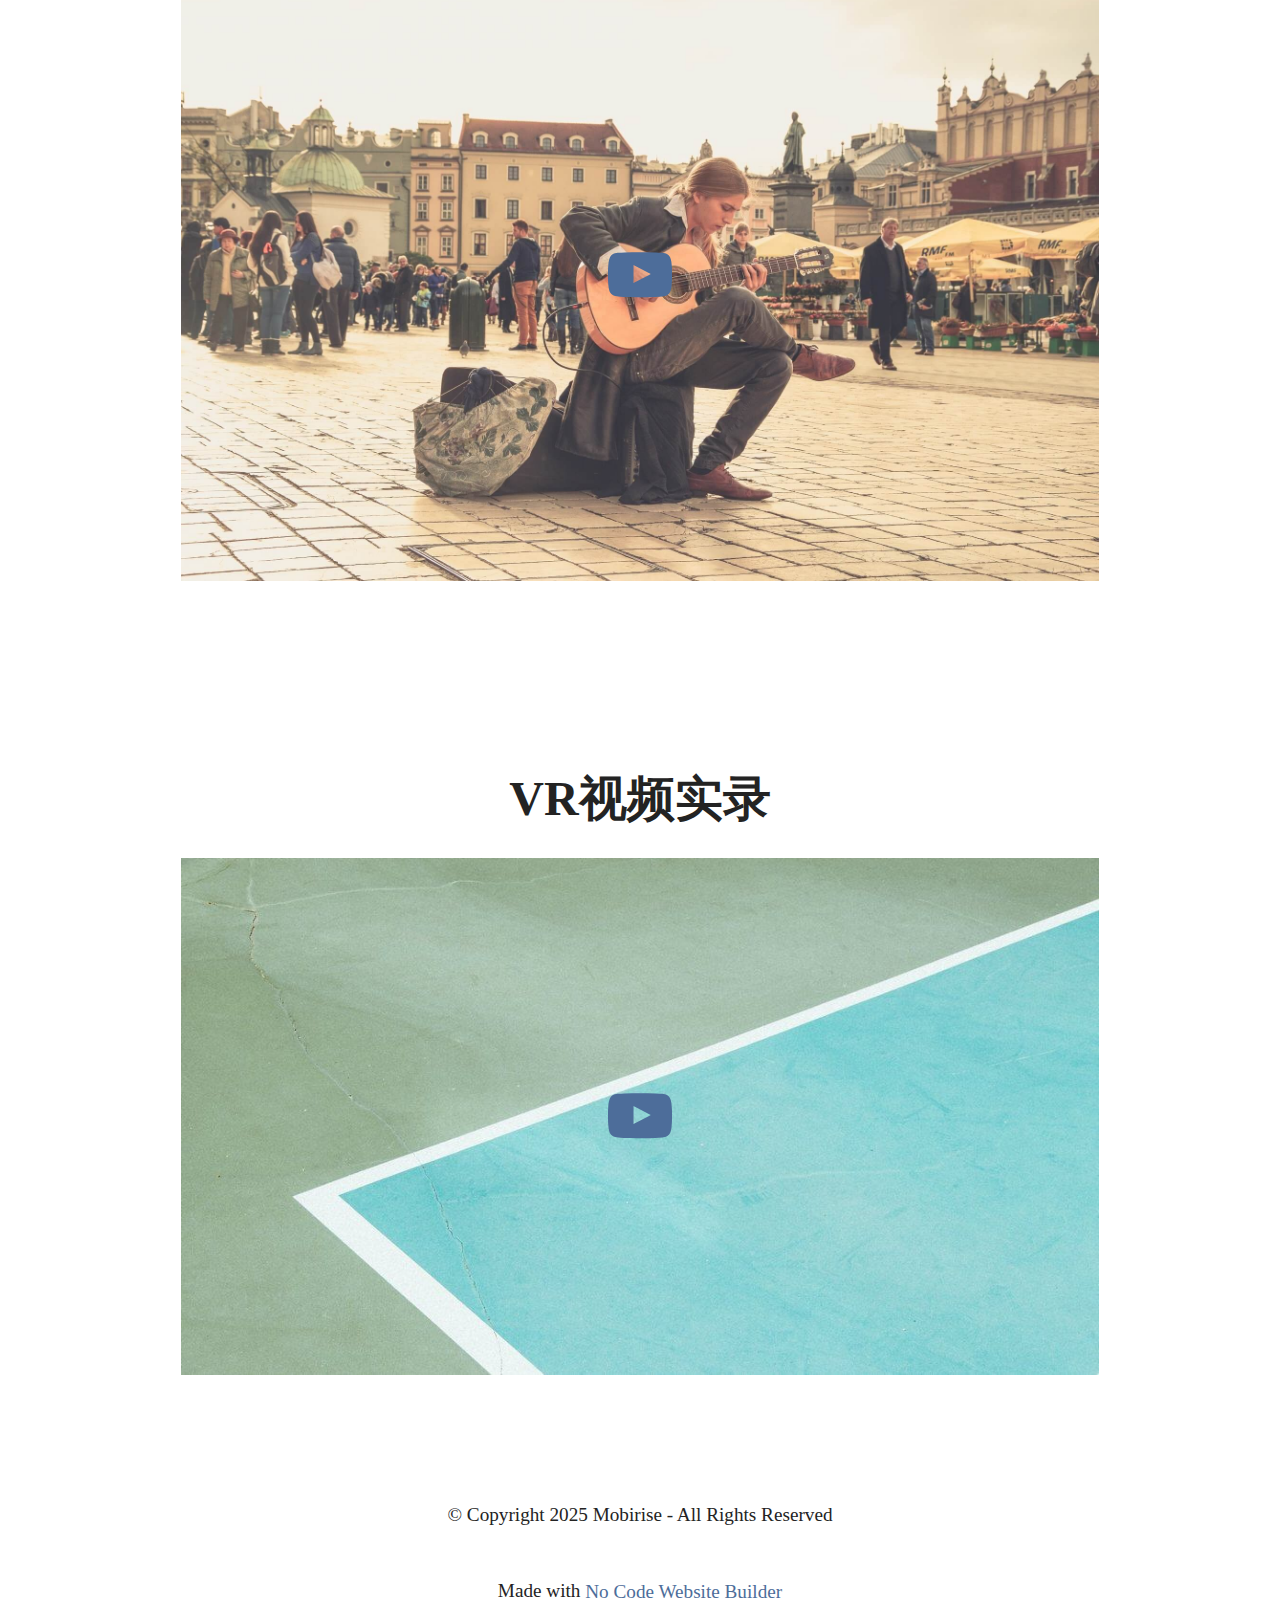
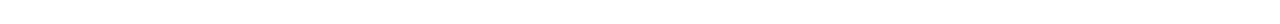
<file: html.html>
<!DOCTYPE html>
<html  >
<head>
  <!-- Site made with Mobirise Website Builder v5.6.11, https://mobirise.com -->
  <meta charset="UTF-8">
  <meta http-equiv="X-UA-Compatible" content="IE=edge">
  <meta name="generator" content="Mobirise v5.6.11, mobirise.com">
  <meta name="twitter:card" content="summary_large_image"/>
  <meta name="twitter:image:src" content="">
  <meta property="og:image" content="">
  <meta name="twitter:title" content="zouhui">
  <meta name="viewport" content="width=device-width, initial-scale=1, minimum-scale=1">
  <link rel="shortcut icon" href="assets/images/20221212224924-128x195-1.png" type="image/x-icon">
  <meta name="description" content="">
  
  
  <title>zouhui</title>
  <link rel="stylesheet" href="assets/web/assets/mobirise-icons2/mobirise2.css">
  <link rel="stylesheet" href="assets/bootstrap/css/bootstrap.min.css">
  <link rel="stylesheet" href="assets/bootstrap/css/bootstrap-grid.min.css">
  <link rel="stylesheet" href="assets/bootstrap/css/bootstrap-reboot.min.css">
  <link rel="stylesheet" href="assets/dropdown/css/style.css">
  <link rel="stylesheet" href="assets/socicon/css/styles.css">
  <link rel="stylesheet" href="assets/theme/css/style.css">
  <link rel="preload" as="style" href="assets/mobirise/css/mbr-additional.css"><link rel="stylesheet" href="assets/mobirise/css/mbr-additional.css" type="text/css">
  
  
  
  
</head>
<body>
  
  <section data-bs-version="5.1" class="menu menu2 cid-sFHpMqcXGj" once="menu" id="menu2-2">
    
    <nav class="navbar navbar-dropdown navbar-expand-lg">
        <div class="container">
            <div class="navbar-brand">
                
                <span class="navbar-caption-wrap"><a class="navbar-caption text-black display-7" href="https://mobiri.se">走会</a></span>
            </div>
            <button class="navbar-toggler" type="button" data-toggle="collapse" data-bs-toggle="collapse" data-target="#navbarSupportedContent" data-bs-target="#navbarSupportedContent" aria-controls="navbarNavAltMarkup" aria-expanded="false" aria-label="Toggle navigation">
                <div class="hamburger">
                    <span></span>
                    <span></span>
                    <span></span>
                    <span></span>
                </div>
            </button>
            <div class="collapse navbar-collapse" id="navbarSupportedContent">
                
                
                <div class="navbar-buttons mbr-section-btn"><a class="btn btn-primary display-4" href="index.html" target="_blank">项目分工</a></div>
            </div>
        </div>
    </nav>
</section>

<section data-bs-version="5.1" class="header9 cid-sFHoAfPmXB" id="header9-1">

    

    <div class="mbr-overlay" style="opacity: 0.7; background-color: rgb(53, 53, 53);"></div>

    <div class="text-center container">
        <div class="row justify-content-center">
            <div class="col-md-12 col-lg-9">
                <h1 class="mbr-section-title mbr-fonts-style mb-3 display-1"><strong>走会</strong></h1>
                <p class="mbr-text mbr-fonts-style display-4">
                    基于传统傩祭从技术美学及视觉效果深入，以科技手段对傩戏进行技术美学的尝试性研究 </p>
                
            </div>
        </div>
    </div>
</section>

<section data-bs-version="5.1" class="content5 cid-tqFMRBIn9x" id="content5-9">
    
    <div class="container">
        <div class="row justify-content-center">
            <div class="col-md-12 col-lg-10">
                
                <h4 class="mbr-section-subtitle mbr-fonts-style mb-4 display-5">整体理念</h4>
                <p class="mbr-text mbr-fonts-style display-7">一、表演艺术在媒介技术影响下的再现<br>当代社会以视觉之上，在以视觉为先的“景观社会”中，数字艺术渗透至表演艺术中，参与其实际的空间构建及叙事的展开。以及深层面的关于重新建构文化空间及阐释文化与空间的联系以及空间对于文化与叙事的传播跟丰富。
  作品意在探究在现代科技与生活冲击下，傩文化的传承与交融消散在媒介的介入下以视觉展现为首要，将傩祭搬到人们面前。<br>二、传统祭祀超现实空间叙事转换&nbsp;<br>当代社会以视觉之上，在以视觉为先的“景观社会”中，数字艺术渗透至表演艺术中，参与其实际的空间构建及叙事的展开。以及深层面的关于重新建构文化空间及阐释文化与空间的联系以及空间对于文化与叙事的传播跟丰富。
  作品意在探究在现代科技与生活冲击下，傩文化的传承与交融消散在媒介的介入下以视觉展现为首要，将傩祭搬到人们面前。&nbsp;<br>三、数字技术强化集体印象与沉浸感官的应用
<br>  XR技术手段能在很大程度上放大观者的感官，通过数字技术与表演艺术的融合营造表演空间沉浸式的感观体验。让舞台美术、灯光等表现形式突破域的界限，与傩祭充满神秘色彩的形式结合极大地扩展的视觉表现，“傩”表达的理念、意义和身份建构的方式也经历着重新的改写。&nbsp;<br>
</p>
            </div>
        </div>
    </div>
</section>

<section data-bs-version="5.1" class="video1 cid-sFHujWGouW" id="video1-d">
    
    
    <div class="align-center container">
        <div class="mbr-section-head">
            <h4 class="mbr-section-title mbr-fonts-style mb-0 display-2"><strong>概念影片</strong></h4>
            <h5 class="mbr-section-subtitle mbr-fonts-style mb-0 mt-2 display-7"></h5>
        </div>
        <div class="row justify-content-center mt-4">
            <div class="col-12 col-lg-10">
                <div class="box">
                    <div class="mbr-media show-modal align-center" data-modal=".modalWindow">
                        <img src="assets/images/mbr-3.jpg" alt="Mobirise Website Builder">
                        <div class="icon-wrap">
                            <a class="text-primary" href="#"><span class="mbr-iconfont socicon-youtube socicon"></span></a>
                        </div>
                    </div>
                </div>
            </div>
        </div>
    </div>
    <div>
        <div class="modalWindow" style="display: none;">
            <div class="modalWindow-container">
                <div class="modalWindow-video-container">
                    <div class="modalWindow-video">
                        <iframe width="100%" height="100%" frameborder="0" allowfullscreen="1" data-src="https://www.youtube.com/watch?v=VA8PzkQa8d8"></iframe>
                    </div>
                    <a class="close" role="button" data-dismiss="modal" data-bs-dismiss="modal">
                        <span aria-hidden="true" class="mbr-iconfont mobi-mbri-close mobi-mbri closeModal"></span>
                        <span class="sr-only visually-hidden">Close</span>
                    </a>
                </div>
            </div>
        </div>
    </div>
</section>

<section data-bs-version="5.1" class="video1 cid-tqFOkTRWuc" id="video1-b">
    
    
    <div class="align-center container">
        <div class="mbr-section-head">
            <h4 class="mbr-section-title mbr-fonts-style mb-0 display-2">
                <strong>VR视频实录</strong></h4>
            
        </div>
        <div class="row justify-content-center mt-4">
            <div class="col-12 col-lg-10">
                <div class="box">
                    <div class="mbr-media show-modal align-center" data-modal=".modalWindow">
                        <img src="assets/images/video1.jpg" alt="Mobirise Website Builder">
                        <div class="icon-wrap">
                            <a class="text-primary" href="#"><span class="mbr-iconfont socicon-youtube socicon"></span></a>
                        </div>
                    </div>
                </div>
            </div>
        </div>
    </div>
    <div>
        <div class="modalWindow" style="display: none;">
            <div class="modalWindow-container">
                <div class="modalWindow-video-container">
                    <div class="modalWindow-video">
                        <iframe width="100%" height="100%" frameborder="0" allowfullscreen="1" data-src="https://www.youtube.com/watch?v=VA8PzkQa8d8"></iframe>
                    </div>
                    <a class="close" role="button" data-dismiss="modal" data-bs-dismiss="modal">
                        <span aria-hidden="true" class="mbr-iconfont mobi-mbri-close mobi-mbri closeModal"></span>
                        <span class="sr-only visually-hidden">Close</span>
                    </a>
                </div>
            </div>
        </div>
    </div>
</section>

<section data-bs-version="5.1" class="footer7 cid-sFHu2wLoQp" once="footers" id="footer7-9">

    

    

    <div class="container">
        <div class="row align-center mbr-white">
            <div class="col-12">
                <p class="mbr-text mb-0 mbr-fonts-style display-7">
                    © Copyright 2025 Mobirise - All Rights Reserved
                </p>
            </div>
        </div>
    </div>
</section><section class="display-7" style="padding: 0;align-items: center;justify-content: center;flex-wrap: wrap;    align-content: center;display: flex;position: relative;height: 4rem;"><a href="https://mobiri.se/2816683" style="flex: 1 1;height: 4rem;position: absolute;width: 100%;z-index: 1;"><img alt="" style="height: 4rem;" src="[data-uri]"></a><p style="margin: 0;text-align: center;" class="display-7">Made with &#8204;</p><a style="z-index:1" href="https://mobirise.com/builder/no-code-website-builder.html">No Code Website Builder</a></section><script src="assets/bootstrap/js/bootstrap.bundle.min.js"></script>  <script src="assets/smoothscroll/smooth-scroll.js"></script>  <script src="assets/ytplayer/index.js"></script>  <script src="assets/dropdown/js/navbar-dropdown.js"></script>  <script src="assets/playervimeo/vimeo_player.js"></script>  <script src="assets/theme/js/script.js"></script>  
  
  
</body>
</html>
</file>
<file: assets/web/assets/mobirise-icons2/mobirise2.css>
@font-face {
  font-family: 'Moririse2';
  font-display: swap;
  src:  url('mobirise2.eot?f2bix4');
  src:  url('mobirise2.eot?f2bix4#iefix') format('embedded-opentype'),
    url('mobirise2.ttf?f2bix4') format('truetype'),
    url('mobirise2.woff?f2bix4') format('woff'),
    url('mobirise2.svg?f2bix4#mobirise2') format('svg');
  font-weight: normal;
  font-style: normal;
}

[class^="mobi-"], [class*=" mobi-"] {
  /* use !important to prevent issues with browser extensions that change fonts */
  font-family: 'Moririse2' !important;
  speak: none;
  font-style: normal;
  font-weight: normal;
  font-variant: normal;
  text-transform: none;
  line-height: 1;

  /* Better Font Rendering =========== */
  -webkit-font-smoothing: antialiased;
  -moz-osx-font-smoothing: grayscale;
}

.mobi-mbri-add-submenu:before {
  content: "\e900";
}
.mobi-mbri-alert:before {
  content: "\e901";
}
.mobi-mbri-align-center:before {
  content: "\e902";
}
.mobi-mbri-align-justify:before {
  content: "\e903";
}
.mobi-mbri-align-left:before {
  content: "\e904";
}
.mobi-mbri-align-right:before {
  content: "\e905";
}
.mobi-mbri-android:before {
  content: "\e906";
}
.mobi-mbri-apple:before {
  content: "\e907";
}
.mobi-mbri-arrow-down:before {
  content: "\e908";
}
.mobi-mbri-arrow-next:before {
  content: "\e909";
}
.mobi-mbri-arrow-prev:before {
  content: "\e90a";
}
.mobi-mbri-arrow-up:before {
  content: "\e90b";
}
.mobi-mbri-bold:before {
  content: "\e90c";
}
.mobi-mbri-bookmark:before {
  content: "\e90d";
}
.mobi-mbri-bootstrap:before {
  content: "\e90e";
}
.mobi-mbri-briefcase:before {
  content: "\e90f";
}
.mobi-mbri-browse:before {
  content: "\e910";
}
.mobi-mbri-bulleted-list:before {
  content: "\e911";
}
.mobi-mbri-calendar:before {
  content: "\e912";
}
.mobi-mbri-camera:before {
  content: "\e913";
}
.mobi-mbri-cart-add:before {
  content: "\e914";
}
.mobi-mbri-cart-full:before {
  content: "\e915";
}
.mobi-mbri-cash:before {
  content: "\e916";
}
.mobi-mbri-change-style:before {
  content: "\e917";
}
.mobi-mbri-chat:before {
  content: "\e918";
}
.mobi-mbri-clock:before {
  content: "\e919";
}
.mobi-mbri-close:before {
  content: "\e91a";
}
.mobi-mbri-cloud:before {
  content: "\e91b";
}
.mobi-mbri-code:before {
  content: "\e91c";
}
.mobi-mbri-contact-form:before {
  content: "\e91d";
}
.mobi-mbri-credit-card:before {
  content: "\e91e";
}
.mobi-mbri-cursor-click:before {
  content: "\e91f";
}
.mobi-mbri-cust-feedback:before {
  content: "\e920";
}
.mobi-mbri-database:before {
  content: "\e921";
}
.mobi-mbri-delivery:before {
  content: "\e922";
}
.mobi-mbri-desktop:before {
  content: "\e923";
}
.mobi-mbri-devices:before {
  content: "\e924";
}
.mobi-mbri-down:before {
  content: "\e925";
}
.mobi-mbri-download-2:before {
  content: "\e926";
}
.mobi-mbri-download:before {
  content: "\e927";
}
.mobi-mbri-drag-n-drop-2:before {
  content: "\e928";
}
.mobi-mbri-drag-n-drop:before {
  content: "\e929";
}
.mobi-mbri-edit-2:before {
  content: "\e92a";
}
.mobi-mbri-edit:before {
  content: "\e92b";
}
.mobi-mbri-error:before {
  content: "\e92c";
}
.mobi-mbri-extension:before {
  content: "\e92d";
}
.mobi-mbri-features:before {
  content: "\e92e";
}
.mobi-mbri-file:before {
  content: "\e92f";
}
.mobi-mbri-flag:before {
  content: "\e930";
}
.mobi-mbri-folder:before {
  content: "\e931";
}
.mobi-mbri-gift:before {
  content: "\e932";
}
.mobi-mbri-github:before {
  content: "\e933";
}
.mobi-mbri-globe-2:before {
  content: "\e934";
}
.mobi-mbri-globe:before {
  content: "\e935";
}
.mobi-mbri-growing-chart:before {
  content: "\e936";
}
.mobi-mbri-hearth:before {
  content: "\e937";
}
.mobi-mbri-help:before {
  content: "\e938";
}
.mobi-mbri-home:before {
  content: "\e939";
}
.mobi-mbri-hot-cup:before {
  content: "\e93a";
}
.mobi-mbri-idea:before {
  content: "\e93b";
}
.mobi-mbri-image-gallery:before {
  content: "\e93c";
}
.mobi-mbri-image-slider:before {
  content: "\e93d";
}
.mobi-mbri-info:before {
  content: "\e93e";
}
.mobi-mbri-italic:before {
  content: "\e93f";
}
.mobi-mbri-key:before {
  content: "\e940";
}
.mobi-mbri-laptop:before {
  content: "\e941";
}
.mobi-mbri-layers:before {
  content: "\e942";
}
.mobi-mbri-left-right:before {
  content: "\e943";
}
.mobi-mbri-left:before {
  content: "\e944";
}
.mobi-mbri-letter:before {
  content: "\e945";
}
.mobi-mbri-like:before {
  content: "\e946";
}
.mobi-mbri-link:before {
  content: "\e947";
}
.mobi-mbri-lock:before {
  content: "\e948";
}
.mobi-mbri-login:before {
  content: "\e949";
}
.mobi-mbri-logout:before {
  content: "\e94a";
}
.mobi-mbri-magic-stick:before {
  content: "\e94b";
}
.mobi-mbri-map-pin:before {
  content: "\e94c";
}
.mobi-mbri-menu:before {
  content: "\e94d";
}
.mobi-mbri-mobile-2:before {
  content: "\e94e";
}
.mobi-mbri-mobile-horizontal:before {
  content: "\e94f";
}
.mobi-mbri-mobile:before {
  content: "\e950";
}
.mobi-mbri-mobirise:before {
  content: "\e951";
}
.mobi-mbri-more-horizontal:before {
  content: "\e952";
}
.mobi-mbri-more-vertical:before {
  content: "\e953";
}
.mobi-mbri-music:before {
  content: "\e954";
}
.mobi-mbri-new-file:before {
  content: "\e955";
}
.mobi-mbri-numbered-list:before {
  content: "\e956";
}
.mobi-mbri-opened-folder:before {
  content: "\e957";
}
.mobi-mbri-pages:before {
  content: "\e958";
}
.mobi-mbri-paper-plane:before {
  content: "\e959";
}
.mobi-mbri-paperclip:before {
  content: "\e95a";
}
.mobi-mbri-phone:before {
  content: "\e95b";
}
.mobi-mbri-photo:before {
  content: "\e95c";
}
.mobi-mbri-photos:before {
  content: "\e95d";
}
.mobi-mbri-pin:before {
  content: "\e95e";
}
.mobi-mbri-play:before {
  content: "\e95f";
}
.mobi-mbri-plus:before {
  content: "\e960";
}
.mobi-mbri-preview:before {
  content: "\e961";
}
.mobi-mbri-print:before {
  content: "\e962";
}
.mobi-mbri-protect:before {
  content: "\e963";
}
.mobi-mbri-question:before {
  content: "\e964";
}
.mobi-mbri-quote-left:before {
  content: "\e965";
}
.mobi-mbri-quote-right:before {
  content: "\e966";
}
.mobi-mbri-redo:before {
  content: "\e967";
}
.mobi-mbri-refresh:before {
  content: "\e968";
}
.mobi-mbri-responsive-2:before {
  content: "\e969";
}
.mobi-mbri-responsive:before {
  content: "\e96a";
}
.mobi-mbri-right:before {
  content: "\e96b";
}
.mobi-mbri-rocket:before {
  content: "\e96c";
}
.mobi-mbri-sad-face:before {
  content: "\e96d";
}
.mobi-mbri-sale:before {
  content: "\e96e";
}
.mobi-mbri-save:before {
  content: "\e96f";
}
.mobi-mbri-search:before {
  content: "\e970";
}
.mobi-mbri-setting-2:before {
  content: "\e971";
}
.mobi-mbri-setting-3:before {
  content: "\e972";
}
.mobi-mbri-setting:before {
  content: "\e973";
}
.mobi-mbri-share:before {
  content: "\e974";
}
.mobi-mbri-shopping-bag:before {
  content: "\e975";
}
.mobi-mbri-shopping-basket:before {
  content: "\e976";
}
.mobi-mbri-shopping-cart:before {
  content: "\e977";
}
.mobi-mbri-sites:before {
  content: "\e978";
}
.mobi-mbri-smile-face:before {
  content: "\e979";
}
.mobi-mbri-speed:before {
  content: "\e97a";
}
.mobi-mbri-star:before {
  content: "\e97b";
}
.mobi-mbri-success:before {
  content: "\e97c";
}
.mobi-mbri-sun:before {
  content: "\e97d";
}
.mobi-mbri-sun2:before {
  content: "\e97e";
}
.mobi-mbri-tablet-vertical:before {
  content: "\e97f";
}
.mobi-mbri-tablet:before {
  content: "\e980";
}
.mobi-mbri-target:before {
  content: "\e981";
}
.mobi-mbri-timer:before {
  content: "\e982";
}
.mobi-mbri-to-ftp:before {
  content: "\e983";
}
.mobi-mbri-to-local-drive:before {
  content: "\e984";
}
.mobi-mbri-touch-swipe:before {
  content: "\e985";
}
.mobi-mbri-touch:before {
  content: "\e986";
}
.mobi-mbri-trash:before {
  content: "\e987";
}
.mobi-mbri-underline:before {
  content: "\e988";
}
.mobi-mbri-undo:before {
  content: "\e989";
}
.mobi-mbri-unlink:before {
  content: "\e98a";
}
.mobi-mbri-unlock:before {
  content: "\e98b";
}
.mobi-mbri-up-down:before {
  content: "\e98c";
}
.mobi-mbri-up:before {
  content: "\e98d";
}
.mobi-mbri-update:before {
  content: "\e98e";
}
.mobi-mbri-upload-2:before {
  content: "\e98f";
}
.mobi-mbri-upload:before {
  content: "\e990";
}
.mobi-mbri-user-2:before {
  content: "\e991";
}
.mobi-mbri-user:before {
  content: "\e992";
}
.mobi-mbri-users:before {
  content: "\e993";
}
.mobi-mbri-video-play:before {
  content: "\e994";
}
.mobi-mbri-video:before {
  content: "\e995";
}
.mobi-mbri-watch:before {
  content: "\e996";
}
.mobi-mbri-website-theme-2:before {
  content: "\e997";
}
.mobi-mbri-website-theme:before {
  content: "\e998";
}
.mobi-mbri-wifi:before {
  content: "\e999";
}
.mobi-mbri-windows:before {
  content: "\e99a";
}
.mobi-mbri-zoom-in:before {
  content: "\e99b";
}
.mobi-mbri-zoom-out:before {
  content: "\e99c";
}
</file>
<file: assets/dropdown/css/style.css>
.navbar-dropdown {
  left: 0;
  padding: 0;
  position: absolute;
  right: 0;
  top: 0;
  transition: all 0.45s ease;
  z-index: 1030;
  background: #282828; }
  .navbar-dropdown .navbar-logo {
    margin-right: 0.8rem;
    transition: margin 0.3s ease-in-out;
    vertical-align: middle; }
    .navbar-dropdown .navbar-logo img {
      height: 3.125rem;
      transition: all 0.3s ease-in-out; }
    .navbar-dropdown .navbar-logo.mbr-iconfont {
      font-size: 3.125rem;
      line-height: 3.125rem; }
  .navbar-dropdown .navbar-caption {
    font-weight: 700;
    white-space: normal;
    vertical-align: -4px;
    line-height: 3.125rem !important; }
    .navbar-dropdown .navbar-caption, .navbar-dropdown .navbar-caption:hover {
      color: inherit;
      text-decoration: none; }
  .navbar-dropdown .mbr-iconfont + .navbar-caption {
    vertical-align: -1px; }
  .navbar-dropdown.navbar-fixed-top {
    position: fixed; }
  .navbar-dropdown .navbar-brand span {
    vertical-align: -4px; }
  .navbar-dropdown.bg-color.transparent {
    background: none; }
  .navbar-dropdown.navbar-short .navbar-brand {
    padding: 0.625rem 0; }
    .navbar-dropdown.navbar-short .navbar-brand span {
      vertical-align: -1px; }
  .navbar-dropdown.navbar-short .navbar-caption {
    line-height: 2.375rem !important;
    vertical-align: -2px; }
  .navbar-dropdown.navbar-short .navbar-logo {
    margin-right: 0.5rem; }
    .navbar-dropdown.navbar-short .navbar-logo img {
      height: 2.375rem; }
    .navbar-dropdown.navbar-short .navbar-logo.mbr-iconfont {
      font-size: 2.375rem;
      line-height: 2.375rem; }
  .navbar-dropdown.navbar-short .mbr-table-cell {
    height: 3.625rem; }
  .navbar-dropdown .navbar-close {
    left: 0.6875rem;
    position: fixed;
    top: 0.75rem;
    z-index: 1000; }
  .navbar-dropdown .hamburger-icon {
    content: "";
    display: inline-block;
    vertical-align: middle;
    width: 16px;
    -webkit-box-shadow: 0 -6px 0 1px #282828,0 0 0 1px #282828,0 6px 0 1px #282828;
    -moz-box-shadow: 0 -6px 0 1px #282828,0 0 0 1px #282828,0 6px 0 1px #282828;
    box-shadow: 0 -6px 0 1px #282828,0 0 0 1px #282828,0 6px 0 1px #282828; }

.dropdown-menu .dropdown-toggle[data-toggle="dropdown-submenu"]::after {
  border-bottom: 0.35em solid transparent;
  border-left: 0.35em solid;
  border-right: 0;
  border-top: 0.35em solid transparent;
  margin-left: 0.3rem; }

.dropdown-menu .dropdown-item:focus {
  outline: 0; }

.nav-dropdown {
  font-size: 0.75rem;
  font-weight: 500;
  height: auto !important; }
  .nav-dropdown .nav-btn {
    padding-left: 1rem; }
  .nav-dropdown .link {
    margin: .667em 1.667em;
    font-weight: 500;
    padding: 0;
    transition: color .2s ease-in-out; }
    .nav-dropdown .link.dropdown-toggle {
      margin-right: 2.583em; }
      .nav-dropdown .link.dropdown-toggle::after {
        margin-left: .25rem;
        border-top: 0.35em solid;
        border-right: 0.35em solid transparent;
        border-left: 0.35em solid transparent;
        border-bottom: 0; }
      .nav-dropdown .link.dropdown-toggle[aria-expanded="true"] {
        margin: 0;
        padding: 0.667em 3.263em  0.667em 1.667em; }
  .nav-dropdown .link::after,
  .nav-dropdown .dropdown-item::after {
    color: inherit; }
  .nav-dropdown .btn {
    font-size: 0.75rem;
    font-weight: 700;
    letter-spacing: 0;
    margin-bottom: 0;
    padding-left: 1.25rem;
    padding-right: 1.25rem; }
  .nav-dropdown .dropdown-menu {
    border-radius: 0;
    border: 0;
    left: 0;
    margin: 0;
    padding-bottom: 1.25rem;
    padding-top: 1.25rem;
    position: relative; }
  .nav-dropdown .dropdown-submenu {
    margin-left: 0.125rem;
    top: 0; }
  .nav-dropdown .dropdown-item {
    font-weight: 500;
    line-height: 2;
    padding: 0.3846em 4.615em 0.3846em 1.5385em;
    position: relative;
    transition: color .2s ease-in-out, background-color .2s ease-in-out; }
    .nav-dropdown .dropdown-item::after {
      margin-top: -0.3077em;
      position: absolute;
      right: 1.1538em;
      top: 50%; }
    .nav-dropdown .dropdown-item:focus, .nav-dropdown .dropdown-item:hover {
      background: none; }

@media (max-width: 767px) {
  .nav-dropdown.navbar-toggleable-sm {
    bottom: 0;
    display: none;
    left: 0;
    overflow-x: hidden;
    position: fixed;
    top: 0;
    transform: translateX(-100%);
    -ms-transform: translateX(-100%);
    -webkit-transform: translateX(-100%);
    width: 18.75rem;
    z-index: 999; } }
.nav-dropdown.navbar-toggleable-xl {
  bottom: 0;
  display: none;
  left: 0;
  overflow-x: hidden;
  position: fixed;
  top: 0;
  transform: translateX(-100%);
  -ms-transform: translateX(-100%);
  -webkit-transform: translateX(-100%);
  width: 18.75rem;
  z-index: 999; }

.nav-dropdown-sm {
  display: block !important;
  overflow-x: hidden;
  overflow: auto;
  padding-top: 3.875rem; }
  .nav-dropdown-sm::after {
    content: "";
    display: block;
    height: 3rem;
    width: 100%; }
  .nav-dropdown-sm.collapse.in ~ .navbar-close {
    display: block !important; }
  .nav-dropdown-sm.collapsing, .nav-dropdown-sm.collapse.in {
    transform: translateX(0);
    -ms-transform: translateX(0);
    -webkit-transform: translateX(0);
    transition: all 0.25s ease-out;
    -webkit-transition: all 0.25s ease-out;
    background: #282828; }
  .nav-dropdown-sm.collapsing[aria-expanded="false"] {
    transform: translateX(-100%);
    -ms-transform: translateX(-100%);
    -webkit-transform: translateX(-100%); }
  .nav-dropdown-sm .nav-item {
    display: block;
    margin-left: 0 !important;
    padding-left: 0; }
  .nav-dropdown-sm .link,
  .nav-dropdown-sm .dropdown-item {
    border-top: 1px dotted rgba(255, 255, 255, 0.1);
    font-size: 0.8125rem;
    line-height: 1.6;
    margin: 0 !important;
    padding: 0.875rem 2.4rem 0.875rem 1.5625rem !important;
    position: relative;
    white-space: normal; }
    .nav-dropdown-sm .link:focus, .nav-dropdown-sm .link:hover,
    .nav-dropdown-sm .dropdown-item:focus,
    .nav-dropdown-sm .dropdown-item:hover {
      background: rgba(0, 0, 0, 0.2) !important;
      color: #c0a375; }
  .nav-dropdown-sm .nav-btn {
    position: relative;
    padding: 1.5625rem 1.5625rem 0 1.5625rem; }
    .nav-dropdown-sm .nav-btn::before {
      border-top: 1px dotted rgba(255, 255, 255, 0.1);
      content: "";
      left: 0;
      position: absolute;
      top: 0;
      width: 100%; }
    .nav-dropdown-sm .nav-btn + .nav-btn {
      padding-top: 0.625rem; }
      .nav-dropdown-sm .nav-btn + .nav-btn::before {
        display: none; }
  .nav-dropdown-sm .btn {
    padding: 0.625rem 0; }
  .nav-dropdown-sm .dropdown-toggle[data-toggle="dropdown-submenu"]::after {
    margin-left: .25rem;
    border-top: 0.35em solid;
    border-right: 0.35em solid transparent;
    border-left: 0.35em solid transparent;
    border-bottom: 0; }
  .nav-dropdown-sm .dropdown-toggle[data-toggle="dropdown-submenu"][aria-expanded="true"]::after {
    border-top: 0;
    border-right: 0.35em solid transparent;
    border-left: 0.35em solid transparent;
    border-bottom: 0.35em solid; }
  .nav-dropdown-sm .dropdown-menu {
    margin: 0;
    padding: 0;
    position: relative;
    top: 0;
    left: 0;
    width: 100%;
    border: 0;
    float: none;
    border-radius: 0;
    background: none; }
  .nav-dropdown-sm .dropdown-submenu {
    left: 100%;
    margin-left: 0.125rem;
    margin-top: -1.25rem;
    top: 0; }

.navbar-toggleable-sm .nav-dropdown .dropdown-menu {
  position: absolute; }

.navbar-toggleable-sm .nav-dropdown .dropdown-submenu {
  left: 100%;
  margin-left: 0.125rem;
  margin-top: -1.25rem;
  top: 0; }

.navbar-toggleable-sm.opened .nav-dropdown .dropdown-menu {
  position: relative; }

.navbar-toggleable-sm.opened .nav-dropdown .dropdown-submenu {
  left: 0;
  margin-left: 00rem;
  margin-top: 0rem;
  top: 0; }

.is-builder .nav-dropdown.collapsing {
  transition: none !important; }
</file>
<file: assets/socicon/css/styles.css>
@charset "UTF-8";

@font-face {
  font-family: 'Socicon';
  src:  url('../fonts/socicon.eot');
  src:  url('../fonts/socicon.eot?#iefix') format('embedded-opentype'),
    url('../fonts/socicon.woff2') format('woff2'),
    url('../fonts/socicon.ttf') format('truetype'),
    url('../fonts/socicon.woff') format('woff'),
    url('../fonts/socicon.svg#socicon') format('svg');
  font-weight: normal;
  font-style: normal;
  font-display: swap;
}

[data-icon]:before {
  font-family: "socicon" !important;
  content: attr(data-icon);
  font-style: normal !important;
  font-weight: normal !important;
  font-variant: normal !important;
  text-transform: none !important;
  speak: none;
  line-height: 1;
  -webkit-font-smoothing: antialiased;
  -moz-osx-font-smoothing: grayscale;
}

[class^="socicon-"], [class*=" socicon-"] {
  /* use !important to prevent issues with browser extensions that change fonts */
  font-family: 'Socicon' !important;
  speak: none;
  font-style: normal;
  font-weight: normal;
  font-variant: normal;
  text-transform: none;
  line-height: 1;

  /* Better Font Rendering =========== */
  -webkit-font-smoothing: antialiased;
  -moz-osx-font-smoothing: grayscale;
}

.socicon-eitaa:before {
  content: "\e97c";
}
.socicon-soroush:before {
  content: "\e97d";
}
.socicon-bale:before {
  content: "\e97e";
}
.socicon-zazzle:before {
  content: "\e97b";
}
.socicon-society6:before {
  content: "\e97a";
}
.socicon-redbubble:before {
  content: "\e979";
}
.socicon-avvo:before {
  content: "\e978";
}
.socicon-stitcher:before {
  content: "\e977";
}
.socicon-googlehangouts:before {
  content: "\e974";
}
.socicon-dlive:before {
  content: "\e975";
}
.socicon-vsco:before {
  content: "\e976";
}
.socicon-flipboard:before {
  content: "\e973";
}
.socicon-ubuntu:before {
  content: "\e958";
}
.socicon-artstation:before {
  content: "\e959";
}
.socicon-invision:before {
  content: "\e95a";
}
.socicon-torial:before {
  content: "\e95b";
}
.socicon-collectorz:before {
  content: "\e95c";
}
.socicon-seenthis:before {
  content: "\e95d";
}
.socicon-googleplaymusic:before {
  content: "\e95e";
}
.socicon-debian:before {
  content: "\e95f";
}
.socicon-filmfreeway:before {
  content: "\e960";
}
.socicon-gnome:before {
  content: "\e961";
}
.socicon-itchio:before {
  content: "\e962";
}
.socicon-jamendo:before {
  content: "\e963";
}
.socicon-mix:before {
  content: "\e964";
}
.socicon-sharepoint:before {
  content: "\e965";
}
.socicon-tinder:before {
  content: "\e966";
}
.socicon-windguru:before {
  content: "\e967";
}
.socicon-cdbaby:before {
  content: "\e968";
}
.socicon-elementaryos:before {
  content: "\e969";
}
.socicon-stage32:before {
  content: "\e96a";
}
.socicon-tiktok:before {
  content: "\e96b";
}
.socicon-gitter:before {
  content: "\e96c";
}
.socicon-letterboxd:before {
  content: "\e96d";
}
.socicon-threema:before {
  content: "\e96e";
}
.socicon-splice:before {
  content: "\e96f";
}
.socicon-metapop:before {
  content: "\e970";
}
.socicon-naver:before {
  content: "\e971";
}
.socicon-remote:before {
  content: "\e972";
}
.socicon-internet:before {
  content: "\e957";
}
.socicon-moddb:before {
  content: "\e94b";
}
.socicon-indiedb:before {
  content: "\e94c";
}
.socicon-traxsource:before {
  content: "\e94d";
}
.socicon-gamefor:before {
  content: "\e94e";
}
.socicon-pixiv:before {
  content: "\e94f";
}
.socicon-myanimelist:before {
  content: "\e950";
}
.socicon-blackberry:before {
  content: "\e951";
}
.socicon-wickr:before {
  content: "\e952";
}
.socicon-spip:before {
  content: "\e953";
}
.socicon-napster:before {
  content: "\e954";
}
.socicon-beatport:before {
  content: "\e955";
}
.socicon-hackerone:before {
  content: "\e956";
}
.socicon-hackernews:before {
  content: "\e946";
}
.socicon-smashwords:before {
  content: "\e947";
}
.socicon-kobo:before {
  content: "\e948";
}
.socicon-bookbub:before {
  content: "\e949";
}
.socicon-mailru:before {
  content: "\e94a";
}
.socicon-gitlab:before {
  content: "\e945";
}
.socicon-instructables:before {
  content: "\e944";
}
.socicon-portfolio:before {
  content: "\e943";
}
.socicon-codered:before {
  content: "\e940";
}
.socicon-origin:before {
  content: "\e941";
}
.socicon-nextdoor:before {
  content: "\e942";
}
.socicon-udemy:before {
  content: "\e93f";
}
.socicon-livemaster:before {
  content: "\e93e";
}
.socicon-crunchbase:before {
  content: "\e93b";
}
.socicon-homefy:before {
  content: "\e93c";
}
.socicon-calendly:before {
  content: "\e93d";
}
.socicon-realtor:before {
  content: "\e90f";
}
.socicon-tidal:before {
  content: "\e910";
}
.socicon-qobuz:before {
  content: "\e911";
}
.socicon-natgeo:before {
  content: "\e912";
}
.socicon-mastodon:before {
  content: "\e913";
}
.socicon-unsplash:before {
  content: "\e914";
}
.socicon-homeadvisor:before {
  content: "\e915";
}
.socicon-angieslist:before {
  content: "\e916";
}
.socicon-codepen:before {
  content: "\e917";
}
.socicon-slack:before {
  content: "\e918";
}
.socicon-openaigym:before {
  content: "\e919";
}
.socicon-logmein:before {
  content: "\e91a";
}
.socicon-fiverr:before {
  content: "\e91b";
}
.socicon-gotomeeting:before {
  content: "\e91c";
}
.socicon-aliexpress:before {
  content: "\e91d";
}
.socicon-guru:before {
  content: "\e91e";
}
.socicon-appstore:before {
  content: "\e91f";
}
.socicon-homes:before {
  content: "\e920";
}
.socicon-zoom:before {
  content: "\e921";
}
.socicon-alibaba:before {
  content: "\e922";
}
.socicon-craigslist:before {
  content: "\e923";
}
.socicon-wix:before {
  content: "\e924";
}
.socicon-redfin:before {
  content: "\e925";
}
.socicon-googlecalendar:before {
  content: "\e926";
}
.socicon-shopify:before {
  content: "\e927";
}
.socicon-freelancer:before {
  content: "\e928";
}
.socicon-seedrs:before {
  content: "\e929";
}
.socicon-bing:before {
  content: "\e92a";
}
.socicon-doodle:before {
  content: "\e92b";
}
.socicon-bonanza:before {
  content: "\e92c";
}
.socicon-squarespace:before {
  content: "\e92d";
}
.socicon-toptal:before {
  content: "\e92e";
}
.socicon-gust:before {
  content: "\e92f";
}
.socicon-ask:before {
  content: "\e930";
}
.socicon-trulia:before {
  content: "\e931";
}
.socicon-loomly:before {
  content: "\e932";
}
.socicon-ghost:before {
  content: "\e933";
}
.socicon-upwork:before {
  content: "\e934";
}
.socicon-fundable:before {
  content: "\e935";
}
.socicon-booking:before {
  content: "\e936";
}
.socicon-googlemaps:before {
  content: "\e937";
}
.socicon-zillow:before {
  content: "\e938";
}
.socicon-niconico:before {
  content: "\e939";
}
.socicon-toneden:before {
  content: "\e93a";
}
.socicon-augment:before {
  content: "\e908";
}
.socicon-bitbucket:before {
  content: "\e909";
}
.socicon-fyuse:before {
  content: "\e90a";
}
.socicon-yt-gaming:before {
  content: "\e90b";
}
.socicon-sketchfab:before {
  content: "\e90c";
}
.socicon-mobcrush:before {
  content: "\e90d";
}
.socicon-microsoft:before {
  content: "\e90e";
}
.socicon-pandora:before {
  content: "\e907";
}
.socicon-messenger:before {
  content: "\e906";
}
.socicon-gamewisp:before {
  content: "\e905";
}
.socicon-bloglovin:before {
  content: "\e904";
}
.socicon-tunein:before {
  content: "\e903";
}
.socicon-gamejolt:before {
  content: "\e901";
}
.socicon-trello:before {
  content: "\e902";
}
.socicon-spreadshirt:before {
  content: "\e900";
}
.socicon-500px:before {
  content: "\e000";
}
.socicon-8tracks:before {
  content: "\e001";
}
.socicon-airbnb:before {
  content: "\e002";
}
.socicon-alliance:before {
  content: "\e003";
}
.socicon-amazon:before {
  content: "\e004";
}
.socicon-amplement:before {
  content: "\e005";
}
.socicon-android:before {
  content: "\e006";
}
.socicon-angellist:before {
  content: "\e007";
}
.socicon-apple:before {
  content: "\e008";
}
.socicon-appnet:before {
  content: "\e009";
}
.socicon-baidu:before {
  content: "\e00a";
}
.socicon-bandcamp:before {
  content: "\e00b";
}
.socicon-battlenet:before {
  content: "\e00c";
}
.socicon-mixer:before {
  content: "\e00d";
}
.socicon-bebee:before {
  content: "\e00e";
}
.socicon-bebo:before {
  content: "\e00f";
}
.socicon-behance:before {
  content: "\e010";
}
.socicon-blizzard:before {
  content: "\e011";
}
.socicon-blogger:before {
  content: "\e012";
}
.socicon-buffer:before {
  content: "\e013";
}
.socicon-chrome:before {
  content: "\e014";
}
.socicon-coderwall:before {
  content: "\e015";
}
.socicon-curse:before {
  content: "\e016";
}
.socicon-dailymotion:before {
  content: "\e017";
}
.socicon-deezer:before {
  content: "\e018";
}
.socicon-delicious:before {
  content: "\e019";
}
.socicon-deviantart:before {
  content: "\e01a";
}
.socicon-diablo:before {
  content: "\e01b";
}
.socicon-digg:before {
  content: "\e01c";
}
.socicon-discord:before {
  content: "\e01d";
}
.socicon-disqus:before {
  content: "\e01e";
}
.socicon-douban:before {
  content: "\e01f";
}
.socicon-draugiem:before {
  content: "\e020";
}
.socicon-dribbble:before {
  content: "\e021";
}
.socicon-drupal:before {
  content: "\e022";
}
.socicon-ebay:before {
  content: "\e023";
}
.socicon-ello:before {
  content: "\e024";
}
.socicon-endomodo:before {
  content: "\e025";
}
.socicon-envato:before {
  content: "\e026";
}
.socicon-etsy:before {
  content: "\e027";
}
.socicon-facebook:before {
  content: "\e028";
}
.socicon-feedburner:before {
  content: "\e029";
}
.socicon-filmweb:before {
  content: "\e02a";
}
.socicon-firefox:before {
  content: "\e02b";
}
.socicon-flattr:before {
  content: "\e02c";
}
.socicon-flickr:before {
  content: "\e02d";
}
.socicon-formulr:before {
  content: "\e02e";
}
.socicon-forrst:before {
  content: "\e02f";
}
.socicon-foursquare:before {
  content: "\e030";
}
.socicon-friendfeed:before {
  content: "\e031";
}
.socicon-github:before {
  content: "\e032";
}
.socicon-goodreads:before {
  content: "\e033";
}
.socicon-google:before {
  content: "\e034";
}
.socicon-googlescholar:before {
  content: "\e035";
}
.socicon-googlegroups:before {
  content: "\e036";
}
.socicon-googlephotos:before {
  content: "\e037";
}
.socicon-googleplus:before {
  content: "\e038";
}
.socicon-grooveshark:before {
  content: "\e039";
}
.socicon-hackerrank:before {
  content: "\e03a";
}
.socicon-hearthstone:before {
  content: "\e03b";
}
.socicon-hellocoton:before {
  content: "\e03c";
}
.socicon-heroes:before {
  content: "\e03d";
}
.socicon-smashcast:before {
  content: "\e03e";
}
.socicon-horde:before {
  content: "\e03f";
}
.socicon-houzz:before {
  content: "\e040";
}
.socicon-icq:before {
  content: "\e041";
}
.socicon-identica:before {
  content: "\e042";
}
.socicon-imdb:before {
  content: "\e043";
}
.socicon-instagram:before {
  content: "\e044";
}
.socicon-issuu:before {
  content: "\e045";
}
.socicon-istock:before {
  content: "\e046";
}
.socicon-itunes:before {
  content: "\e047";
}
.socicon-keybase:before {
  content: "\e048";
}
.socicon-lanyrd:before {
  content: "\e049";
}
.socicon-lastfm:before {
  content: "\e04a";
}
.socicon-line:before {
  content: "\e04b";
}
.socicon-linkedin:before {
  content: "\e04c";
}
.socicon-livejournal:before {
  content: "\e04d";
}
.socicon-lyft:before {
  content: "\e04e";
}
.socicon-macos:before {
  content: "\e04f";
}
.socicon-mail:before {
  content: "\e050";
}
.socicon-medium:before {
  content: "\e051";
}
.socicon-meetup:before {
  content: "\e052";
}
.socicon-mixcloud:before {
  content: "\e053";
}
.socicon-modelmayhem:before {
  content: "\e054";
}
.socicon-mumble:before {
  content: "\e055";
}
.socicon-myspace:before {
  content: "\e056";
}
.socicon-newsvine:before {
  content: "\e057";
}
.socicon-nintendo:before {
  content: "\e058";
}
.socicon-npm:before {
  content: "\e059";
}
.socicon-odnoklassniki:before {
  content: "\e05a";
}
.socicon-openid:before {
  content: "\e05b";
}
.socicon-opera:before {
  content: "\e05c";
}
.socicon-outlook:before {
  content: "\e05d";
}
.socicon-overwatch:before {
  content: "\e05e";
}
.socicon-patreon:before {
  content: "\e05f";
}
.socicon-paypal:before {
  content: "\e060";
}
.socicon-periscope:before {
  content: "\e061";
}
.socicon-persona:before {
  content: "\e062";
}
.socicon-pinterest:before {
  content: "\e063";
}
.socicon-play:before {
  content: "\e064";
}
.socicon-player:before {
  content: "\e065";
}
.socicon-playstation:before {
  content: "\e066";
}
.socicon-pocket:before {
  content: "\e067";
}
.socicon-qq:before {
  content: "\e068";
}
.socicon-quora:before {
  content: "\e069";
}
.socicon-raidcall:before {
  content: "\e06a";
}
.socicon-ravelry:before {
  content: "\e06b";
}
.socicon-reddit:before {
  content: "\e06c";
}
.socicon-renren:before {
  content: "\e06d";
}
.socicon-researchgate:before {
  content: "\e06e";
}
.socicon-residentadvisor:before {
  content: "\e06f";
}
.socicon-reverbnation:before {
  content: "\e070";
}
.socicon-rss:before {
  content: "\e071";
}
.socicon-sharethis:before {
  content: "\e072";
}
.socicon-skype:before {
  content: "\e073";
}
.socicon-slideshare:before {
  content: "\e074";
}
.socicon-smugmug:before {
  content: "\e075";
}
.socicon-snapchat:before {
  content: "\e076";
}
.socicon-songkick:before {
  content: "\e077";
}
.socicon-soundcloud:before {
  content: "\e078";
}
.socicon-spotify:before {
  content: "\e079";
}
.socicon-stackexchange:before {
  content: "\e07a";
}
.socicon-stackoverflow:before {
  content: "\e07b";
}
.socicon-starcraft:before {
  content: "\e07c";
}
.socicon-stayfriends:before {
  content: "\e07d";
}
.socicon-steam:before {
  content: "\e07e";
}
.socicon-storehouse:before {
  content: "\e07f";
}
.socicon-strava:before {
  content: "\e080";
}
.socicon-streamjar:before {
  content: "\e081";
}
.socicon-stumbleupon:before {
  content: "\e082";
}
.socicon-swarm:before {
  content: "\e083";
}
.socicon-teamspeak:before {
  content: "\e084";
}
.socicon-teamviewer:before {
  content: "\e085";
}
.socicon-technorati:before {
  content: "\e086";
}
.socicon-telegram:before {
  content: "\e087";
}
.socicon-tripadvisor:before {
  content: "\e088";
}
.socicon-tripit:before {
  content: "\e089";
}
.socicon-triplej:before {
  content: "\e08a";
}
.socicon-tumblr:before {
  content: "\e08b";
}
.socicon-twitch:before {
  content: "\e08c";
}
.socicon-twitter:before {
  content: "\e08d";
}
.socicon-uber:before {
  content: "\e08e";
}
.socicon-ventrilo:before {
  content: "\e08f";
}
.socicon-viadeo:before {
  content: "\e090";
}
.socicon-viber:before {
  content: "\e091";
}
.socicon-viewbug:before {
  content: "\e092";
}
.socicon-vimeo:before {
  content: "\e093";
}
.socicon-vine:before {
  content: "\e094";
}
.socicon-vkontakte:before {
  content: "\e095";
}
.socicon-warcraft:before {
  content: "\e096";
}
.socicon-wechat:before {
  content: "\e097";
}
.socicon-weibo:before {
  content: "\e098";
}
.socicon-whatsapp:before {
  content: "\e099";
}
.socicon-wikipedia:before {
  content: "\e09a";
}
.socicon-windows:before {
  content: "\e09b";
}
.socicon-wordpress:before {
  content: "\e09c";
}
.socicon-wykop:before {
  content: "\e09d";
}
.socicon-xbox:before {
  content: "\e09e";
}
.socicon-xing:before {
  content: "\e09f";
}
.socicon-yahoo:before {
  content: "\e0a0";
}
.socicon-yammer:before {
  content: "\e0a1";
}
.socicon-yandex:before {
  content: "\e0a2";
}
.socicon-yelp:before {
  content: "\e0a3";
}
.socicon-younow:before {
  content: "\e0a4";
}
.socicon-youtube:before {
  content: "\e0a5";
}
.socicon-zapier:before {
  content: "\e0a6";
}
.socicon-zerply:before {
  content: "\e0a7";
}
.socicon-zomato:before {
  content: "\e0a8";
}
.socicon-zynga:before {
  content: "\e0a9";
}
</file>
<file: assets/theme/css/style.css>
@charset "UTF-8";
section {
  background-color: #ffffff;
}

body {
  font-style: normal;
  line-height: 1.5;
  font-weight: 400;
  color: #232323;
  position: relative;
}

button {
  background-color: transparent;
  border-color: transparent;
}

section,
.container,
.container-fluid {
  position: relative;
  word-wrap: break-word;
}

a.mbr-iconfont:hover {
  text-decoration: none;
}

.article .lead p,
.article .lead ul,
.article .lead ol,
.article .lead pre,
.article .lead blockquote {
  margin-bottom: 0;
}

a {
  font-style: normal;
  font-weight: 400;
  cursor: pointer;
}
a, a:hover {
  text-decoration: none;
}

.mbr-section-title {
  font-style: normal;
  line-height: 1.3;
}

.mbr-section-subtitle {
  line-height: 1.3;
}

.mbr-text {
  font-style: normal;
  line-height: 1.7;
}

h1,
h2,
h3,
h4,
h5,
h6,
.display-1,
.display-2,
.display-4,
.display-5,
.display-7,
span,
p,
a {
  line-height: 1;
  word-break: break-word;
  word-wrap: break-word;
  font-weight: 400;
}

b,
strong {
  font-weight: bold;
}

input:-webkit-autofill, input:-webkit-autofill:hover, input:-webkit-autofill:focus, input:-webkit-autofill:active {
  transition-delay: 9999s;
  -webkit-transition-property: background-color, color;
  transition-property: background-color, color;
}

textarea[type=hidden] {
  display: none;
}

section {
  background-position: 50% 50%;
  background-repeat: no-repeat;
  background-size: cover;
}
section .mbr-background-video,
section .mbr-background-video-preview {
  position: absolute;
  bottom: 0;
  left: 0;
  right: 0;
  top: 0;
}

.hidden {
  visibility: hidden;
}

.mbr-z-index20 {
  z-index: 20;
}

/*! Base colors */
.mbr-white {
  color: #ffffff;
}

.mbr-black {
  color: #111111;
}

.mbr-bg-white {
  background-color: #ffffff;
}

.mbr-bg-black {
  background-color: #000000;
}

/*! Text-aligns */
.align-left {
  text-align: left;
}

.align-center {
  text-align: center;
}

.align-right {
  text-align: right;
}

/*! Font-weight  */
.mbr-light {
  font-weight: 300;
}

.mbr-regular {
  font-weight: 400;
}

.mbr-semibold {
  font-weight: 500;
}

.mbr-bold {
  font-weight: 700;
}

/*! Media  */
.media-content {
  flex-basis: 100%;
}

.media-container-row {
  display: flex;
  flex-direction: row;
  flex-wrap: wrap;
  justify-content: center;
  align-content: center;
  align-items: start;
}
.media-container-row .media-size-item {
  width: 400px;
}

.media-container-column {
  display: flex;
  flex-direction: column;
  flex-wrap: wrap;
  justify-content: center;
  align-content: center;
  align-items: stretch;
}
.media-container-column > * {
  width: 100%;
}

@media (min-width: 992px) {
  .media-container-row {
    flex-wrap: nowrap;
  }
}
figure {
  margin-bottom: 0;
  overflow: hidden;
}

figure[mbr-media-size] {
  transition: width 0.1s;
}

img,
iframe {
  display: block;
  width: 100%;
}

.card {
  background-color: transparent;
  border: none;
}

.card-box {
  width: 100%;
}

.card-img {
  text-align: center;
  flex-shrink: 0;
  -webkit-flex-shrink: 0;
}

.media {
  max-width: 100%;
  margin: 0 auto;
}

.mbr-figure {
  align-self: center;
}

.media-container > div {
  max-width: 100%;
}

.mbr-figure img,
.card-img img {
  width: 100%;
}

@media (max-width: 991px) {
  .media-size-item {
    width: auto !important;
  }

  .media {
    width: auto;
  }

  .mbr-figure {
    width: 100% !important;
  }
}
/*! Buttons */
.mbr-section-btn {
  margin-left: -0.6rem;
  margin-right: -0.6rem;
  font-size: 0;
}

.btn {
  font-weight: 600;
  border-width: 1px;
  font-style: normal;
  margin: 0.6rem 0.6rem;
  white-space: normal;
  transition: all 0.2s ease-in-out;
  display: inline-flex;
  align-items: center;
  justify-content: center;
  word-break: break-word;
}

.btn-sm {
  font-weight: 600;
  letter-spacing: 0px;
  transition: all 0.3s ease-in-out;
}

.btn-md {
  font-weight: 600;
  letter-spacing: 0px;
  transition: all 0.3s ease-in-out;
}

.btn-lg {
  font-weight: 600;
  letter-spacing: 0px;
  transition: all 0.3s ease-in-out;
}

.btn-form {
  margin: 0;
}
.btn-form:hover {
  cursor: pointer;
}

nav .mbr-section-btn {
  margin-left: 0rem;
  margin-right: 0rem;
}

/*! Btn icon margin */
.btn .mbr-iconfont,
.btn.btn-sm .mbr-iconfont {
  order: 1;
  cursor: pointer;
  margin-left: 0.5rem;
  vertical-align: sub;
}

.btn.btn-md .mbr-iconfont,
.btn.btn-md .mbr-iconfont {
  margin-left: 0.8rem;
}

.mbr-regular {
  font-weight: 400;
}

.mbr-semibold {
  font-weight: 500;
}

.mbr-bold {
  font-weight: 700;
}

[type=submit] {
  -webkit-appearance: none;
}

/*! Full-screen */
.mbr-fullscreen .mbr-overlay {
  min-height: 100vh;
}

.mbr-fullscreen {
  display: flex;
  display: -moz-flex;
  display: -ms-flex;
  display: -o-flex;
  align-items: center;
  min-height: 100vh;
  padding-top: 3rem;
  padding-bottom: 3rem;
}

/*! Map */
.map {
  height: 25rem;
  position: relative;
}
.map iframe {
  width: 100%;
  height: 100%;
}

/*! Scroll to top arrow */
.mbr-arrow-up {
  bottom: 25px;
  right: 90px;
  position: fixed;
  text-align: right;
  z-index: 5000;
  color: #ffffff;
  font-size: 22px;
}

.mbr-arrow-up a {
  background: rgba(0, 0, 0, 0.2);
  border-radius: 50%;
  color: #fff;
  display: inline-block;
  height: 60px;
  width: 60px;
  border: 2px solid #fff;
  outline-style: none !important;
  position: relative;
  text-decoration: none;
  transition: all 0.3s ease-in-out;
  cursor: pointer;
  text-align: center;
}
.mbr-arrow-up a:hover {
  background-color: rgba(0, 0, 0, 0.4);
}
.mbr-arrow-up a i {
  line-height: 60px;
}

.mbr-arrow-up-icon {
  display: block;
  color: #fff;
}

.mbr-arrow-up-icon::before {
  content: "›";
  display: inline-block;
  font-family: serif;
  font-size: 22px;
  line-height: 1;
  font-style: normal;
  position: relative;
  top: 6px;
  left: -4px;
  transform: rotate(-90deg);
}

/*! Arrow Down */
.mbr-arrow {
  position: absolute;
  bottom: 45px;
  left: 50%;
  width: 60px;
  height: 60px;
  cursor: pointer;
  background-color: rgba(80, 80, 80, 0.5);
  border-radius: 50%;
  transform: translateX(-50%);
}
@media (max-width: 767px) {
  .mbr-arrow {
    display: none;
  }
}
.mbr-arrow > a {
  display: inline-block;
  text-decoration: none;
  outline-style: none;
  -webkit-animation: arrowdown 1.7s ease-in-out infinite;
          animation: arrowdown 1.7s ease-in-out infinite;
  color: #ffffff;
}
.mbr-arrow > a > i {
  position: absolute;
  top: -2px;
  left: 15px;
  font-size: 2rem;
}

#scrollToTop a i::before {
  content: "";
  position: absolute;
  display: block;
  border-bottom: 2.5px solid #fff;
  border-left: 2.5px solid #fff;
  width: 27.8%;
  height: 27.8%;
  left: 50%;
  top: 51%;
  transform: translateY(-30%) translateX(-50%) rotate(135deg);
}

@keyframes arrowdown {
  0% {
    transform: translateY(0px);
  }
  50% {
    transform: translateY(-5px);
  }
  100% {
    transform: translateY(0px);
  }
}
@-webkit-keyframes arrowdown {
  0% {
    transform: translateY(0px);
  }
  50% {
    transform: translateY(-5px);
  }
  100% {
    transform: translateY(0px);
  }
}
@media (max-width: 500px) {
  .mbr-arrow-up {
    left: 0;
    right: 0;
    text-align: center;
  }
}
/*Gradients animation*/
@keyframes gradient-animation {
  from {
    background-position: 0% 100%;
    -webkit-animation-timing-function: ease-in-out;
            animation-timing-function: ease-in-out;
  }
  to {
    background-position: 100% 0%;
    -webkit-animation-timing-function: ease-in-out;
            animation-timing-function: ease-in-out;
  }
}
@-webkit-keyframes gradient-animation {
  from {
    background-position: 0% 100%;
    -webkit-animation-timing-function: ease-in-out;
            animation-timing-function: ease-in-out;
  }
  to {
    background-position: 100% 0%;
    -webkit-animation-timing-function: ease-in-out;
            animation-timing-function: ease-in-out;
  }
}
.bg-gradient {
  background-size: 200% 200%;
  animation: gradient-animation 5s infinite alternate;
  -webkit-animation: gradient-animation 5s infinite alternate;
}

.menu .navbar-brand {
  display: -webkit-flex;
}
.menu .navbar-brand span {
  display: flex;
  display: -webkit-flex;
}
.menu .navbar-brand .navbar-caption-wrap {
  display: -webkit-flex;
}
.menu .navbar-brand .navbar-logo img {
  display: -webkit-flex;
  width: auto;
}
@media (min-width: 768px) and (max-width: 991px) {
  .menu .navbar-toggleable-sm .navbar-nav {
    display: -ms-flexbox;
  }
}
@media (max-width: 991px) {
  .menu .navbar-collapse {
    max-height: 93.5vh;
  }
  .menu .navbar-collapse.show {
    overflow: auto;
  }
}
@media (min-width: 992px) {
  .menu .navbar-nav.nav-dropdown {
    display: -webkit-flex;
  }
  .menu .navbar-toggleable-sm .navbar-collapse {
    display: -webkit-flex !important;
  }
  .menu .collapsed .navbar-collapse {
    max-height: 93.5vh;
  }
  .menu .collapsed .navbar-collapse.show {
    overflow: auto;
  }
}
@media (max-width: 767px) {
  .menu .navbar-collapse {
    max-height: 80vh;
  }
}

.nav-link .mbr-iconfont {
  margin-right: 0.5rem;
}

.navbar {
  display: -webkit-flex;
  -webkit-flex-wrap: wrap;
  -webkit-align-items: center;
  -webkit-justify-content: space-between;
}

.navbar-collapse {
  -webkit-flex-basis: 100%;
  -webkit-flex-grow: 1;
  -webkit-align-items: center;
}

.nav-dropdown .link {
  padding: 0.667em 1.667em !important;
  margin: 0 !important;
}

.nav {
  display: -webkit-flex;
  -webkit-flex-wrap: wrap;
}

.row {
  display: -webkit-flex;
  -webkit-flex-wrap: wrap;
}

.justify-content-center {
  -webkit-justify-content: center;
}

.form-inline {
  display: -webkit-flex;
}

.card-wrapper {
  -webkit-flex: 1;
}

.carousel-control {
  z-index: 10;
  display: -webkit-flex;
}

.carousel-controls {
  display: -webkit-flex;
}

.media {
  display: -webkit-flex;
}

.form-group:focus {
  outline: none;
}

.jq-selectbox__select {
  padding: 7px 0;
  position: relative;
}

.jq-selectbox__dropdown {
  overflow: hidden;
  border-radius: 10px;
  position: absolute;
  top: 100%;
  left: 0 !important;
  width: 100% !important;
}

.jq-selectbox__trigger-arrow {
  right: 0;
  transform: translateY(-50%);
}

.jq-selectbox li {
  padding: 1.07em 0.5em;
}

input[type=range] {
  padding-left: 0 !important;
  padding-right: 0 !important;
}

.modal-dialog,
.modal-content {
  height: 100%;
}

.modal-dialog .carousel-inner {
  height: calc(100vh - 1.75rem);
}
@media (max-width: 575px) {
  .modal-dialog .carousel-inner {
    height: calc(100vh - 1rem);
  }
}

.carousel-item {
  text-align: center;
}

.carousel-item img {
  margin: auto;
}

.navbar-toggler {
  align-self: flex-start;
  padding: 0.25rem 0.75rem;
  font-size: 1.25rem;
  line-height: 1;
  background: transparent;
  border: 1px solid transparent;
  border-radius: 0.25rem;
}

.navbar-toggler:focus,
.navbar-toggler:hover {
  text-decoration: none;
  box-shadow: none;
}

.navbar-toggler-icon {
  display: inline-block;
  width: 1.5em;
  height: 1.5em;
  vertical-align: middle;
  content: "";
  background: no-repeat center center;
  background-size: 100% 100%;
}

.navbar-toggler-left {
  position: absolute;
  left: 1rem;
}

.navbar-toggler-right {
  position: absolute;
  right: 1rem;
}

.card-img {
  width: auto;
}

.menu .navbar.collapsed:not(.beta-menu) {
  flex-direction: column;
}

.carousel-item.active,
.carousel-item-next,
.carousel-item-prev {
  display: flex;
}

.note-air-layout .dropup .dropdown-menu,
.note-air-layout .navbar-fixed-bottom .dropdown .dropdown-menu {
  bottom: initial !important;
}

html,
body {
  height: auto;
  min-height: 100vh;
}

.dropup .dropdown-toggle::after {
  display: none;
}

.form-asterisk {
  font-family: initial;
  position: absolute;
  top: -2px;
  font-weight: normal;
}

.form-control-label {
  position: relative;
  cursor: pointer;
  margin-bottom: 0.357em;
  padding: 0;
}

.alert {
  color: #ffffff;
  border-radius: 0;
  border: 0;
  font-size: 1.1rem;
  line-height: 1.5;
  margin-bottom: 1.875rem;
  padding: 1.25rem;
  position: relative;
  text-align: center;
}
.alert.alert-form::after {
  background-color: inherit;
  bottom: -7px;
  content: "";
  display: block;
  height: 14px;
  left: 50%;
  margin-left: -7px;
  position: absolute;
  transform: rotate(45deg);
  width: 14px;
}

.form-control {
  background-color: #ffffff;
  background-clip: border-box;
  color: #232323;
  line-height: 1rem !important;
  height: auto;
  padding: 0.6rem 1.2rem;
  transition: border-color 0.25s ease 0s;
  border: 1px solid transparent !important;
  border-radius: 4px;
  box-shadow: rgba(0, 0, 0, 0.07) 0px 1px 1px 0px, rgba(0, 0, 0, 0.07) 0px 1px 3px 0px, rgba(0, 0, 0, 0.03) 0px 0px 0px 1px;
}
.form-active .form-control:invalid {
  border-color: red;
}

form .row {
  margin-left: -0.6rem;
  margin-right: -0.6rem;
}
form .row [class*=col] {
  padding-left: 0.6rem;
  padding-right: 0.6rem;
}

form .mbr-section-btn {
  margin: 0;
  padding-left: 0.6rem;
  padding-right: 0.6rem;
}

form .btn {
  display: flex;
  padding: 0.6rem 1.2rem;
  margin: 0;
}

form .form-check-input {
  margin-top: 0.5;
}

textarea.form-control {
  line-height: 1.5rem !important;
}

.form-group {
  margin-bottom: 1.2rem;
}

.form-control,
form .btn {
  min-height: 48px;
}

.gdpr-block label span.textGDPR input[name=gdpr] {
  top: 7px;
}

.form-control:focus {
  box-shadow: none;
}

:focus {
  outline: none;
}

.mbr-overlay {
  background-color: #000;
  bottom: 0;
  left: 0;
  opacity: 0.5;
  position: absolute;
  right: 0;
  top: 0;
  z-index: 0;
  pointer-events: none;
}

blockquote {
  font-style: italic;
  padding: 3rem;
  font-size: 1.09rem;
  position: relative;
  border-left: 3px solid;
}

ul,
ol,
pre,
blockquote {
  margin-bottom: 2.3125rem;
}

.mt-4 {
  margin-top: 2rem !important;
}

.mb-4 {
  margin-bottom: 2rem !important;
}

@media (min-width: 992px) {
  .container {
    padding-left: 16px;
    padding-right: 16px;
  }

  .row {
    margin-left: -16px;
    margin-right: -16px;
  }
  .row > [class*=col] {
    padding-left: 16px;
    padding-right: 16px;
  }
}
@media (min-width: 768px) {
  .container-fluid {
    padding-left: 32px;
    padding-right: 32px;
  }
}
@media (min-width: 768px) and (max-width: 991px) {
  .mbr-container {
    padding-left: 32px;
    padding-right: 32px;
  }
}
@media (max-width: 767px) {
  .mbr-container {
    padding-left: 16px;
    padding-right: 16px;
  }
}
.card-wrapper,
.item-wrapper {
  overflow: hidden;
}

.app-video-wrapper > img {
  opacity: 1;
}

.item {
  position: relative;
}

.dropdown-menu .dropdown-menu {
  left: 100%;
}

.dropdown-item + .dropdown-menu {
  display: none;
}

.dropdown-item:hover + .dropdown-menu,
.dropdown-menu:hover {
  display: block;
}

@media (min-aspect-ratio: 16/9) {
  .mbr-video-foreground {
    height: 300% !important;
    top: -100% !important;
  }
}
@media (max-aspect-ratio: 16/9) {
  .mbr-video-foreground {
    width: 300% !important;
    left: -100% !important;
  }
}.engine {
	position: absolute;
	text-indent: -2400px;
	text-align: center;
	padding: 0;
	top: 0;
	left: -2400px;
}
</file>
<file: assets/mobirise/css/mbr-additional.css>
body {
  font-family: Jost;
}
.display-1 {
  font-family: undefined;
  font-size: 4.6rem;
  line-height: 1.1;
}
.display-1 > .mbr-iconfont {
  font-size: 5.75rem;
}
.display-2 {
  font-family: undefined;
  font-size: 3rem;
  line-height: 1.1;
}
.display-2 > .mbr-iconfont {
  font-size: 3.75rem;
}
.display-4 {
  font-family: undefined;
  font-size: 1.1rem;
  line-height: 1.5;
}
.display-4 > .mbr-iconfont {
  font-size: 1.375rem;
}
.display-5 {
  font-family: undefined;
  font-size: 2rem;
  line-height: 1.5;
}
.display-5 > .mbr-iconfont {
  font-size: 2.5rem;
}
.display-7 {
  font-family: undefined;
  font-size: 1.2rem;
  line-height: 1.5;
}
.display-7 > .mbr-iconfont {
  font-size: 1.5rem;
}
/* ---- Fluid typography for mobile devices ---- */
/* 1.4 - font scale ratio ( bootstrap == 1.42857 ) */
/* 100vw - current viewport width */
/* (48 - 20)  48 == 48rem == 768px, 20 == 20rem == 320px(minimal supported viewport) */
/* 0.65 - min scale variable, may vary */
@media (max-width: 992px) {
  .display-1 {
    font-size: 3.68rem;
  }
}
@media (max-width: 768px) {
  .display-1 {
    font-size: 3.22rem;
    font-size: calc( 2.26rem + (4.6 - 2.26) * ((100vw - 20rem) / (48 - 20)));
    line-height: calc( 1.1 * (2.26rem + (4.6 - 2.26) * ((100vw - 20rem) / (48 - 20))));
  }
  .display-2 {
    font-size: 2.4rem;
    font-size: calc( 1.7rem + (3 - 1.7) * ((100vw - 20rem) / (48 - 20)));
    line-height: calc( 1.3 * (1.7rem + (3 - 1.7) * ((100vw - 20rem) / (48 - 20))));
  }
  .display-4 {
    font-size: 0.88rem;
    font-size: calc( 1.0350000000000001rem + (1.1 - 1.0350000000000001) * ((100vw - 20rem) / (48 - 20)));
    line-height: calc( 1.4 * (1.0350000000000001rem + (1.1 - 1.0350000000000001) * ((100vw - 20rem) / (48 - 20))));
  }
  .display-5 {
    font-size: 1.6rem;
    font-size: calc( 1.35rem + (2 - 1.35) * ((100vw - 20rem) / (48 - 20)));
    line-height: calc( 1.4 * (1.35rem + (2 - 1.35) * ((100vw - 20rem) / (48 - 20))));
  }
  .display-7 {
    font-size: 0.96rem;
    font-size: calc( 1.07rem + (1.2 - 1.07) * ((100vw - 20rem) / (48 - 20)));
    line-height: calc( 1.4 * (1.07rem + (1.2 - 1.07) * ((100vw - 20rem) / (48 - 20))));
  }
}
/* Buttons */
.btn {
  padding: 0.6rem 1.2rem;
  border-radius: 4px;
}
.btn-sm {
  padding: 0.6rem 1.2rem;
  border-radius: 4px;
}
.btn-md {
  padding: 0.6rem 1.2rem;
  border-radius: 4px;
}
.btn-lg {
  padding: 1rem 2.6rem;
  border-radius: 4px;
}
.bg-primary {
  background-color: #4d6d9a !important;
}
.bg-success {
  background-color: #40b0bf !important;
}
.bg-info {
  background-color: #47b5ed !important;
}
.bg-warning {
  background-color: #ffe161 !important;
}
.bg-danger {
  background-color: #ff9966 !important;
}
.btn-primary,
.btn-primary:active {
  background-color: #4d6d9a !important;
  border-color: #4d6d9a !important;
  color: #ffffff !important;
  box-shadow: 0 2px 2px 0 rgba(0, 0, 0, 0.2);
}
.btn-primary:hover,
.btn-primary:focus,
.btn-primary.focus,
.btn-primary.active {
  color: #ffffff !important;
  background-color: #304460 !important;
  border-color: #304460 !important;
  box-shadow: 0 2px 5px 0 rgba(0, 0, 0, 0.2);
}
.btn-primary.disabled,
.btn-primary:disabled {
  color: #ffffff !important;
  background-color: #304460 !important;
  border-color: #304460 !important;
}
.btn-secondary,
.btn-secondary:active {
  background-color: #edb5bf !important;
  border-color: #edb5bf !important;
  color: #ffffff !important;
  box-shadow: 0 2px 2px 0 rgba(0, 0, 0, 0.2);
}
.btn-secondary:hover,
.btn-secondary:focus,
.btn-secondary.focus,
.btn-secondary.active {
  color: #ffffff !important;
  background-color: #dc6f83 !important;
  border-color: #dc6f83 !important;
  box-shadow: 0 2px 5px 0 rgba(0, 0, 0, 0.2);
}
.btn-secondary.disabled,
.btn-secondary:disabled {
  color: #ffffff !important;
  background-color: #dc6f83 !important;
  border-color: #dc6f83 !important;
}
.btn-info,
.btn-info:active {
  background-color: #47b5ed !important;
  border-color: #47b5ed !important;
  color: #ffffff !important;
  box-shadow: 0 2px 2px 0 rgba(0, 0, 0, 0.2);
}
.btn-info:hover,
.btn-info:focus,
.btn-info.focus,
.btn-info.active {
  color: #ffffff !important;
  background-color: #148cca !important;
  border-color: #148cca !important;
  box-shadow: 0 2px 5px 0 rgba(0, 0, 0, 0.2);
}
.btn-info.disabled,
.btn-info:disabled {
  color: #ffffff !important;
  background-color: #148cca !important;
  border-color: #148cca !important;
}
.btn-success,
.btn-success:active {
  background-color: #40b0bf !important;
  border-color: #40b0bf !important;
  color: #ffffff !important;
  box-shadow: 0 2px 2px 0 rgba(0, 0, 0, 0.2);
}
.btn-success:hover,
.btn-success:focus,
.btn-success.focus,
.btn-success.active {
  color: #ffffff !important;
  background-color: #2a747e !important;
  border-color: #2a747e !important;
  box-shadow: 0 2px 5px 0 rgba(0, 0, 0, 0.2);
}
.btn-success.disabled,
.btn-success:disabled {
  color: #ffffff !important;
  background-color: #2a747e !important;
  border-color: #2a747e !important;
}
.btn-warning,
.btn-warning:active {
  background-color: #ffe161 !important;
  border-color: #ffe161 !important;
  color: #614f00 !important;
  box-shadow: 0 2px 2px 0 rgba(0, 0, 0, 0.2);
}
.btn-warning:hover,
.btn-warning:focus,
.btn-warning.focus,
.btn-warning.active {
  color: #0a0800 !important;
  background-color: #ffd10a !important;
  border-color: #ffd10a !important;
  box-shadow: 0 2px 5px 0 rgba(0, 0, 0, 0.2);
}
.btn-warning.disabled,
.btn-warning:disabled {
  color: #614f00 !important;
  background-color: #ffd10a !important;
  border-color: #ffd10a !important;
}
.btn-danger,
.btn-danger:active {
  background-color: #ff9966 !important;
  border-color: #ff9966 !important;
  color: #ffffff !important;
  box-shadow: 0 2px 2px 0 rgba(0, 0, 0, 0.2);
}
.btn-danger:hover,
.btn-danger:focus,
.btn-danger.focus,
.btn-danger.active {
  color: #ffffff !important;
  background-color: #ff5f0f !important;
  border-color: #ff5f0f !important;
  box-shadow: 0 2px 5px 0 rgba(0, 0, 0, 0.2);
}
.btn-danger.disabled,
.btn-danger:disabled {
  color: #ffffff !important;
  background-color: #ff5f0f !important;
  border-color: #ff5f0f !important;
}
.btn-white,
.btn-white:active {
  background-color: #fafafa !important;
  border-color: #fafafa !important;
  color: #7a7a7a !important;
  box-shadow: 0 2px 2px 0 rgba(0, 0, 0, 0.2);
}
.btn-white:hover,
.btn-white:focus,
.btn-white.focus,
.btn-white.active {
  color: #4f4f4f !important;
  background-color: #cfcfcf !important;
  border-color: #cfcfcf !important;
  box-shadow: 0 2px 5px 0 rgba(0, 0, 0, 0.2);
}
.btn-white.disabled,
.btn-white:disabled {
  color: #7a7a7a !important;
  background-color: #cfcfcf !important;
  border-color: #cfcfcf !important;
}
.btn-black,
.btn-black:active {
  background-color: #232323 !important;
  border-color: #232323 !important;
  color: #ffffff !important;
  box-shadow: 0 2px 2px 0 rgba(0, 0, 0, 0.2);
}
.btn-black:hover,
.btn-black:focus,
.btn-black.focus,
.btn-black.active {
  color: #ffffff !important;
  background-color: #000000 !important;
  border-color: #000000 !important;
  box-shadow: 0 2px 5px 0 rgba(0, 0, 0, 0.2);
}
.btn-black.disabled,
.btn-black:disabled {
  color: #ffffff !important;
  background-color: #000000 !important;
  border-color: #000000 !important;
}
.btn-primary-outline,
.btn-primary-outline:active {
  background-color: transparent !important;
  border-color: transparent;
  color: #4d6d9a;
}
.btn-primary-outline:hover,
.btn-primary-outline:focus,
.btn-primary-outline.focus,
.btn-primary-outline.active {
  color: #304460 !important;
  background-color: transparent!important;
  border-color: transparent!important;
  box-shadow: none!important;
}
.btn-primary-outline.disabled,
.btn-primary-outline:disabled {
  color: #ffffff !important;
  background-color: #4d6d9a !important;
  border-color: #4d6d9a !important;
}
.btn-secondary-outline,
.btn-secondary-outline:active {
  background-color: transparent !important;
  border-color: transparent;
  color: #edb5bf;
}
.btn-secondary-outline:hover,
.btn-secondary-outline:focus,
.btn-secondary-outline.focus,
.btn-secondary-outline.active {
  color: #dc6f83 !important;
  background-color: transparent!important;
  border-color: transparent!important;
  box-shadow: none!important;
}
.btn-secondary-outline.disabled,
.btn-secondary-outline:disabled {
  color: #ffffff !important;
  background-color: #edb5bf !important;
  border-color: #edb5bf !important;
}
.btn-info-outline,
.btn-info-outline:active {
  background-color: transparent !important;
  border-color: transparent;
  color: #47b5ed;
}
.btn-info-outline:hover,
.btn-info-outline:focus,
.btn-info-outline.focus,
.btn-info-outline.active {
  color: #148cca !important;
  background-color: transparent!important;
  border-color: transparent!important;
  box-shadow: none!important;
}
.btn-info-outline.disabled,
.btn-info-outline:disabled {
  color: #ffffff !important;
  background-color: #47b5ed !important;
  border-color: #47b5ed !important;
}
.btn-success-outline,
.btn-success-outline:active {
  background-color: transparent !important;
  border-color: transparent;
  color: #40b0bf;
}
.btn-success-outline:hover,
.btn-success-outline:focus,
.btn-success-outline.focus,
.btn-success-outline.active {
  color: #2a747e !important;
  background-color: transparent!important;
  border-color: transparent!important;
  box-shadow: none!important;
}
.btn-success-outline.disabled,
.btn-success-outline:disabled {
  color: #ffffff !important;
  background-color: #40b0bf !important;
  border-color: #40b0bf !important;
}
.btn-warning-outline,
.btn-warning-outline:active {
  background-color: transparent !important;
  border-color: transparent;
  color: #ffe161;
}
.btn-warning-outline:hover,
.btn-warning-outline:focus,
.btn-warning-outline.focus,
.btn-warning-outline.active {
  color: #ffd10a !important;
  background-color: transparent!important;
  border-color: transparent!important;
  box-shadow: none!important;
}
.btn-warning-outline.disabled,
.btn-warning-outline:disabled {
  color: #614f00 !important;
  background-color: #ffe161 !important;
  border-color: #ffe161 !important;
}
.btn-danger-outline,
.btn-danger-outline:active {
  background-color: transparent !important;
  border-color: transparent;
  color: #ff9966;
}
.btn-danger-outline:hover,
.btn-danger-outline:focus,
.btn-danger-outline.focus,
.btn-danger-outline.active {
  color: #ff5f0f !important;
  background-color: transparent!important;
  border-color: transparent!important;
  box-shadow: none!important;
}
.btn-danger-outline.disabled,
.btn-danger-outline:disabled {
  color: #ffffff !important;
  background-color: #ff9966 !important;
  border-color: #ff9966 !important;
}
.btn-black-outline,
.btn-black-outline:active {
  background-color: transparent !important;
  border-color: transparent;
  color: #232323;
}
.btn-black-outline:hover,
.btn-black-outline:focus,
.btn-black-outline.focus,
.btn-black-outline.active {
  color: #000000 !important;
  background-color: transparent!important;
  border-color: transparent!important;
  box-shadow: none!important;
}
.btn-black-outline.disabled,
.btn-black-outline:disabled {
  color: #ffffff !important;
  background-color: #232323 !important;
  border-color: #232323 !important;
}
.btn-white-outline,
.btn-white-outline:active {
  background-color: transparent !important;
  border-color: transparent;
  color: #fafafa;
}
.btn-white-outline:hover,
.btn-white-outline:focus,
.btn-white-outline.focus,
.btn-white-outline.active {
  color: #cfcfcf !important;
  background-color: transparent!important;
  border-color: transparent!important;
  box-shadow: none!important;
}
.btn-white-outline.disabled,
.btn-white-outline:disabled {
  color: #7a7a7a !important;
  background-color: #fafafa !important;
  border-color: #fafafa !important;
}
.text-primary {
  color: #4d6d9a !important;
}
.text-secondary {
  color: #edb5bf !important;
}
.text-success {
  color: #40b0bf !important;
}
.text-info {
  color: #47b5ed !important;
}
.text-warning {
  color: #ffe161 !important;
}
.text-danger {
  color: #ff9966 !important;
}
.text-white {
  color: #fafafa !important;
}
.text-black {
  color: #232323 !important;
}
a.text-primary:hover,
a.text-primary:focus,
a.text-primary.active {
  color: #2b3d56 !important;
}
a.text-secondary:hover,
a.text-secondary:focus,
a.text-secondary.active {
  color: #d96378 !important;
}
a.text-success:hover,
a.text-success:focus,
a.text-success.active {
  color: #266a73 !important;
}
a.text-info:hover,
a.text-info:focus,
a.text-info.active {
  color: #1283bc !important;
}
a.text-warning:hover,
a.text-warning:focus,
a.text-warning.active {
  color: #facb00 !important;
}
a.text-danger:hover,
a.text-danger:focus,
a.text-danger.active {
  color: #ff5500 !important;
}
a.text-white:hover,
a.text-white:focus,
a.text-white.active {
  color: #c7c7c7 !important;
}
a.text-black:hover,
a.text-black:focus,
a.text-black.active {
  color: #000000 !important;
}
a[class*="text-"]:not(.nav-link):not(.dropdown-item):not([role]):not(.navbar-caption) {
  position: relative;
  background-image: transparent;
  background-size: 10000px 2px;
  background-repeat: no-repeat;
  background-position: 0px 1.2em;
  background-position: -10000px 1.2em;
}
a[class*="text-"]:not(.nav-link):not(.dropdown-item):not([role]):not(.navbar-caption):hover {
  transition: background-position 2s ease-in-out;
  background-image: linear-gradient(currentColor 50%, currentColor 50%);
  background-position: 0px 1.2em;
}
.nav-tabs .nav-link.active {
  color: #4d6d9a;
}
.nav-tabs .nav-link:not(.active) {
  color: #232323;
}
.alert-success {
  background-color: #70c770;
}
.alert-info {
  background-color: #47b5ed;
}
.alert-warning {
  background-color: #ffe161;
}
.alert-danger {
  background-color: #ff9966;
}
.mbr-gallery-filter li.active .btn {
  background-color: #4d6d9a;
  border-color: #4d6d9a;
  color: #ffffff;
}
.mbr-gallery-filter li.active .btn:focus {
  box-shadow: none;
}
a,
a:hover {
  color: #4d6d9a;
}
.mbr-plan-header.bg-primary .mbr-plan-subtitle,
.mbr-plan-header.bg-primary .mbr-plan-price-desc {
  color: #9aafcc;
}
.mbr-plan-header.bg-success .mbr-plan-subtitle,
.mbr-plan-header.bg-success .mbr-plan-price-desc {
  color: #a0d8df;
}
.mbr-plan-header.bg-info .mbr-plan-subtitle,
.mbr-plan-header.bg-info .mbr-plan-price-desc {
  color: #ffffff;
}
.mbr-plan-header.bg-warning .mbr-plan-subtitle,
.mbr-plan-header.bg-warning .mbr-plan-price-desc {
  color: #ffffff;
}
.mbr-plan-header.bg-danger .mbr-plan-subtitle,
.mbr-plan-header.bg-danger .mbr-plan-price-desc {
  color: #ffffff;
}
/* Scroll to top button*/
.scrollToTop_wraper {
  display: none;
}
.form-control {
  font-family: undefined;
  font-size: 1.1rem;
  line-height: 1.5;
  font-weight: 400;
}
.form-control > .mbr-iconfont {
  font-size: 1.375rem;
}
.form-control:hover,
.form-control:focus {
  box-shadow: rgba(0, 0, 0, 0.07) 0px 1px 1px 0px, rgba(0, 0, 0, 0.07) 0px 1px 3px 0px, rgba(0, 0, 0, 0.03) 0px 0px 0px 1px;
  border-color: #4d6d9a !important;
}
.form-control:-webkit-input-placeholder {
  font-family: undefined;
  font-size: 1.1rem;
  line-height: 1.5;
  font-weight: 400;
}
.form-control:-webkit-input-placeholder > .mbr-iconfont {
  font-size: 1.375rem;
}
blockquote {
  border-color: #4d6d9a;
}
/* Forms */
.jq-selectbox li:hover,
.jq-selectbox li.selected {
  background-color: #4d6d9a;
  color: #ffffff;
}
.jq-number__spin {
  transition: 0.25s ease;
}
.jq-number__spin:hover {
  border-color: #4d6d9a;
}
.jq-selectbox .jq-selectbox__trigger-arrow,
.jq-number__spin.minus:after,
.jq-number__spin.plus:after {
  transition: 0.4s;
  border-top-color: #353535;
  border-bottom-color: #353535;
}
.jq-selectbox:hover .jq-selectbox__trigger-arrow,
.jq-number__spin.minus:hover:after,
.jq-number__spin.plus:hover:after {
  border-top-color: #4d6d9a;
  border-bottom-color: #4d6d9a;
}
.xdsoft_datetimepicker .xdsoft_calendar td.xdsoft_default,
.xdsoft_datetimepicker .xdsoft_calendar td.xdsoft_current,
.xdsoft_datetimepicker .xdsoft_timepicker .xdsoft_time_box > div > div.xdsoft_current {
  color: #ffffff !important;
  background-color: #4d6d9a !important;
  box-shadow: none !important;
}
.xdsoft_datetimepicker .xdsoft_calendar td:hover,
.xdsoft_datetimepicker .xdsoft_timepicker .xdsoft_time_box > div > div:hover {
  color: #000000 !important;
  background: #edb5bf !important;
  box-shadow: none !important;
}
.lazy-bg {
  background-image: none !important;
}
.lazy-placeholder:not(section),
.lazy-none {
  display: block;
  position: relative;
  padding-bottom: 56.25%;
  width: 100%;
  height: auto;
}
iframe.lazy-placeholder,
.lazy-placeholder:after {
  content: '';
  position: absolute;
  width: 200px;
  height: 200px;
  background: transparent no-repeat center;
  background-size: contain;
  top: 50%;
  left: 50%;
  transform: translateX(-50%) translateY(-50%);
  background-image: url("data:image/svg+xml;charset=UTF-8,%3csvg width='32' height='32' viewBox='0 0 64 64' xmlns='http://www.w3.org/2000/svg' stroke='%234d6d9a' %3e%3cg fill='none' fill-rule='evenodd'%3e%3cg transform='translate(16 16)' stroke-width='2'%3e%3ccircle stroke-opacity='.5' cx='16' cy='16' r='16'/%3e%3cpath d='M32 16c0-9.94-8.06-16-16-16'%3e%3canimateTransform attributeName='transform' type='rotate' from='0 16 16' to='360 16 16' dur='1s' repeatCount='indefinite'/%3e%3c/path%3e%3c/g%3e%3c/g%3e%3c/svg%3e");
}
section.lazy-placeholder:after {
  opacity: 0.5;
}
body {
  overflow-x: hidden;
}
a {
  transition: color 0.6s;
}
.cid-sFGMsvHDIa .navbar-dropdown {
  position: relative !important;
}
.cid-sFGMsvHDIa .navbar-dropdown {
  position: absolute !important;
}
.cid-sFGMsvHDIa .dropdown-item:before {
  font-family: Moririse2 !important;
  content: "\e966";
  display: inline-block;
  width: 0;
  position: absolute;
  left: 1rem;
  top: 0.5rem;
  margin-right: 0.5rem;
  line-height: 1;
  font-size: inherit;
  vertical-align: middle;
  text-align: center;
  overflow: hidden;
  transform: scale(0, 1);
  transition: all 0.25s ease-in-out;
}
.cid-sFGMsvHDIa .dropdown-menu {
  padding: 0;
  border-radius: 4px;
  box-shadow: 0 1px 3px 0 rgba(0, 0, 0, 0.1);
}
.cid-sFGMsvHDIa .dropdown-item {
  border-bottom: 1px solid #e6e6e6;
}
.cid-sFGMsvHDIa .dropdown-item:hover,
.cid-sFGMsvHDIa .dropdown-item:focus {
  background: #4d6d9a !important;
  color: white !important;
}
.cid-sFGMsvHDIa .dropdown-item:first-child {
  border-top-left-radius: 4px;
  border-top-right-radius: 4px;
}
.cid-sFGMsvHDIa .dropdown-item:last-child {
  border-bottom: none;
  border-bottom-left-radius: 4px;
  border-bottom-right-radius: 4px;
}
.cid-sFGMsvHDIa .nav-dropdown .link {
  padding: 0 0.3em !important;
  margin: 0.667em 1em !important;
}
.cid-sFGMsvHDIa .nav-dropdown .link.dropdown-toggle::after {
  margin-left: 0.5rem;
  margin-top: 0.2rem;
}
.cid-sFGMsvHDIa .nav-link {
  position: relative;
}
.cid-sFGMsvHDIa .container {
  display: flex;
  margin: auto;
}
.cid-sFGMsvHDIa .iconfont-wrapper {
  color: #000000 !important;
  font-size: 1.5rem;
  padding-right: 0.5rem;
}
.cid-sFGMsvHDIa .dropdown-menu,
.cid-sFGMsvHDIa .navbar.opened {
  background: #5f6366 !important;
}
.cid-sFGMsvHDIa .nav-item:focus,
.cid-sFGMsvHDIa .nav-link:focus {
  outline: none;
}
.cid-sFGMsvHDIa .dropdown .dropdown-menu .dropdown-item {
  width: auto;
  transition: all 0.25s ease-in-out;
}
.cid-sFGMsvHDIa .dropdown .dropdown-menu .dropdown-item::after {
  right: 0.5rem;
}
.cid-sFGMsvHDIa .dropdown .dropdown-menu .dropdown-item .mbr-iconfont {
  margin-right: 0.5rem;
  vertical-align: sub;
}
.cid-sFGMsvHDIa .dropdown .dropdown-menu .dropdown-item .mbr-iconfont:before {
  display: inline-block;
  transform: scale(1, 1);
  transition: all 0.25s ease-in-out;
}
.cid-sFGMsvHDIa .collapsed .dropdown-menu .dropdown-item:before {
  display: none;
}
.cid-sFGMsvHDIa .collapsed .dropdown .dropdown-menu .dropdown-item {
  padding: 0.235em 1.5em 0.235em 1.5em !important;
  transition: none;
  margin: 0 !important;
}
.cid-sFGMsvHDIa .navbar {
  min-height: 70px;
  transition: all 0.3s;
  border-bottom: 1px solid transparent;
  background: rgba(95, 99, 102, 0.6);
}
.cid-sFGMsvHDIa .navbar.opened {
  transition: all 0.3s;
}
.cid-sFGMsvHDIa .navbar .dropdown-item {
  padding: 0.5rem 1.8rem;
}
.cid-sFGMsvHDIa .navbar .navbar-logo img {
  width: auto;
}
.cid-sFGMsvHDIa .navbar .navbar-collapse {
  justify-content: flex-end;
  z-index: 1;
}
.cid-sFGMsvHDIa .navbar.collapsed {
  justify-content: center;
}
.cid-sFGMsvHDIa .navbar.collapsed .nav-item .nav-link::before {
  display: none;
}
.cid-sFGMsvHDIa .navbar.collapsed.opened .dropdown-menu {
  top: 0;
}
.cid-sFGMsvHDIa .navbar.collapsed .dropdown-menu .dropdown-submenu {
  left: 0 !important;
}
.cid-sFGMsvHDIa .navbar.collapsed .dropdown-menu .dropdown-item:after {
  right: auto;
}
.cid-sFGMsvHDIa .navbar.collapsed .dropdown-menu .dropdown-toggle[data-toggle="dropdown-submenu"]:after {
  margin-left: 0.5rem;
  margin-top: 0.2rem;
  border-top: 0.35em solid;
  border-right: 0.35em solid transparent;
  border-left: 0.35em solid transparent;
  border-bottom: 0;
  top: 41%;
}
.cid-sFGMsvHDIa .navbar.collapsed ul.navbar-nav li {
  margin: auto;
}
.cid-sFGMsvHDIa .navbar.collapsed .dropdown-menu .dropdown-item {
  padding: 0.25rem 1.5rem;
  text-align: center;
}
.cid-sFGMsvHDIa .navbar.collapsed .icons-menu {
  padding-left: 0;
  padding-right: 0;
  padding-top: 0.5rem;
  padding-bottom: 0.5rem;
}
@media (max-width: 991px) {
  .cid-sFGMsvHDIa .navbar .nav-item .nav-link::before {
    display: none;
  }
  .cid-sFGMsvHDIa .navbar.opened .dropdown-menu {
    top: 0;
  }
  .cid-sFGMsvHDIa .navbar .dropdown-menu .dropdown-submenu {
    left: 0 !important;
  }
  .cid-sFGMsvHDIa .navbar .dropdown-menu .dropdown-item:after {
    right: auto;
  }
  .cid-sFGMsvHDIa .navbar .dropdown-menu .dropdown-toggle[data-toggle="dropdown-submenu"]:after {
    margin-left: 0.5rem;
    margin-top: 0.2rem;
    border-top: 0.35em solid;
    border-right: 0.35em solid transparent;
    border-left: 0.35em solid transparent;
    border-bottom: 0;
    top: 40%;
  }
  .cid-sFGMsvHDIa .navbar .navbar-logo img {
    height: 3rem !important;
  }
  .cid-sFGMsvHDIa .navbar ul.navbar-nav li {
    margin: auto;
  }
  .cid-sFGMsvHDIa .navbar .dropdown-menu .dropdown-item {
    padding: 0.25rem 1.5rem !important;
    text-align: center;
  }
  .cid-sFGMsvHDIa .navbar .navbar-brand {
    flex-shrink: initial;
    flex-basis: auto;
    word-break: break-word;
    padding-right: 2rem;
  }
  .cid-sFGMsvHDIa .navbar .navbar-toggler {
    flex-basis: auto;
  }
  .cid-sFGMsvHDIa .navbar .icons-menu {
    padding-left: 0;
    padding-top: 0.5rem;
    padding-bottom: 0.5rem;
  }
}
.cid-sFGMsvHDIa .navbar.navbar-short {
  min-height: 60px;
}
.cid-sFGMsvHDIa .navbar.navbar-short .navbar-logo img {
  height: 2.5rem !important;
}
.cid-sFGMsvHDIa .navbar.navbar-short .navbar-brand {
  min-height: 60px;
  padding: 0;
}
.cid-sFGMsvHDIa .navbar-brand {
  min-height: 70px;
  flex-shrink: 0;
  align-items: center;
  margin-right: 0;
  padding: 10px 0;
  transition: all 0.3s;
  word-break: break-word;
  z-index: 1;
}
.cid-sFGMsvHDIa .navbar-brand .navbar-caption {
  line-height: inherit !important;
}
.cid-sFGMsvHDIa .navbar-brand .navbar-logo a {
  outline: none;
}
.cid-sFGMsvHDIa .dropdown-item.active,
.cid-sFGMsvHDIa .dropdown-item:active {
  background-color: transparent;
}
.cid-sFGMsvHDIa .navbar-expand-lg .navbar-nav .nav-link {
  padding: 0;
}
.cid-sFGMsvHDIa .nav-dropdown .link.dropdown-toggle {
  margin-right: 1.667em;
}
.cid-sFGMsvHDIa .nav-dropdown .link.dropdown-toggle[aria-expanded="true"] {
  margin-right: 0;
  padding: 0.667em 1.667em;
}
.cid-sFGMsvHDIa .navbar.navbar-expand-lg .dropdown .dropdown-menu {
  background: #5f6366;
}
.cid-sFGMsvHDIa .navbar.navbar-expand-lg .dropdown .dropdown-menu .dropdown-submenu {
  margin: 0;
  left: 100%;
}
.cid-sFGMsvHDIa .navbar .dropdown.open > .dropdown-menu {
  display: block;
}
.cid-sFGMsvHDIa ul.navbar-nav {
  flex-wrap: wrap;
}
.cid-sFGMsvHDIa .navbar-buttons {
  text-align: center;
  min-width: 170px;
}
.cid-sFGMsvHDIa button.navbar-toggler {
  outline: none;
  width: 31px;
  height: 20px;
  cursor: pointer;
  transition: all 0.2s;
  position: relative;
  align-self: center;
}
.cid-sFGMsvHDIa button.navbar-toggler .hamburger span {
  position: absolute;
  right: 0;
  width: 30px;
  height: 2px;
  border-right: 5px;
  background-color: #000000;
}
.cid-sFGMsvHDIa button.navbar-toggler .hamburger span:nth-child(1) {
  top: 0;
  transition: all 0.2s;
}
.cid-sFGMsvHDIa button.navbar-toggler .hamburger span:nth-child(2) {
  top: 8px;
  transition: all 0.15s;
}
.cid-sFGMsvHDIa button.navbar-toggler .hamburger span:nth-child(3) {
  top: 8px;
  transition: all 0.15s;
}
.cid-sFGMsvHDIa button.navbar-toggler .hamburger span:nth-child(4) {
  top: 16px;
  transition: all 0.2s;
}
.cid-sFGMsvHDIa nav.opened .hamburger span:nth-child(1) {
  top: 8px;
  width: 0;
  opacity: 0;
  right: 50%;
  transition: all 0.2s;
}
.cid-sFGMsvHDIa nav.opened .hamburger span:nth-child(2) {
  transform: rotate(45deg);
  transition: all 0.25s;
}
.cid-sFGMsvHDIa nav.opened .hamburger span:nth-child(3) {
  transform: rotate(-45deg);
  transition: all 0.25s;
}
.cid-sFGMsvHDIa nav.opened .hamburger span:nth-child(4) {
  top: 8px;
  width: 0;
  opacity: 0;
  right: 50%;
  transition: all 0.2s;
}
.cid-sFGMsvHDIa .navbar-dropdown {
  padding: 0 1rem;
}
.cid-sFGMsvHDIa a.nav-link {
  display: flex;
  align-items: center;
  justify-content: center;
}
.cid-sFGMsvHDIa .icons-menu {
  flex-wrap: nowrap;
  display: flex;
  justify-content: center;
  padding-left: 1rem;
  padding-right: 1rem;
  padding-top: 0.3rem;
  text-align: center;
}
@media screen and (-ms-high-contrast: active), (-ms-high-contrast: none) {
  .cid-sFGMsvHDIa .navbar {
    height: 70px;
  }
  .cid-sFGMsvHDIa .navbar.opened {
    height: auto;
  }
  .cid-sFGMsvHDIa .nav-item .nav-link:hover::before {
    width: 175%;
    max-width: calc(100% + 2rem);
    left: -1rem;
  }
}
.cid-sFGMfPD7iT {
  padding-top: 17rem;
  padding-bottom: 16rem;
  background-image: url("../../../assets/images/1-2000x1284.png");
}
.cid-sFGMfPD7iT .mbr-section-title {
  text-align: center;
  color: #ffffff;
}
.cid-sFGMfPD7iT .mbr-text,
.cid-sFGMfPD7iT .mbr-section-btn {
  text-align: center;
  color: #ffffff;
}
.cid-sFGNHRkFsi {
  padding-top: 8rem;
  padding-bottom: 8rem;
  background-color: #bbbbbb;
}
.cid-sFGNHRkFsi .card-wrapper {
  display: flex;
}
@media (max-width: 991px) {
  .cid-sFGNHRkFsi .card-wrapper {
    margin-bottom: 2rem;
  }
}
.cid-sFGNHRkFsi .mbr-iconfont {
  font-size: 4rem;
  color: #fafafa;
  padding-right: 1.5rem;
}
.cid-tqFw9tL9xy {
  padding-top: 6rem;
  padding-bottom: 6rem;
  background-color: #bbbbbb;
}
.cid-tqFw9tL9xy .mbr-fallback-image.disabled {
  display: none;
}
.cid-tqFw9tL9xy .mbr-fallback-image {
  display: block;
  background-size: cover;
  background-position: center center;
  width: 100%;
  height: 100%;
  position: absolute;
  top: 0;
}
.cid-tqFw9tL9xy .item {
  padding-bottom: 2rem;
}
.cid-tqFw9tL9xy .item-wrapper {
  height: 300px;
  position: relative;
}
.cid-tqFw9tL9xy .item-wrapper img {
  height: 100%;
  object-fit: cover;
}
.cid-tqFw9tL9xy .item-wrapper .icon-wrapper {
  pointer-events: none;
  position: absolute;
  width: 60px;
  height: 60px;
  font-size: 22px;
  left: 50%;
  top: 50%;
  display: flex;
  align-items: center;
  justify-content: center;
  border: 2px solid #ffffff;
  border-radius: 50%;
  opacity: 0;
  color: #ffffff;
  transform: translateX(-50%) translateY(-50%);
  background-color: #1b1b1b;
  transition: 0.2s;
}
.cid-tqFw9tL9xy .item-wrapper:hover .icon-wrapper {
  opacity: 0.7;
}
.cid-tqFw9tL9xy .carousel-control,
.cid-tqFw9tL9xy .close {
  background: #1b1b1b;
}
.cid-tqFw9tL9xy .carousel-control-prev {
  margin-left: 2.5rem;
}
.cid-tqFw9tL9xy .carousel-control-prev span {
  margin-right: 5px;
}
.cid-tqFw9tL9xy .carousel-control-next {
  margin-right: 2.5rem;
}
.cid-tqFw9tL9xy .carousel-control-next span {
  margin-left: 5px;
}
.cid-tqFw9tL9xy .close {
  position: fixed;
  opacity: 0.5;
  font-size: 22px;
  font-weight: 300;
  width: 60px;
  height: 60px;
  border-radius: 50%;
  color: #fff;
  top: 2.5rem;
  right: 2.5rem;
  border: 2px solid #fff;
  text-shadow: none;
  z-index: 5;
  transition: opacity 0.3s ease;
  font-family: 'Moririse2';
  align-items: center;
  justify-content: center;
  display: flex;
}
.cid-tqFw9tL9xy .close::before {
  content: '\e91a';
}
.cid-tqFw9tL9xy .close:hover {
  opacity: 1;
  background: #000;
  color: #fff;
}
.cid-tqFw9tL9xy .carousel-control {
  display: flex;
  top: 50%;
  width: 60px;
  height: 60px;
  margin-top: -1.5rem;
  font-size: 22px;
  background-color: rgba(0, 0, 0, 0.5);
  border: 2px solid #fff;
  border-radius: 50%;
  transition: all 0.3s;
}
.cid-tqFw9tL9xy .carousel-control.carousel-control-prev {
  left: 0;
  margin-left: 2.5rem;
}
.cid-tqFw9tL9xy .carousel-control.carousel-control-next {
  right: 0;
  margin-right: 2.5rem;
}
@media (max-width: 767px) {
  .cid-tqFw9tL9xy .carousel-control {
    top: auto;
    bottom: 1rem;
  }
}
.cid-tqFw9tL9xy .carousel-indicators {
  position: absolute;
  bottom: 0;
  margin-bottom: 3px;
}
.cid-tqFw9tL9xy .carousel-indicators li {
  max-width: 15px;
  height: 15px;
  width: 15px;
  max-height: 15px;
  margin: 3px;
  background-color: rgba(0, 0, 0, 0.5);
  border: 2px solid #fff;
  border-radius: 50%;
  opacity: 0.5;
  transition: all 0.3s;
}
.cid-tqFw9tL9xy .carousel-indicators li.active,
.cid-tqFw9tL9xy .carousel-indicators li:hover {
  opacity: 0.9;
}
.cid-tqFw9tL9xy .carousel-indicators li::after,
.cid-tqFw9tL9xy .carousel-indicators li::before {
  content: none;
}
.cid-tqFw9tL9xy .carousel-indicators.ie-fix {
  left: 50%;
  display: block;
  width: 60%;
  margin-left: -30%;
  text-align: center;
}
@media (max-width: 768px) {
  .cid-tqFw9tL9xy .carousel-indicators {
    display: none !important;
  }
}
@media (max-width: 991px) {
  .cid-tqFw9tL9xy .carousel-indicators {
    margin-bottom: 3.625rem !important;
    padding-left: 2.5rem;
    padding-right: 2.5rem;
  }
}
@media (max-width: 767px) {
  .cid-tqFw9tL9xy .carousel-indicators {
    display: none;
  }
}
.cid-tqFw9tL9xy .carousel-inner {
  display: flex;
  align-items: center;
}
.cid-tqFw9tL9xy .carousel-inner > .active {
  display: block;
}
.cid-tqFw9tL9xy .carousel-control.left {
  left: 0;
  margin-left: 2.5rem;
}
.cid-tqFw9tL9xy .carousel-control.right {
  right: 0;
  margin-right: 2.5rem;
}
.cid-tqFw9tL9xy .carousel-control:hover {
  background: #1b1b1b;
  color: #fff;
  opacity: 1;
}
@media (max-width: 768px) {
  .cid-tqFw9tL9xy .carousel-control,
  .cid-tqFw9tL9xy .carousel-indicators,
  .cid-tqFw9tL9xy .modal .close {
    position: fixed;
  }
}
@media (max-width: 767px) {
  .cid-tqFw9tL9xy .mbr-slider .carousel-control {
    top: auto;
    bottom: 20px;
  }
  .cid-tqFw9tL9xy .mbr-slider > .container .carousel-control {
    margin-bottom: 0;
  }
}
.cid-tqFw9tL9xy .carousel-indicators .active,
.cid-tqFw9tL9xy .carousel-indicators li {
  width: 7px;
  height: 7px;
  margin: 3px;
  background: #000000;
  opacity: 0.5;
  border: 4px solid #000000;
}
.cid-tqFw9tL9xy .carousel-indicators .active {
  background: #fff;
}
.cid-tqFw9tL9xy .carousel-indicators li {
  max-width: 15px;
  max-height: 15px;
  border-radius: 50%;
}
.cid-tqFw9tL9xy .modal {
  padding-left: 0 !important;
  position: fixed;
  overflow: hidden;
  padding-right: 0 !important;
}
.cid-tqFw9tL9xy .modal-dialog {
  margin: 0 auto;
  max-width: 100%;
  padding-left: 1rem;
  padding-right: 1rem;
}
.cid-tqFw9tL9xy .modal-content {
  border-radius: 0;
  border: none;
  background: transparent;
}
.cid-tqFw9tL9xy .modal-body {
  padding: 0;
  display: flex;
  align-items: center;
}
.cid-tqFw9tL9xy .modal-body img {
  width: 100%;
  object-fit: contain;
  max-height: calc(100vh - 1.75rem);
}
.cid-tqFw9tL9xy .carousel {
  width: 100%;
}
.cid-tqFw9tL9xy .modal-backdrop.in {
  opacity: 0.8;
}
.cid-tqFw9tL9xy .modal.fade .modal-dialog {
  transition: margin-top 0.3s ease-out;
}
.cid-tqFw9tL9xy .modal.fade .modal-dialog,
.cid-tqFw9tL9xy .modal.in .modal-dialog {
  transform: none;
}
.cid-tqFw9tL9xy .mbr-gallery .item-wrapper {
  cursor: pointer;
}
.cid-tqFw9tL9xy H6 {
  text-align: center;
}
.cid-sFGOTvnvck {
  padding-top: 6rem;
  padding-bottom: 6rem;
  background-color: #bbbbbb;
}
.cid-sFGOTvnvck .card-wrapper {
  padding-right: 2rem;
}
@media (max-width: 992px) {
  .cid-sFGOTvnvck .card {
    margin-bottom: 2rem!important;
  }
  .cid-sFGOTvnvck .card-wrapper {
    padding: 0 1rem;
  }
}
@media (max-width: 767px) {
  .cid-sFGOTvnvck .link-wrap {
    align-items: center;
  }
}
.cid-sFGOTvnvck .image-wrapper img {
  width: 100%;
  object-fit: cover;
}
.cid-sFGNGNNW5A {
  padding-top: 6rem;
  padding-bottom: 6rem;
  background-color: #bbbbbb;
}
.cid-sFGNGNNW5A img,
.cid-sFGNGNNW5A .item-img {
  width: 100%;
}
.cid-sFGNGNNW5A .item:focus,
.cid-sFGNGNNW5A span:focus {
  outline: none;
}
.cid-sFGNGNNW5A .item {
  cursor: pointer;
  margin-bottom: 2rem;
}
.cid-sFGNGNNW5A .item-wrapper {
  position: relative;
  border-radius: 4px;
  background: #ffffff;
  height: 100%;
  display: flex;
  flex-flow: column nowrap;
}
@media (min-width: 992px) {
  .cid-sFGNGNNW5A .item-wrapper .item-content {
    padding: 2rem;
  }
}
@media (max-width: 991px) {
  .cid-sFGNGNNW5A .item-wrapper .item-content {
    padding: 1rem;
  }
}
.cid-sFGNGNNW5A .mbr-section-btn {
  margin-top: auto !important;
}
.cid-sFGNGNNW5A .mbr-section-title {
  color: #232323;
}
.cid-sFGNGNNW5A .mbr-text,
.cid-sFGNGNNW5A .mbr-section-btn {
  text-align: left;
  color: #5f6366;
}
.cid-sFGNGNNW5A .item-title {
  text-align: left;
}
.cid-sFGNGNNW5A .item-subtitle {
  text-align: left;
}
.cid-sFGS12H2E8 {
  padding-top: 7rem;
  padding-bottom: 7rem;
  background-color: #bbbbbb;
}
.cid-sFGS12H2E8 .oldcost {
  text-decoration: line-through;
  color: #353535;
}
.cid-sFGS12H2E8 .currentcost {
  color: #232323;
}
.cid-sFGS12H2E8 .card-wrapper {
  border-radius: 4px;
  background: #fafafa;
}
@media (min-width: 992px) {
  .cid-sFGS12H2E8 .text-box {
    padding: 2rem;
    padding-right: 4rem;
  }
}
@media (max-width: 991px) {
  .cid-sFGS12H2E8 .text-box {
    padding: 2rem;
  }
}
@media (max-width: 767px) {
  .cid-sFGS12H2E8 .text-box {
    padding: 1rem;
  }
}
.cid-sFGS12H2E8 .image-wrapper img {
  width: 100%;
  object-fit: cover;
}
.cid-tqFm3xf8eC {
  padding-top: 6rem;
  padding-bottom: 6rem;
  background-color: #bbbbbb;
}
.cid-tqFm3xf8eC img,
.cid-tqFm3xf8eC .item-img {
  width: 100%;
}
.cid-tqFm3xf8eC .item:focus,
.cid-tqFm3xf8eC span:focus {
  outline: none;
}
.cid-tqFm3xf8eC .item {
  cursor: pointer;
  margin-bottom: 2rem;
}
.cid-tqFm3xf8eC .item-wrapper {
  position: relative;
  border-radius: 4px;
  background: #fafafa;
  height: 100%;
  display: flex;
  flex-flow: column nowrap;
}
@media (min-width: 992px) {
  .cid-tqFm3xf8eC .item-wrapper .item-content {
    padding: 2rem;
  }
}
@media (max-width: 991px) {
  .cid-tqFm3xf8eC .item-wrapper .item-content {
    padding: 1rem;
  }
}
.cid-tqFm3xf8eC .mbr-section-btn {
  margin-top: auto !important;
}
.cid-tqFm3xf8eC .mbr-section-title {
  color: #232323;
}
.cid-tqFm3xf8eC .mbr-text,
.cid-tqFm3xf8eC .mbr-section-btn {
  text-align: left;
}
.cid-tqFm3xf8eC .item-title {
  text-align: left;
}
.cid-tqFm3xf8eC .item-subtitle {
  text-align: center;
}
.cid-sFGSX04rSl {
  padding-top: 6rem;
  padding-bottom: 6rem;
  background-color: #bbbbbb;
}
.cid-sFGSX04rSl .row {
  margin-left: 0;
  margin-right: 0;
}
.cid-sFGSX04rSl .item {
  padding-left: 0;
  padding-right: 0;
}
.cid-sFGSX04rSl .item-wrapper {
  height: 300px;
  position: relative;
}
.cid-sFGSX04rSl .item-wrapper img {
  height: 100%;
  object-fit: cover;
}
.cid-sFGSX04rSl .item-wrapper .icon-wrapper {
  pointer-events: none;
  position: absolute;
  width: 60px;
  height: 60px;
  font-size: 22px;
  left: 50%;
  top: 50%;
  display: flex;
  align-items: center;
  justify-content: center;
  border: 2px solid #ffffff;
  border-radius: 50%;
  opacity: 0;
  color: #ffffff;
  transform: translateX(-50%) translateY(-50%);
  background-color: #1b1b1b;
  transition: 0.2s;
}
.cid-sFGSX04rSl .item-wrapper:hover .icon-wrapper {
  opacity: 0.7;
}
.cid-sFGSX04rSl .carousel-control,
.cid-sFGSX04rSl .close {
  background: #1b1b1b;
}
.cid-sFGSX04rSl .carousel-control-prev {
  margin-left: 2.5rem;
}
.cid-sFGSX04rSl .carousel-control-prev span {
  margin-right: 5px;
}
.cid-sFGSX04rSl .carousel-control-next {
  margin-right: 2.5rem;
}
.cid-sFGSX04rSl .carousel-control-next span {
  margin-left: 5px;
}
.cid-sFGSX04rSl .close {
  position: fixed;
  opacity: 0.5;
  font-size: 22px;
  font-weight: 300;
  width: 60px;
  height: 60px;
  border-radius: 50%;
  color: #fff;
  top: 2.5rem;
  right: 2.5rem;
  border: 2px solid #fff;
  text-shadow: none;
  z-index: 5;
  transition: opacity 0.3s ease;
  font-family: 'Moririse2';
  align-items: center;
  justify-content: center;
  display: flex;
}
.cid-sFGSX04rSl .close::before {
  content: '\e91a';
}
.cid-sFGSX04rSl .close:hover {
  opacity: 1;
  background: #000;
  color: #fff;
}
.cid-sFGSX04rSl .carousel-control {
  display: flex;
  top: 50%;
  width: 60px;
  height: 60px;
  margin-top: -1.5rem;
  font-size: 22px;
  background-color: rgba(0, 0, 0, 0.5);
  border: 2px solid #fff;
  border-radius: 50%;
  transition: all 0.3s;
}
.cid-sFGSX04rSl .carousel-control.carousel-control-prev {
  left: 0;
  margin-left: 2.5rem;
}
.cid-sFGSX04rSl .carousel-control.carousel-control-next {
  right: 0;
  margin-right: 2.5rem;
}
@media (max-width: 767px) {
  .cid-sFGSX04rSl .carousel-control {
    top: auto;
    bottom: 1rem;
  }
}
.cid-sFGSX04rSl .carousel-indicators {
  position: absolute;
  bottom: 0;
  margin-bottom: 3px;
}
.cid-sFGSX04rSl .carousel-indicators li {
  max-width: 15px;
  height: 15px;
  width: 15px;
  max-height: 15px;
  margin: 3px;
  background-color: rgba(0, 0, 0, 0.5);
  border: 2px solid #fff;
  border-radius: 50%;
  opacity: 0.5;
  transition: all 0.3s;
}
.cid-sFGSX04rSl .carousel-indicators li.active,
.cid-sFGSX04rSl .carousel-indicators li:hover {
  opacity: 0.9;
}
.cid-sFGSX04rSl .carousel-indicators li::after,
.cid-sFGSX04rSl .carousel-indicators li::before {
  content: none;
}
.cid-sFGSX04rSl .carousel-indicators.ie-fix {
  left: 50%;
  display: block;
  width: 60%;
  margin-left: -30%;
  text-align: center;
}
@media (max-width: 768px) {
  .cid-sFGSX04rSl .carousel-indicators {
    display: none !important;
  }
}
@media (max-width: 991px) {
  .cid-sFGSX04rSl .carousel-indicators {
    margin-bottom: 3.625rem !important;
    padding-left: 2.5rem;
    padding-right: 2.5rem;
  }
}
@media (max-width: 767px) {
  .cid-sFGSX04rSl .carousel-indicators {
    display: none;
  }
}
.cid-sFGSX04rSl .carousel-inner {
  display: flex;
  align-items: center;
}
.cid-sFGSX04rSl .carousel-inner > .active {
  display: block;
}
.cid-sFGSX04rSl .carousel-control.left {
  left: 0;
  margin-left: 2.5rem;
}
.cid-sFGSX04rSl .carousel-control.right {
  right: 0;
  margin-right: 2.5rem;
}
.cid-sFGSX04rSl .carousel-control:hover {
  background: #1b1b1b;
  color: #fff;
  opacity: 1;
}
@media (max-width: 768px) {
  .cid-sFGSX04rSl .carousel-control,
  .cid-sFGSX04rSl .carousel-indicators,
  .cid-sFGSX04rSl .modal .close {
    position: fixed;
  }
}
@media (max-width: 767px) {
  .cid-sFGSX04rSl .mbr-slider .carousel-control {
    top: auto;
    bottom: 20px;
  }
  .cid-sFGSX04rSl .mbr-slider > .container .carousel-control {
    margin-bottom: 0;
  }
}
.cid-sFGSX04rSl .carousel-indicators .active,
.cid-sFGSX04rSl .carousel-indicators li {
  width: 7px;
  height: 7px;
  margin: 3px;
  background: #000000;
  opacity: 0.5;
  border: 4px solid #000000;
}
.cid-sFGSX04rSl .carousel-indicators .active {
  background: #fff;
}
.cid-sFGSX04rSl .carousel-indicators li {
  max-width: 15px;
  max-height: 15px;
  border-radius: 50%;
}
.cid-sFGSX04rSl .modal {
  padding-left: 0 !important;
  position: fixed;
  overflow: hidden;
  padding-right: 0 !important;
}
.cid-sFGSX04rSl .modal-dialog {
  margin: 0 auto;
  max-width: 100%;
  padding-left: 1rem;
  padding-right: 1rem;
}
.cid-sFGSX04rSl .modal-content {
  border-radius: 0;
  border: none;
  background: transparent;
}
.cid-sFGSX04rSl .modal-body {
  padding: 0;
  display: flex;
  align-items: center;
}
.cid-sFGSX04rSl .modal-body img {
  width: 100%;
  object-fit: contain;
  max-height: calc(100vh - 1.75rem);
}
.cid-sFGSX04rSl .carousel {
  width: 100%;
}
.cid-sFGSX04rSl .modal-backdrop.in {
  opacity: 0.8;
}
.cid-sFGSX04rSl .modal.fade .modal-dialog {
  transition: margin-top 0.3s ease-out;
}
.cid-sFGSX04rSl .modal.fade .modal-dialog,
.cid-sFGSX04rSl .modal.in .modal-dialog {
  transform: none;
}
.cid-sFGSX04rSl .mbr-gallery .item-wrapper {
  cursor: pointer;
}
.cid-sFGSX04rSl H6 {
  text-align: center;
}
.cid-tqEY71AxnS {
  padding-top: 6rem;
  padding-bottom: 6rem;
  background-color: #bbbbbb;
}
.cid-tqEY71AxnS img,
.cid-tqEY71AxnS .item-img {
  width: 100%;
}
.cid-tqEY71AxnS .item:focus,
.cid-tqEY71AxnS span:focus {
  outline: none;
}
.cid-tqEY71AxnS .item {
  cursor: pointer;
  margin-bottom: 2rem;
  position: relative;
}
.cid-tqEY71AxnS .row {
  margin-left: 0;
  margin-right: 0;
}
.cid-tqEY71AxnS .item {
  padding: 0;
  margin: 0;
}
.cid-tqEY71AxnS .item-wrapper {
  position: unset;
  border-radius: 4px;
  background: #bbbbbb;
  height: 100%;
  display: flex;
  flex-flow: column nowrap;
}
@media (min-width: 992px) {
  .cid-tqEY71AxnS .item-wrapper .item-content {
    padding: 2rem;
  }
}
@media (max-width: 991px) {
  .cid-tqEY71AxnS .item-wrapper .item-content {
    padding: 1rem;
  }
}
.cid-tqEY71AxnS .mbr-section-btn {
  margin-top: auto !important;
}
.cid-tqEY71AxnS .mbr-section-title {
  color: #232323;
}
.cid-tqFHk9hjJt {
  padding-top: 5rem;
  padding-bottom: 5rem;
  background-color: #bbbbbb;
}
.cid-tqFHk9hjJt .mbr-fallback-image.disabled {
  display: none;
}
.cid-tqFHk9hjJt .mbr-fallback-image {
  display: block;
  background-size: cover;
  background-position: center center;
  width: 100%;
  height: 100%;
  position: absolute;
  top: 0;
}
.cid-tqFGT1k8Lf {
  padding-top: 5rem;
  padding-bottom: 5rem;
  background-color: #bbbbbb;
}
.cid-tqFGT1k8Lf .line {
  background-color: #000000;
  align: center;
  height: 2px;
  margin: 0 auto;
}
.cid-tqFBFpVLSw {
  padding-top: 0rem;
  padding-bottom: 0rem;
  background-color: #bbbbbb;
}
.cid-tqFBFpVLSw .carousel {
  height: 800px;
}
.cid-tqFBFpVLSw .carousel img {
  width: 100%;
  height: 100%;
  object-fit: cover;
}
.cid-tqFBFpVLSw .carousel-item,
.cid-tqFBFpVLSw .carousel-inner {
  height: 100%;
}
.cid-tqFBFpVLSw .carousel-caption {
  bottom: 40px;
}
.cid-tqFBFpVLSw .mobi-mbri-arrow-next {
  margin-left: 5px;
}
.cid-tqFBFpVLSw .mobi-mbri-arrow-prev {
  margin-right: 5px;
}
.cid-tqFBFpVLSw .carousel-control:hover {
  background: #1b1b1b;
  color: #fff;
  opacity: 1;
}
.cid-tqFBFpVLSw .item-wrapper {
  width: 100%;
}
@media (max-width: 767px) {
  .cid-tqFBFpVLSw .container .carousel-control {
    margin-bottom: 0;
  }
  .cid-tqFBFpVLSw .content-slider-wrap {
    width: 100% !important;
  }
}
.cid-tqFBFpVLSw .container .carousel-indicators {
  margin-bottom: 3px;
}
.cid-tqFBFpVLSw .carousel-control {
  top: 50%;
  width: 60px;
  height: 60px;
  margin-top: -1.5rem;
  font-size: 22px;
  background-color: rgba(0, 0, 0, 0.5);
  border: 2px solid #fff;
  border-radius: 50%;
  transition: all 0.3s;
}
.cid-tqFBFpVLSw .carousel-control.carousel-control-prev {
  left: 0;
  margin-left: 2.5rem;
}
.cid-tqFBFpVLSw .carousel-control.carousel-control-next {
  right: 0;
  margin-right: 2.5rem;
}
@media (max-width: 767px) {
  .cid-tqFBFpVLSw .carousel-control {
    top: auto;
    bottom: 1rem;
  }
}
.cid-tqFBFpVLSw .carousel-indicators {
  position: absolute;
  bottom: 0;
  margin-bottom: 1.5rem !important;
}
.cid-tqFBFpVLSw .carousel-indicators li {
  max-width: 15px;
  height: 15px;
  width: 15px;
  max-height: 15px;
  margin: 3px;
  background-color: rgba(0, 0, 0, 0.5);
  border: 2px solid #fff;
  border-radius: 50%;
  opacity: 0.5;
  transition: all 0.3s;
}
.cid-tqFBFpVLSw .carousel-indicators li.active,
.cid-tqFBFpVLSw .carousel-indicators li:hover {
  opacity: 0.9;
}
.cid-tqFBFpVLSw .carousel-indicators li::after,
.cid-tqFBFpVLSw .carousel-indicators li::before {
  content: none;
}
.cid-tqFBFpVLSw .carousel-indicators.ie-fix {
  left: 50%;
  display: block;
  width: 60%;
  margin-left: -30%;
  text-align: center;
}
@media (max-width: 768px) {
  .cid-tqFBFpVLSw .carousel-indicators {
    display: none !important;
  }
}
.cid-tqFBFpVLSw H5 {
  color: #000000;
}
.cid-tqFHYi4xea {
  padding-top: 0rem;
  padding-bottom: 0rem;
  background-color: #fafafa;
}
.cid-tqFHYi4xea .carousel {
  height: 800px;
}
.cid-tqFHYi4xea .carousel img {
  width: 100%;
  height: 100%;
  object-fit: cover;
}
.cid-tqFHYi4xea .carousel-item,
.cid-tqFHYi4xea .carousel-inner {
  height: 100%;
}
.cid-tqFHYi4xea .carousel-caption {
  bottom: 40px;
}
.cid-tqFHYi4xea .mobi-mbri-arrow-next {
  margin-left: 5px;
}
.cid-tqFHYi4xea .mobi-mbri-arrow-prev {
  margin-right: 5px;
}
.cid-tqFHYi4xea .carousel-control:hover {
  background: #1b1b1b;
  color: #fff;
  opacity: 1;
}
.cid-tqFHYi4xea .item-wrapper {
  width: 100%;
}
@media (max-width: 767px) {
  .cid-tqFHYi4xea .container .carousel-control {
    margin-bottom: 0;
  }
  .cid-tqFHYi4xea .content-slider-wrap {
    width: 100% !important;
  }
}
.cid-tqFHYi4xea .container .carousel-indicators {
  margin-bottom: 3px;
}
.cid-tqFHYi4xea .carousel-control {
  top: 50%;
  width: 60px;
  height: 60px;
  margin-top: -1.5rem;
  font-size: 22px;
  background-color: rgba(0, 0, 0, 0.5);
  border: 2px solid #fff;
  border-radius: 50%;
  transition: all 0.3s;
}
.cid-tqFHYi4xea .carousel-control.carousel-control-prev {
  left: 0;
  margin-left: 2.5rem;
}
.cid-tqFHYi4xea .carousel-control.carousel-control-next {
  right: 0;
  margin-right: 2.5rem;
}
@media (max-width: 767px) {
  .cid-tqFHYi4xea .carousel-control {
    top: auto;
    bottom: 1rem;
  }
}
.cid-tqFHYi4xea .carousel-indicators {
  position: absolute;
  bottom: 0;
  margin-bottom: 1.5rem !important;
}
.cid-tqFHYi4xea .carousel-indicators li {
  max-width: 15px;
  height: 15px;
  width: 15px;
  max-height: 15px;
  margin: 3px;
  background-color: rgba(0, 0, 0, 0.5);
  border: 2px solid #fff;
  border-radius: 50%;
  opacity: 0.5;
  transition: all 0.3s;
}
.cid-tqFHYi4xea .carousel-indicators li.active,
.cid-tqFHYi4xea .carousel-indicators li:hover {
  opacity: 0.9;
}
.cid-tqFHYi4xea .carousel-indicators li::after,
.cid-tqFHYi4xea .carousel-indicators li::before {
  content: none;
}
.cid-tqFHYi4xea .carousel-indicators.ie-fix {
  left: 50%;
  display: block;
  width: 60%;
  margin-left: -30%;
  text-align: center;
}
@media (max-width: 768px) {
  .cid-tqFHYi4xea .carousel-indicators {
    display: none !important;
  }
}
.cid-tqFHYi4xea H5 {
  color: #000000;
}
.cid-sFGVxOqzIN {
  padding-top: 30px;
  padding-bottom: 0px;
  background-color: #bbbbbb;
}
.cid-sFGVxOqzIN .media-container-row {
  justify-content: space-between;
}
.cid-sFGVxOqzIN .text-content {
  max-width: 50%;
}
@media (max-width: 768px) {
  .cid-sFGVxOqzIN .text-content {
    max-width: none;
  }
}
.cid-sFGVxOqzIN .mbr-iconfont-social {
  margin: 0.5rem;
  font-size: 32px;
  display: flex;
  border-radius: 50%;
  text-align: center;
  color: #4d6d9a;
  border: 2px solid #4d6d9a;
  justify-content: center;
  align-content: center;
  transition: all 0.3s;
}
.cid-sFGVxOqzIN .mbr-iconfont-social:before {
  padding: 0.6rem;
}
.cid-sFGVxOqzIN .mbr-iconfont-social:hover {
  background-color: #4d6d9a;
  color: #ffffff;
}
@media (max-width: 768px) {
  .cid-sFGVxOqzIN .icons {
    justify-content: center !important;
  }
  .cid-sFGVxOqzIN .text-content * {
    text-align: center;
  }
}
.cid-sFHpMqcXGj .navbar-dropdown {
  position: relative !important;
}
.cid-sFHpMqcXGj .navbar-dropdown {
  position: absolute !important;
}
.cid-sFHpMqcXGj .dropdown-item:before {
  font-family: Moririse2 !important;
  content: "\e966";
  display: inline-block;
  width: 0;
  position: absolute;
  left: 1rem;
  top: 0.5rem;
  margin-right: 0.5rem;
  line-height: 1;
  font-size: inherit;
  vertical-align: middle;
  text-align: center;
  overflow: hidden;
  transform: scale(0, 1);
  transition: all 0.25s ease-in-out;
}
.cid-sFHpMqcXGj .dropdown-menu {
  padding: 0;
  border-radius: 4px;
  box-shadow: 0 1px 3px 0 rgba(0, 0, 0, 0.1);
}
.cid-sFHpMqcXGj .dropdown-item {
  border-bottom: 1px solid #e6e6e6;
}
.cid-sFHpMqcXGj .dropdown-item:hover,
.cid-sFHpMqcXGj .dropdown-item:focus {
  background: #4d6d9a !important;
  color: white !important;
}
.cid-sFHpMqcXGj .dropdown-item:first-child {
  border-top-left-radius: 4px;
  border-top-right-radius: 4px;
}
.cid-sFHpMqcXGj .dropdown-item:last-child {
  border-bottom: none;
  border-bottom-left-radius: 4px;
  border-bottom-right-radius: 4px;
}
.cid-sFHpMqcXGj .nav-dropdown .link {
  padding: 0 0.3em !important;
  margin: 0.667em 1em !important;
}
.cid-sFHpMqcXGj .nav-dropdown .link.dropdown-toggle::after {
  margin-left: 0.5rem;
  margin-top: 0.2rem;
}
.cid-sFHpMqcXGj .nav-link {
  position: relative;
}
.cid-sFHpMqcXGj .container {
  display: flex;
  margin: auto;
}
.cid-sFHpMqcXGj .iconfont-wrapper {
  color: #000000 !important;
  font-size: 1.5rem;
  padding-right: 0.5rem;
}
.cid-sFHpMqcXGj .dropdown-menu,
.cid-sFHpMqcXGj .navbar.opened {
  background: #d2fdff !important;
}
.cid-sFHpMqcXGj .nav-item:focus,
.cid-sFHpMqcXGj .nav-link:focus {
  outline: none;
}
.cid-sFHpMqcXGj .dropdown .dropdown-menu .dropdown-item {
  width: auto;
  transition: all 0.25s ease-in-out;
}
.cid-sFHpMqcXGj .dropdown .dropdown-menu .dropdown-item::after {
  right: 0.5rem;
}
.cid-sFHpMqcXGj .dropdown .dropdown-menu .dropdown-item .mbr-iconfont {
  margin-right: 0.5rem;
  vertical-align: sub;
}
.cid-sFHpMqcXGj .dropdown .dropdown-menu .dropdown-item .mbr-iconfont:before {
  display: inline-block;
  transform: scale(1, 1);
  transition: all 0.25s ease-in-out;
}
.cid-sFHpMqcXGj .collapsed .dropdown-menu .dropdown-item:before {
  display: none;
}
.cid-sFHpMqcXGj .collapsed .dropdown .dropdown-menu .dropdown-item {
  padding: 0.235em 1.5em 0.235em 1.5em !important;
  transition: none;
  margin: 0 !important;
}
.cid-sFHpMqcXGj .navbar {
  min-height: 70px;
  transition: all 0.3s;
  border-bottom: 1px solid transparent;
  position: absolute;
  background: rgba(210, 253, 255, 0);
}
.cid-sFHpMqcXGj .navbar.opened {
  transition: all 0.3s;
}
.cid-sFHpMqcXGj .navbar .dropdown-item {
  padding: 0.5rem 1.8rem;
}
.cid-sFHpMqcXGj .navbar .navbar-logo img {
  width: auto;
}
.cid-sFHpMqcXGj .navbar .navbar-collapse {
  justify-content: flex-end;
  z-index: 1;
}
.cid-sFHpMqcXGj .navbar.collapsed {
  justify-content: center;
}
.cid-sFHpMqcXGj .navbar.collapsed .nav-item .nav-link::before {
  display: none;
}
.cid-sFHpMqcXGj .navbar.collapsed.opened .dropdown-menu {
  top: 0;
}
.cid-sFHpMqcXGj .navbar.collapsed .dropdown-menu .dropdown-submenu {
  left: 0 !important;
}
.cid-sFHpMqcXGj .navbar.collapsed .dropdown-menu .dropdown-item:after {
  right: auto;
}
.cid-sFHpMqcXGj .navbar.collapsed .dropdown-menu .dropdown-toggle[data-toggle="dropdown-submenu"]:after {
  margin-left: 0.5rem;
  margin-top: 0.2rem;
  border-top: 0.35em solid;
  border-right: 0.35em solid transparent;
  border-left: 0.35em solid transparent;
  border-bottom: 0;
  top: 41%;
}
.cid-sFHpMqcXGj .navbar.collapsed ul.navbar-nav li {
  margin: auto;
}
.cid-sFHpMqcXGj .navbar.collapsed .dropdown-menu .dropdown-item {
  padding: 0.25rem 1.5rem;
  text-align: center;
}
.cid-sFHpMqcXGj .navbar.collapsed .icons-menu {
  padding-left: 0;
  padding-right: 0;
  padding-top: 0.5rem;
  padding-bottom: 0.5rem;
}
@media (max-width: 991px) {
  .cid-sFHpMqcXGj .navbar .nav-item .nav-link::before {
    display: none;
  }
  .cid-sFHpMqcXGj .navbar.opened .dropdown-menu {
    top: 0;
  }
  .cid-sFHpMqcXGj .navbar .dropdown-menu .dropdown-submenu {
    left: 0 !important;
  }
  .cid-sFHpMqcXGj .navbar .dropdown-menu .dropdown-item:after {
    right: auto;
  }
  .cid-sFHpMqcXGj .navbar .dropdown-menu .dropdown-toggle[data-toggle="dropdown-submenu"]:after {
    margin-left: 0.5rem;
    margin-top: 0.2rem;
    border-top: 0.35em solid;
    border-right: 0.35em solid transparent;
    border-left: 0.35em solid transparent;
    border-bottom: 0;
    top: 40%;
  }
  .cid-sFHpMqcXGj .navbar .navbar-logo img {
    height: 3rem !important;
  }
  .cid-sFHpMqcXGj .navbar ul.navbar-nav li {
    margin: auto;
  }
  .cid-sFHpMqcXGj .navbar .dropdown-menu .dropdown-item {
    padding: 0.25rem 1.5rem !important;
    text-align: center;
  }
  .cid-sFHpMqcXGj .navbar .navbar-brand {
    flex-shrink: initial;
    flex-basis: auto;
    word-break: break-word;
    padding-right: 2rem;
  }
  .cid-sFHpMqcXGj .navbar .navbar-toggler {
    flex-basis: auto;
  }
  .cid-sFHpMqcXGj .navbar .icons-menu {
    padding-left: 0;
    padding-top: 0.5rem;
    padding-bottom: 0.5rem;
  }
}
.cid-sFHpMqcXGj .navbar.navbar-short {
  min-height: 60px;
}
.cid-sFHpMqcXGj .navbar.navbar-short .navbar-logo img {
  height: 2.5rem !important;
}
.cid-sFHpMqcXGj .navbar.navbar-short .navbar-brand {
  min-height: 60px;
  padding: 0;
}
.cid-sFHpMqcXGj .navbar-brand {
  min-height: 70px;
  flex-shrink: 0;
  align-items: center;
  margin-right: 0;
  padding: 10px 0;
  transition: all 0.3s;
  word-break: break-word;
  z-index: 1;
}
.cid-sFHpMqcXGj .navbar-brand .navbar-caption {
  line-height: inherit !important;
}
.cid-sFHpMqcXGj .navbar-brand .navbar-logo a {
  outline: none;
}
.cid-sFHpMqcXGj .dropdown-item.active,
.cid-sFHpMqcXGj .dropdown-item:active {
  background-color: transparent;
}
.cid-sFHpMqcXGj .navbar-expand-lg .navbar-nav .nav-link {
  padding: 0;
}
.cid-sFHpMqcXGj .nav-dropdown .link.dropdown-toggle {
  margin-right: 1.667em;
}
.cid-sFHpMqcXGj .nav-dropdown .link.dropdown-toggle[aria-expanded="true"] {
  margin-right: 0;
  padding: 0.667em 1.667em;
}
.cid-sFHpMqcXGj .navbar.navbar-expand-lg .dropdown .dropdown-menu {
  background: #d2fdff;
}
.cid-sFHpMqcXGj .navbar.navbar-expand-lg .dropdown .dropdown-menu .dropdown-submenu {
  margin: 0;
  left: 100%;
}
.cid-sFHpMqcXGj .navbar .dropdown.open > .dropdown-menu {
  display: block;
}
.cid-sFHpMqcXGj ul.navbar-nav {
  flex-wrap: wrap;
}
.cid-sFHpMqcXGj .navbar-buttons {
  text-align: center;
  min-width: 170px;
}
.cid-sFHpMqcXGj button.navbar-toggler {
  outline: none;
  width: 31px;
  height: 20px;
  cursor: pointer;
  transition: all 0.2s;
  position: relative;
  align-self: center;
}
.cid-sFHpMqcXGj button.navbar-toggler .hamburger span {
  position: absolute;
  right: 0;
  width: 30px;
  height: 2px;
  border-right: 5px;
  background-color: #000000;
}
.cid-sFHpMqcXGj button.navbar-toggler .hamburger span:nth-child(1) {
  top: 0;
  transition: all 0.2s;
}
.cid-sFHpMqcXGj button.navbar-toggler .hamburger span:nth-child(2) {
  top: 8px;
  transition: all 0.15s;
}
.cid-sFHpMqcXGj button.navbar-toggler .hamburger span:nth-child(3) {
  top: 8px;
  transition: all 0.15s;
}
.cid-sFHpMqcXGj button.navbar-toggler .hamburger span:nth-child(4) {
  top: 16px;
  transition: all 0.2s;
}
.cid-sFHpMqcXGj nav.opened .hamburger span:nth-child(1) {
  top: 8px;
  width: 0;
  opacity: 0;
  right: 50%;
  transition: all 0.2s;
}
.cid-sFHpMqcXGj nav.opened .hamburger span:nth-child(2) {
  transform: rotate(45deg);
  transition: all 0.25s;
}
.cid-sFHpMqcXGj nav.opened .hamburger span:nth-child(3) {
  transform: rotate(-45deg);
  transition: all 0.25s;
}
.cid-sFHpMqcXGj nav.opened .hamburger span:nth-child(4) {
  top: 8px;
  width: 0;
  opacity: 0;
  right: 50%;
  transition: all 0.2s;
}
.cid-sFHpMqcXGj .navbar-dropdown {
  padding: 0 1rem;
}
.cid-sFHpMqcXGj a.nav-link {
  display: flex;
  align-items: center;
  justify-content: center;
}
.cid-sFHpMqcXGj .icons-menu {
  flex-wrap: nowrap;
  display: flex;
  justify-content: center;
  padding-left: 1rem;
  padding-right: 1rem;
  padding-top: 0.3rem;
  text-align: center;
}
@media screen and (-ms-high-contrast: active), (-ms-high-contrast: none) {
  .cid-sFHpMqcXGj .navbar {
    height: 70px;
  }
  .cid-sFHpMqcXGj .navbar.opened {
    height: auto;
  }
  .cid-sFHpMqcXGj .nav-item .nav-link:hover::before {
    width: 175%;
    max-width: calc(100% + 2rem);
    left: -1rem;
  }
}
.cid-sFHoAfPmXB {
  padding-top: 21rem;
  padding-bottom: 16rem;
  background-image: url("../../../assets/images/1-2000x1284.png");
}
.cid-sFHoAfPmXB .image-wrap img {
  width: 100%;
}
@media (min-width: 992px) {
  .cid-sFHoAfPmXB .image-wrap img {
    display: block;
    margin: auto;
    width: 100%;
  }
}
.cid-sFHoAfPmXB .mbr-section-title {
  color: #ffffff;
}
.cid-sFHoAfPmXB .mbr-text,
.cid-sFHoAfPmXB .mbr-section-btn {
  color: #ffffff;
}
.cid-tqFMRBIn9x {
  padding-top: 5rem;
  padding-bottom: 5rem;
  background-color: #bbbbbb;
}
.cid-sFHujWGouW {
  padding-top: 6rem;
  padding-bottom: 6rem;
  background-color: #ffffff;
}
.cid-sFHujWGouW .mbr-media {
  position: relative;
}
.cid-sFHujWGouW .mbr-media img {
  width: 100%;
  object-fit: cover;
}
.cid-sFHujWGouW .icon-wrap {
  left: 50%;
  top: 50%;
  transform: translate(-50%, -50%);
  position: absolute;
}
.cid-sFHujWGouW .mbr-media span {
  font-size: 4rem;
  transition: all 0.2s;
}
.cid-sFHujWGouW .modalWindow {
  position: fixed;
  z-index: 5000;
  left: 0;
  top: 0;
  background-color: rgba(61, 61, 61, 0.65);
  width: 100%;
  height: 100%;
}
.cid-sFHujWGouW .modalWindow .modalWindow-container {
  display: table-cell;
  vertical-align: middle;
}
.cid-sFHujWGouW .modalWindow .modalWindow-video {
  height: calc(44.9943757vw);
  width: 80vw;
  margin: 0 auto;
}
.cid-sFHujWGouW .close {
  position: fixed;
  opacity: 0.5;
  font-size: 22px;
  font-weight: 300;
  width: 60px;
  height: 60px;
  border-radius: 50%;
  color: #fff;
  top: 2.5rem;
  right: 2.5rem;
  border: 2px solid #fff;
  text-shadow: none;
  z-index: 5;
  transition: opacity 0.3s ease;
  align-items: center;
  justify-content: center;
  display: flex;
}
.cid-sFHujWGouW .close:hover {
  opacity: 1;
  background: #000;
  color: #fff;
}
.cid-tqFOkTRWuc {
  padding-top: 6rem;
  padding-bottom: 6rem;
  background-color: #ffffff;
}
.cid-tqFOkTRWuc .mbr-media {
  position: relative;
}
.cid-tqFOkTRWuc .mbr-media img {
  width: 100%;
  object-fit: cover;
}
.cid-tqFOkTRWuc .icon-wrap {
  left: 50%;
  top: 50%;
  transform: translate(-50%, -50%);
  position: absolute;
}
.cid-tqFOkTRWuc .mbr-media span {
  font-size: 4rem;
  transition: all 0.2s;
}
.cid-tqFOkTRWuc .modalWindow {
  position: fixed;
  z-index: 5000;
  left: 0;
  top: 0;
  background-color: rgba(61, 61, 61, 0.65);
  width: 100%;
  height: 100%;
}
.cid-tqFOkTRWuc .modalWindow .modalWindow-container {
  display: table-cell;
  vertical-align: middle;
}
.cid-tqFOkTRWuc .modalWindow .modalWindow-video {
  height: calc(44.9943757vw);
  width: 80vw;
  margin: 0 auto;
}
.cid-tqFOkTRWuc .close {
  position: fixed;
  opacity: 0.5;
  font-size: 22px;
  font-weight: 300;
  width: 60px;
  height: 60px;
  border-radius: 50%;
  color: #fff;
  top: 2.5rem;
  right: 2.5rem;
  border: 2px solid #fff;
  text-shadow: none;
  z-index: 5;
  transition: opacity 0.3s ease;
  align-items: center;
  justify-content: center;
  display: flex;
}
.cid-tqFOkTRWuc .close:hover {
  opacity: 1;
  background: #000;
  color: #fff;
}
.cid-sFHu2wLoQp {
  padding-top: 30px;
  padding-bottom: 30px;
  background-color: #ffffff;
  overflow: hidden;
}
.cid-sFHu2wLoQp .row .mbr-text {
  color: #232323;
}
</file>
